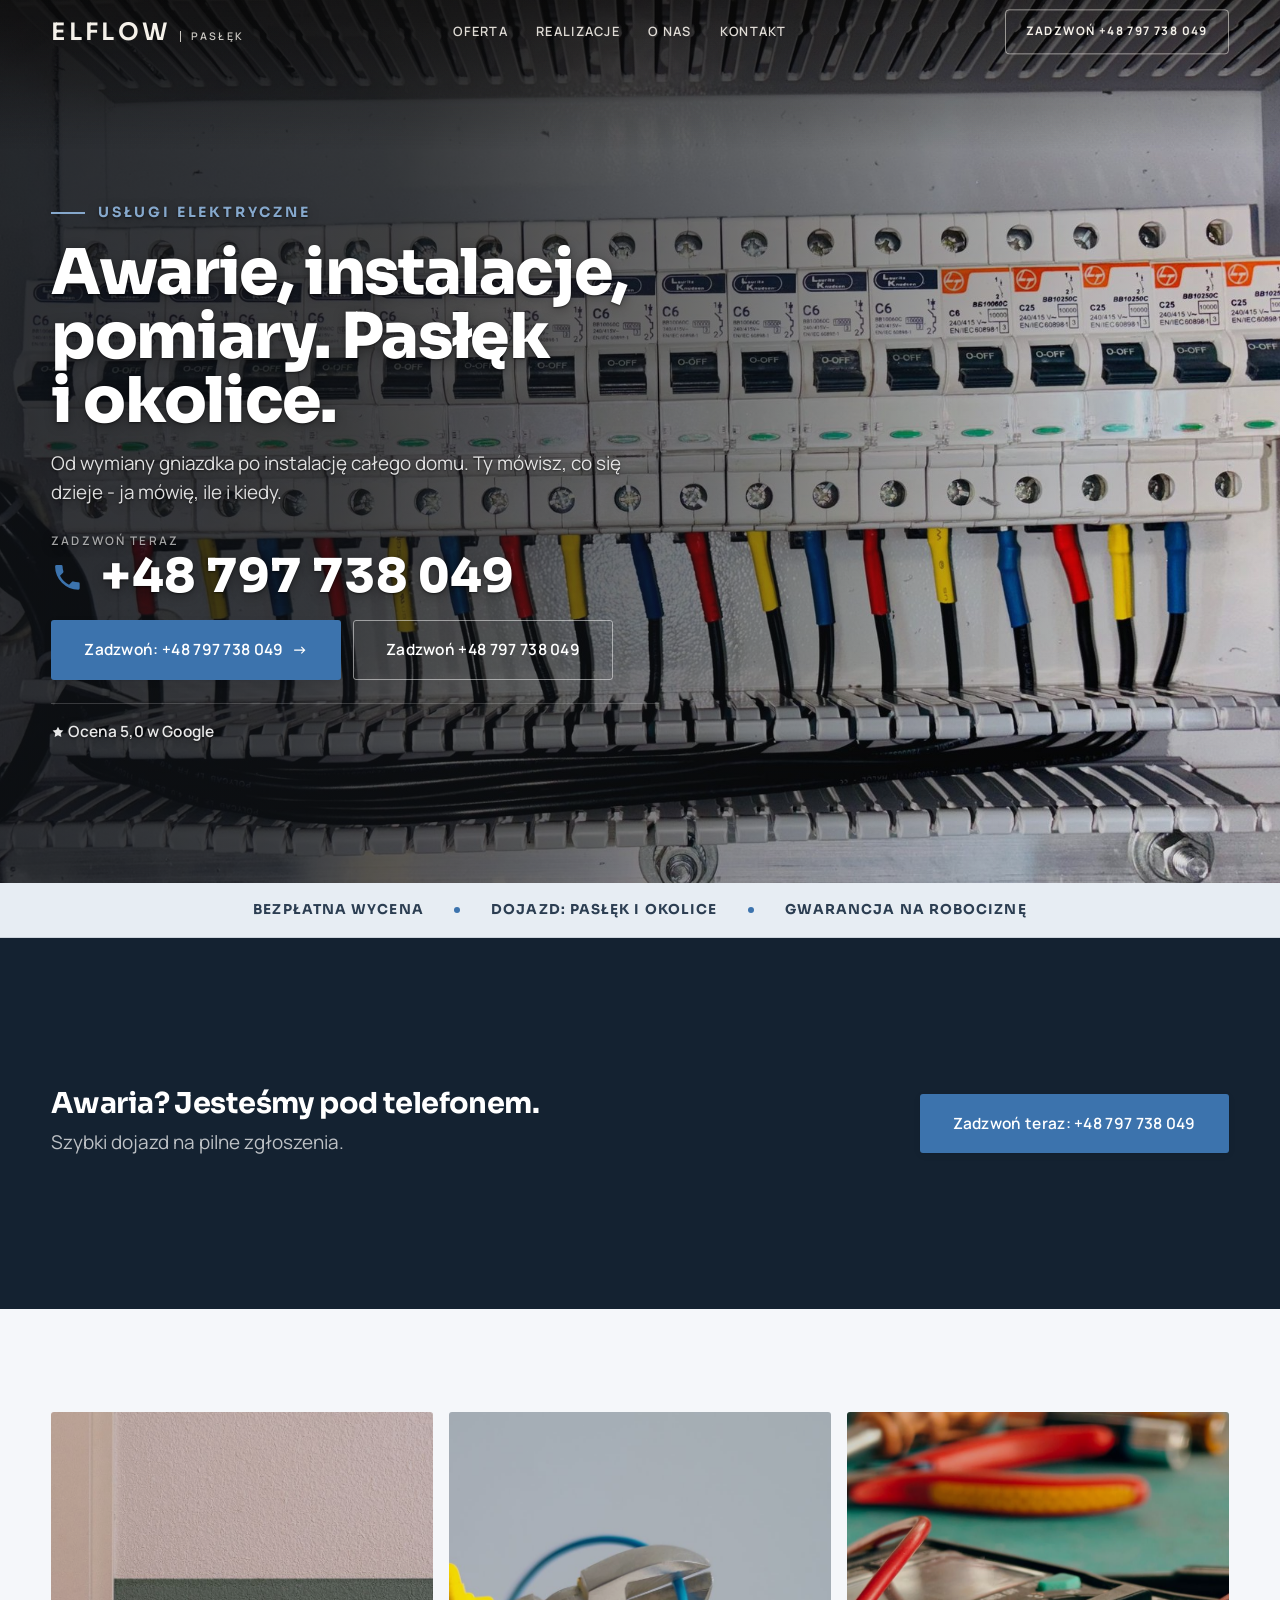
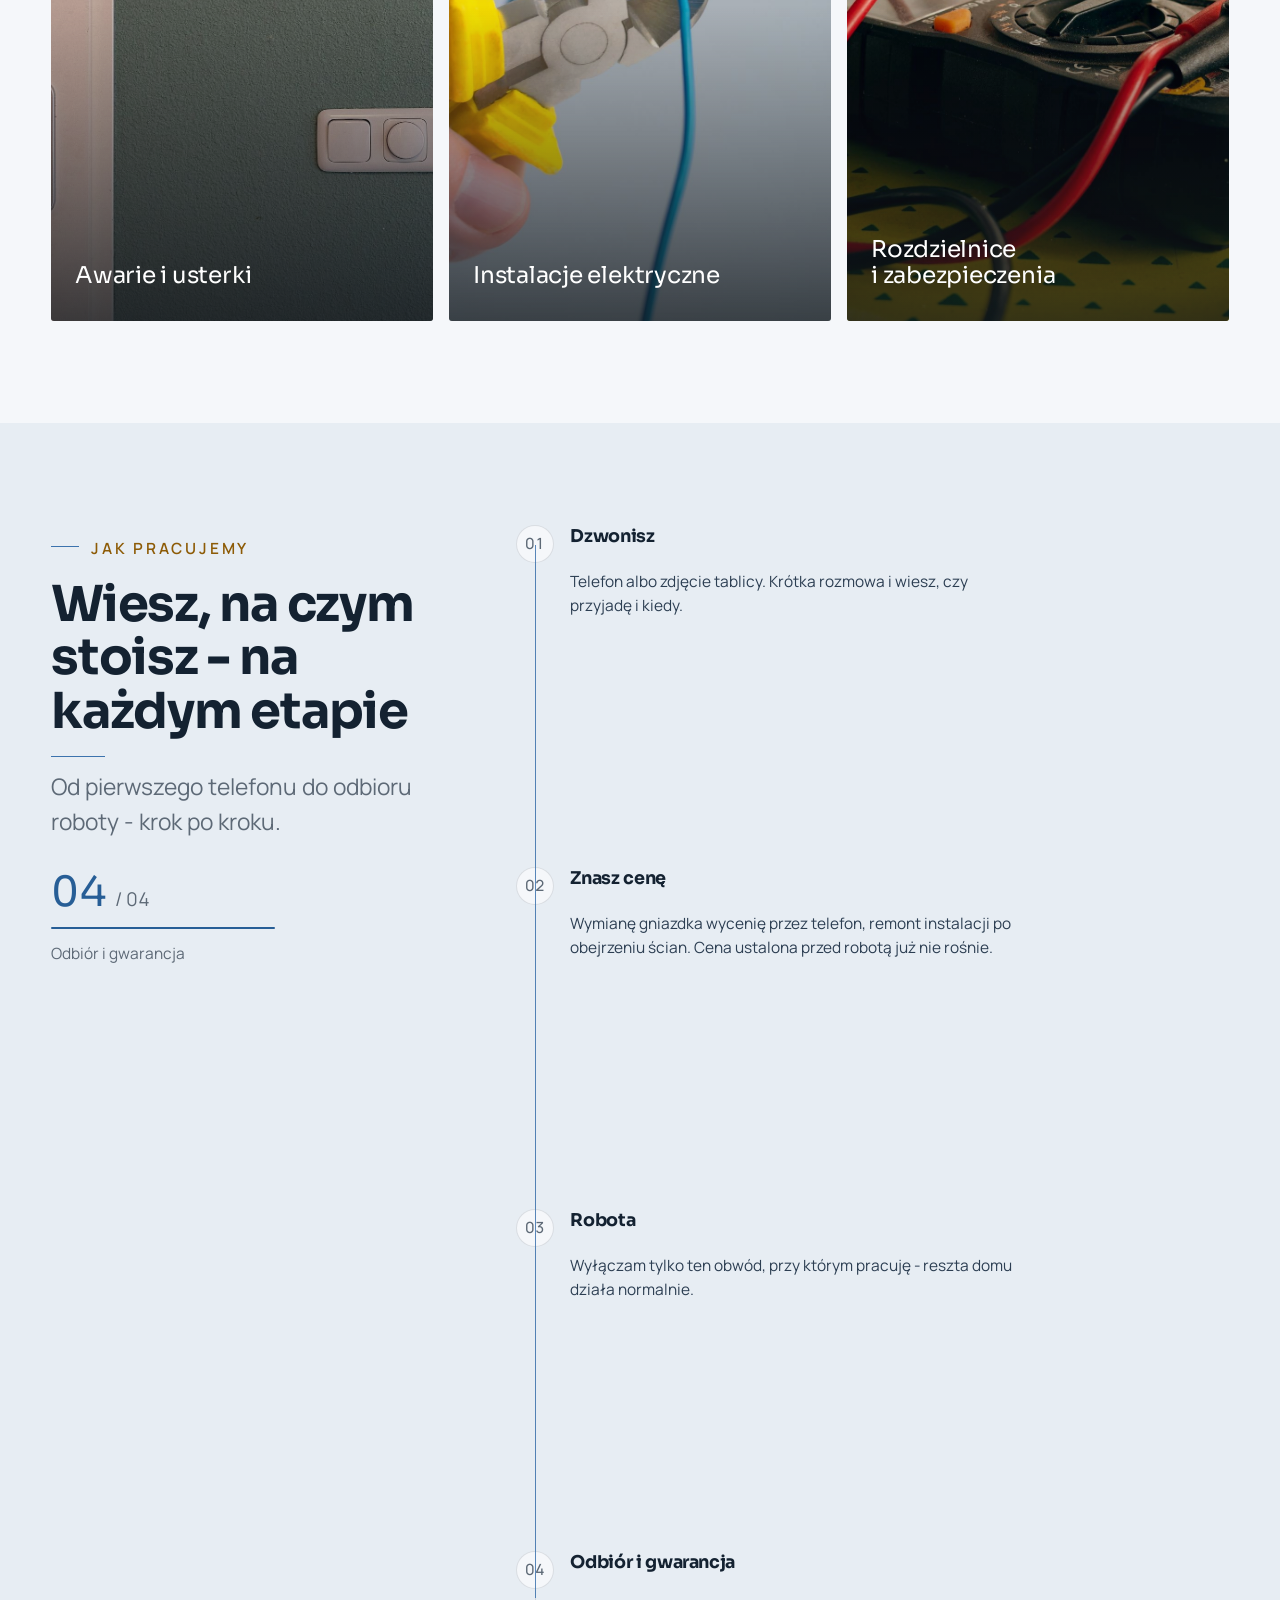
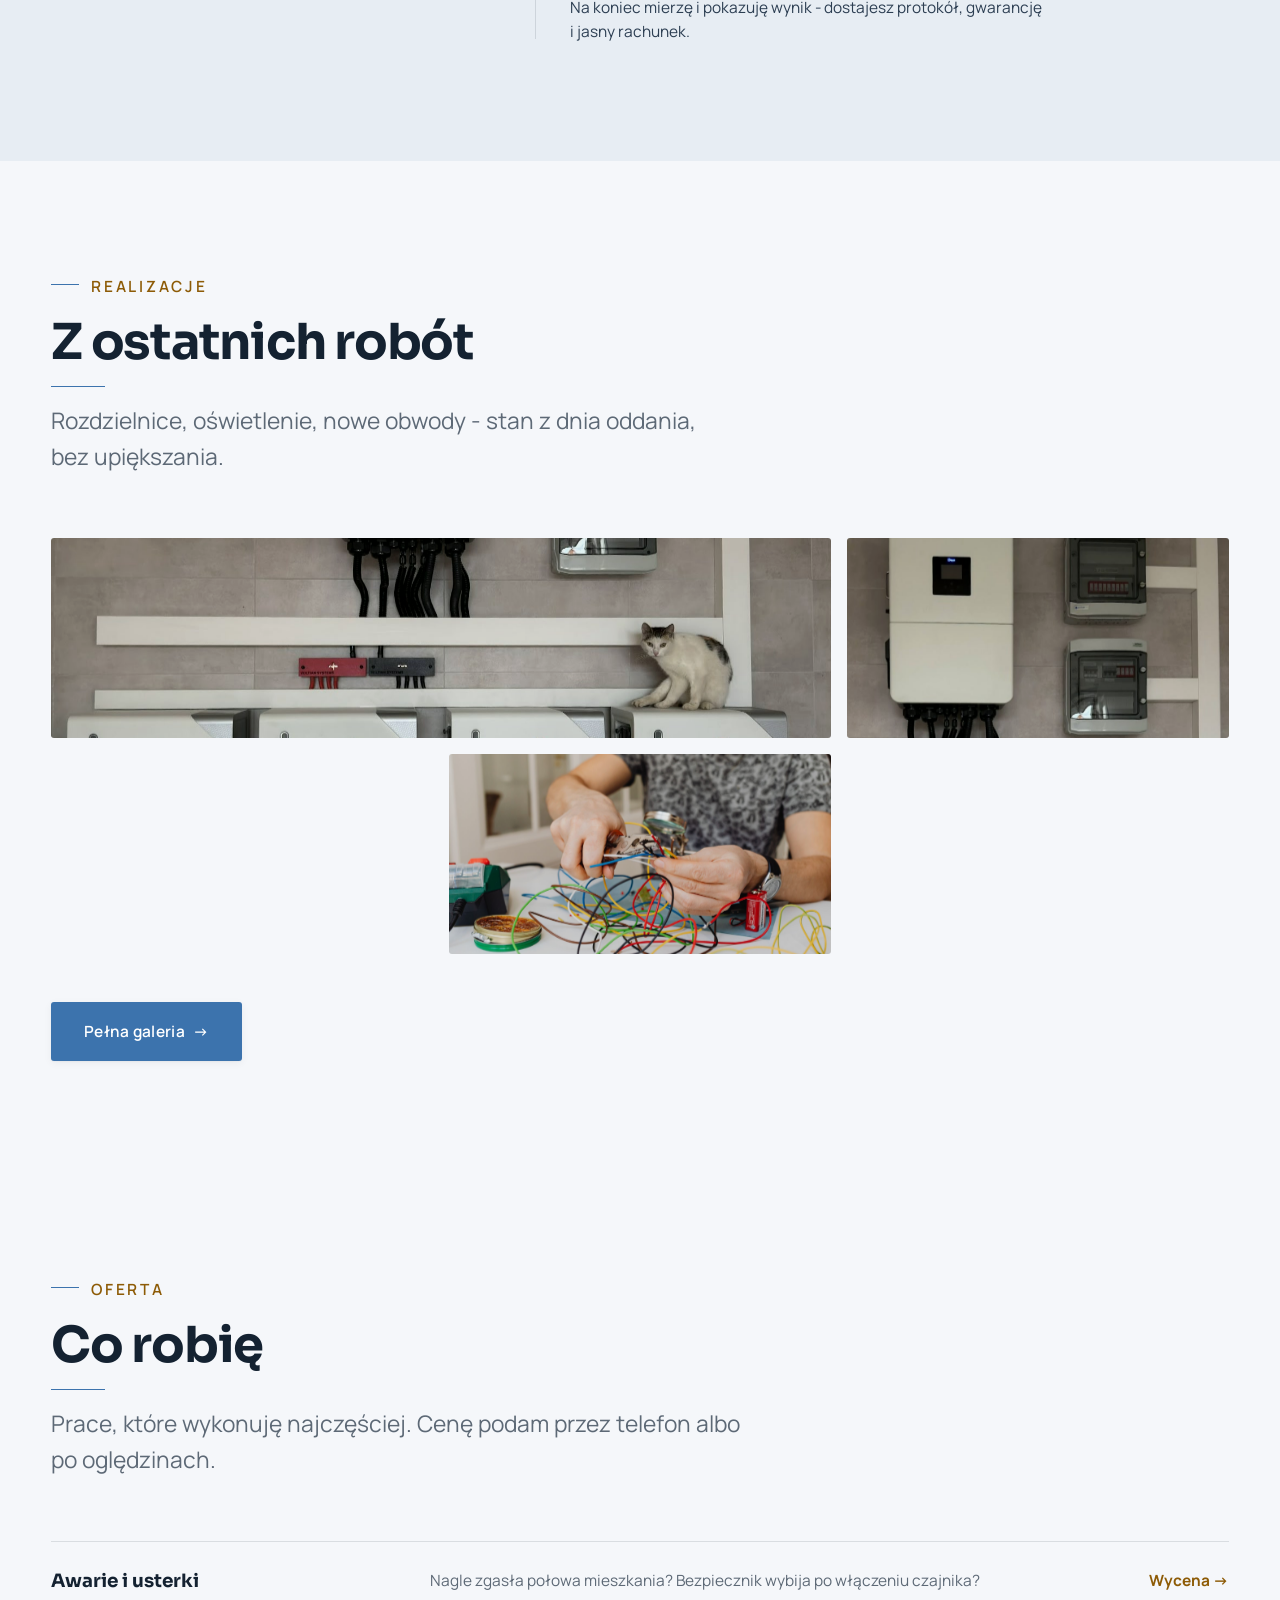
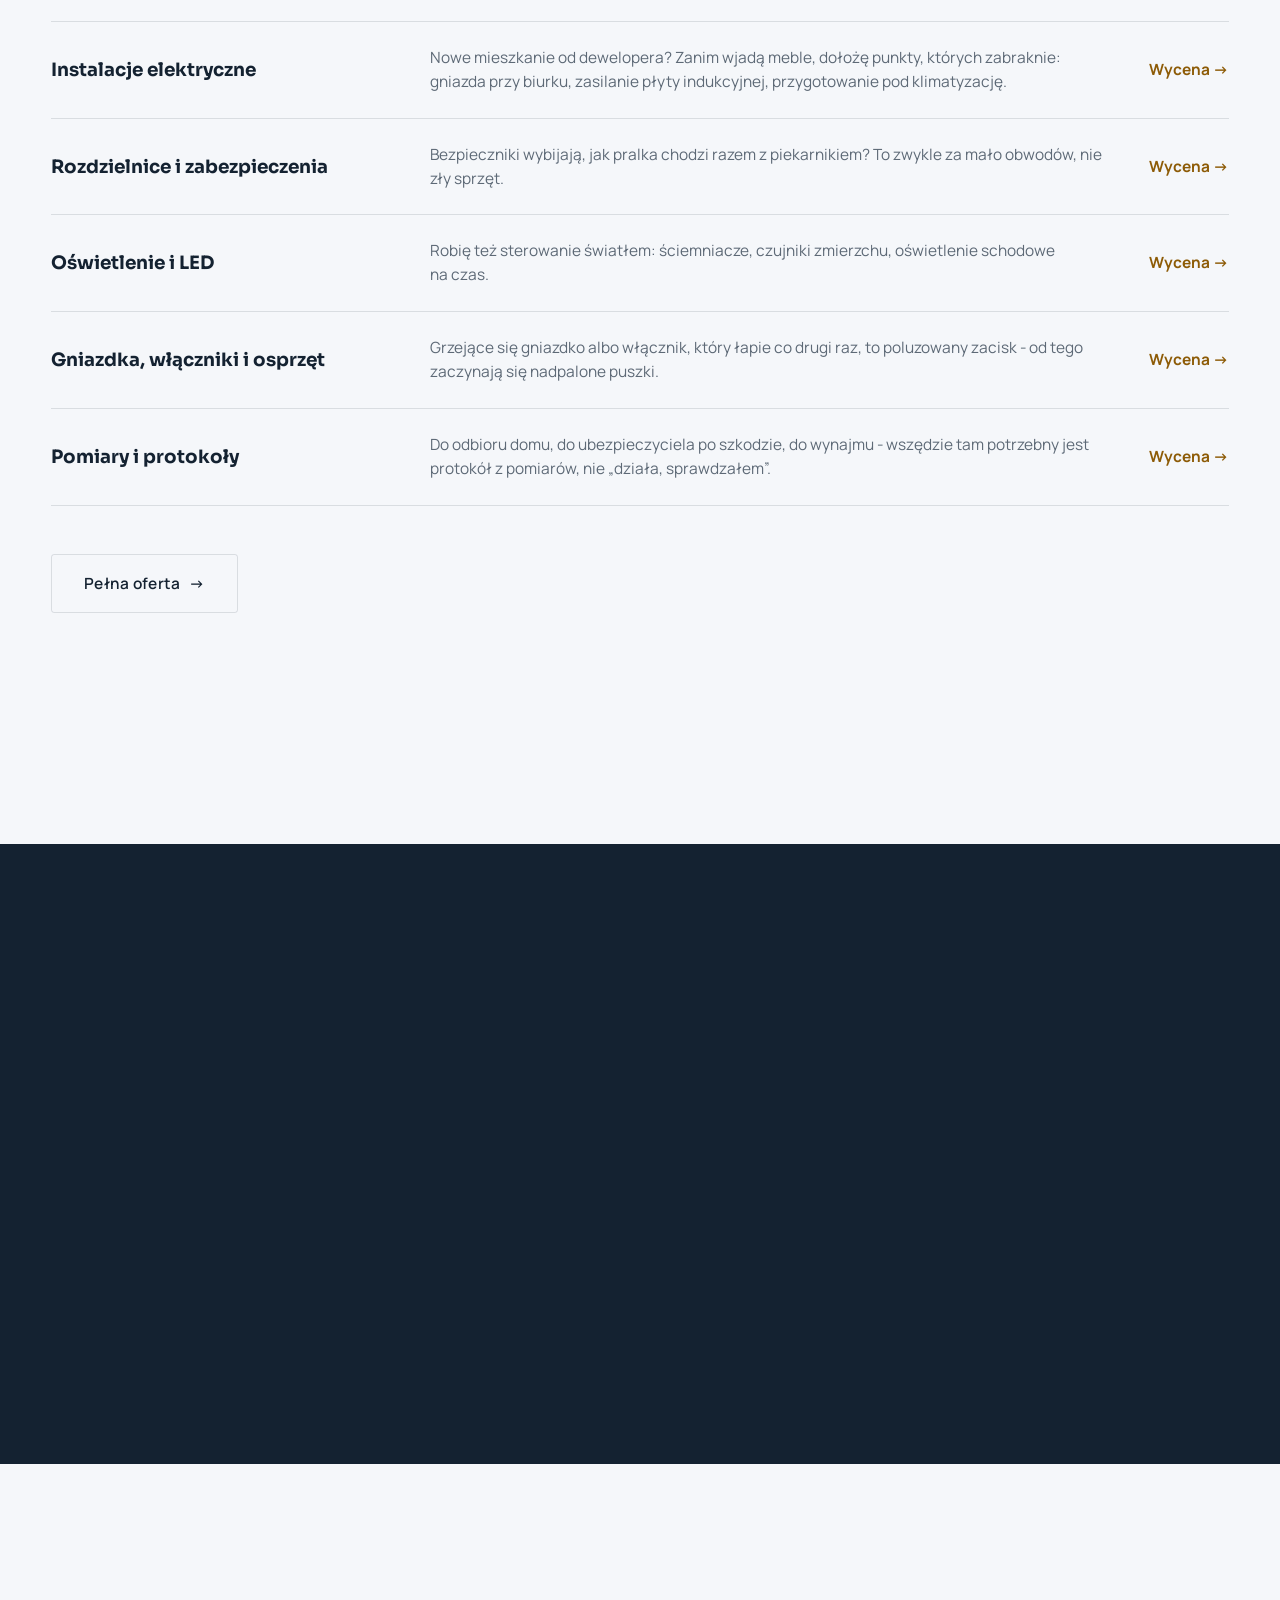
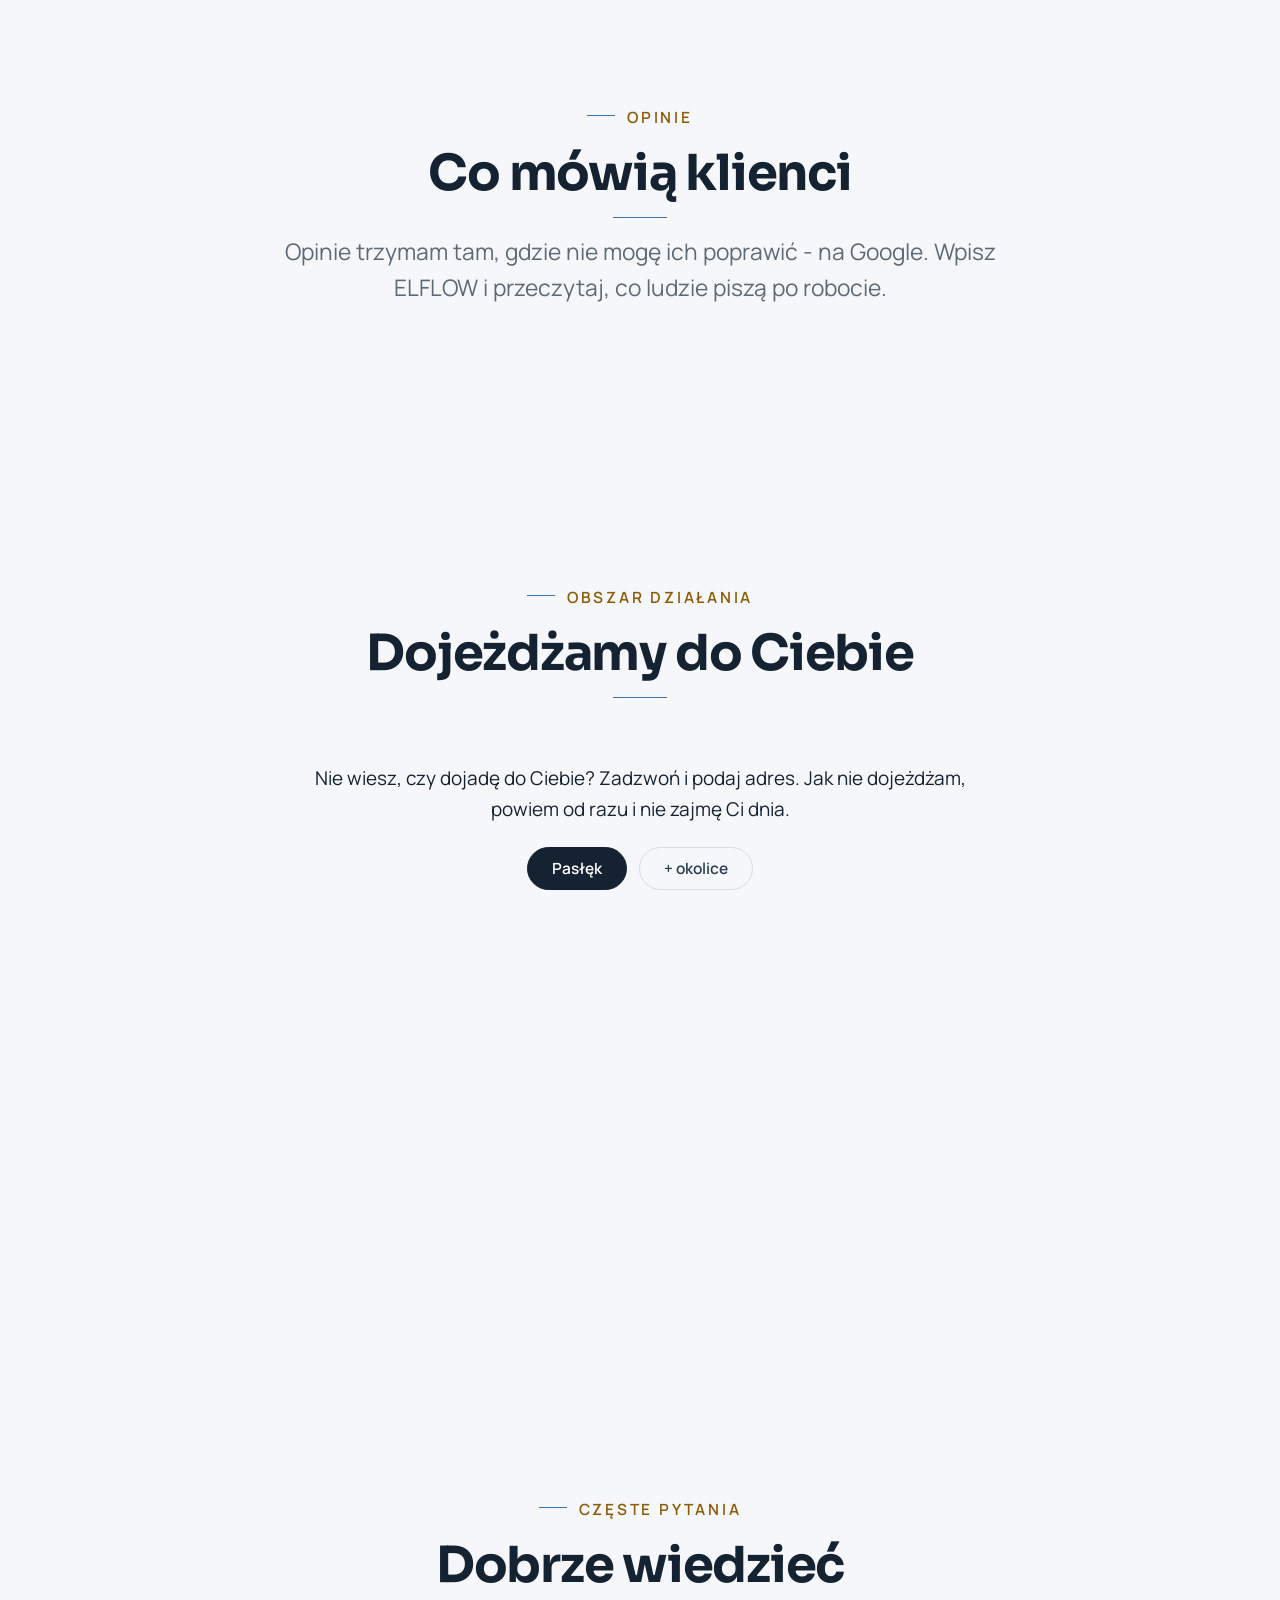
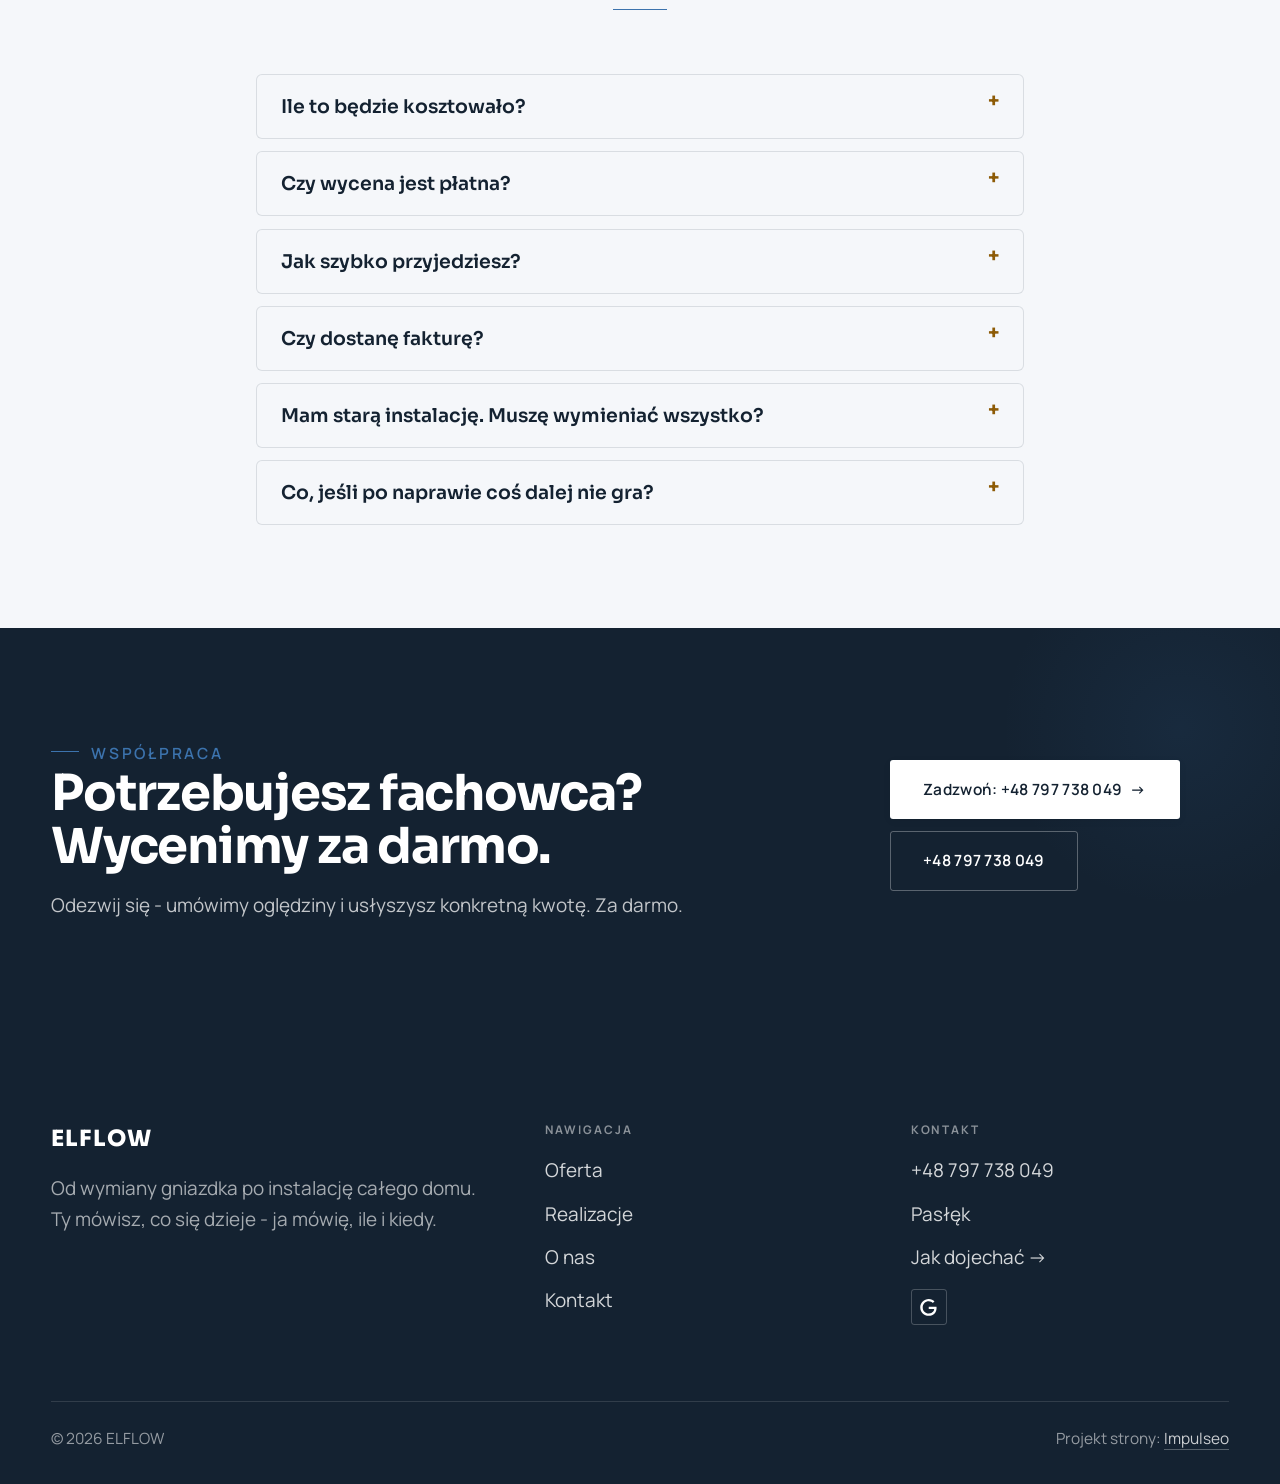
<file: index.html>
<!DOCTYPE html>
<html lang="pl">
<head>
<meta charset="UTF-8">
<meta name="viewport" content="width=device-width, initial-scale=1.0">
<title>ELFLOW - elektryk, awarie i instalacje</title>
<meta name="description" content="Elektryk w Pasłęku z dojazdem. Awarie, instalacje, rozdzielnice, oświetlenie, pomiary z protokołem. Cenę znasz przed robotą. Zadzwoń: +48 797 738 049.">
<link rel="canonical" href="https://kris20032.github.io/elflow/">
<meta name="robots" content="noindex, nofollow">
<meta property="og:type" content="website">
<meta property="og:locale" content="pl_PL">
<meta property="og:site_name" content="ELFLOW">
<meta property="og:title" content="ELFLOW - elektryk, awarie i instalacje">
<meta property="og:description" content="Elektryk w Pasłęku z dojazdem. Awarie, instalacje, rozdzielnice, oświetlenie, pomiary z protokołem. Cenę znasz przed robotą. Zadzwoń: +48 797 738 049.">
<meta property="og:url" content="https://kris20032.github.io/elflow/">
<meta property="og:image" content="https://kris20032.github.io/elflow/img/og.jpg">
<meta property="og:image:width" content="1200">
<meta property="og:image:height" content="630">
<meta name="twitter:card" content="summary_large_image">
<script type="application/ld+json">{"@context": "https://schema.org", "@type": "Electrician", "name": "ELFLOW", "url": "https://kris20032.github.io/elflow/", "telephone": "+48797738049", "image": "https://kris20032.github.io/elflow/img/og.jpg", "areaServed": "Pasłęk", "sameAs": ["https://www.google.com/maps/place/ELFLOW/data=!4m2!3m1!1s0x8f6db545b388a9f5:0xc6d805b376916774"]}</script>
<link rel="preconnect" href="https://fonts.googleapis.com">
<link rel="preconnect" href="https://fonts.gstatic.com" crossorigin>
<link href="https://fonts.googleapis.com/css2?family=Sora:wght@600;700;800&family=Manrope:wght@400;500;600&display=swap" rel="stylesheet">
<link rel="stylesheet" href="assets/styles.css?v=f8f9f947">
</head>
<body>

<header class="nav">
  <div class="wrap nav-inner">
    <a class="brand" href="index.html"><span class="name">ELFLOW</span><span class="sub">Pasłęk</span></a>
    <nav class="nav-links">
      <a href="oferta.html">Oferta</a>
      <a href="realizacje.html">Realizacje</a>
      <a href="o-nas.html">O nas</a>
      <a href="kontakt.html">Kontakt</a>
      <a href="tel:+48797738049" class="btn btn-accent">Zadzwoń +48 797 738 049</a>
    </nav>
    <button class="nav-toggle" aria-label="Menu"><span></span><span></span><span></span></button>
  </div>
</header>

<main>
<section class="hero-fach">
  <img class="hf-photo" src="img/hero.jpg" fetchpriority="high" data-rotate="img/g15.jpg|img/g14.jpg" alt="ELFLOW" width="1880" height="1251">
  <div class="hf-panel">
    <div class="hf-inner">
      <span class="hf-kicker">Usługi elektryczne</span>
      <h1 class="hf-title">Awarie, instalacje, pomiary. Pasłęk i okolice. <em></em></h1>
      <p class="hf-lead">Od wymiany gniazdka po instalację całego domu. Ty mówisz, co się dzieje - ja mówię, ile i kiedy.</p>
      <a class="hf-phone" href="tel:+48797738049"><span class="hf-phone-lab">Zadzwoń teraz</span><span class="hf-phone-num"><svg class="ico-tel" width="16" height="16" viewBox="0 0 24 24" fill="none" aria-hidden="true"><path d="M6.6 10.8a15.5 15.5 0 0 0 6.6 6.6l2.2-2.2a1 1 0 0 1 1-.24 11.4 11.4 0 0 0 3.6.58 1 1 0 0 1 1 1V20a1 1 0 0 1-1 1A17 17 0 0 1 3 4a1 1 0 0 1 1-1h3.5a1 1 0 0 1 1 1c0 1.25.2 2.46.58 3.6a1 1 0 0 1-.25 1l-2.23 2.2Z" fill="currentColor"/></svg> +48 797 738 049</span></a>
      <div class="hf-actions">
        <a href="kontakt.html" class="btn btn-accent">Zadzwoń: +48 797 738 049 <span class="arr">→</span></a>
        <a href="tel:+48797738049" class="btn btn-ghost hf-ghost">Zadzwoń +48 797 738 049</a>
      </div>
      <div class="hf-trust"><svg class="ico-star" width="14" height="14" viewBox="0 0 24 24" style="vertical-align:-2px" aria-hidden="true"><path d="M12 2.8l2.85 5.8 6.4.93-4.63 4.5 1.1 6.37L12 17.4l-5.72 3 1.1-6.37-4.63-4.5 6.4-.93L12 2.8Z" fill="currentColor"/></svg> Ocena 5,0 w Google</div>
    </div>
  </div>
</section>
<section class="fach-promise">
  <div class="wrap">
    <ul class="fp-row reveal"><li>Bezpłatna wycena</li><li>Dojazd: Pasłęk i okolice</li><li>Gwarancja na robociznę</li></ul>
  </div>
</section>
<section class="awaria">
  <div class="wrap">
      <div class="reveal">
        <h3>Awaria? Jesteśmy pod telefonem.</h3>
        <p>Szybki dojazd na pilne zgłoszenia.</p>
      </div>
      <a class="btn btn-accent" href="tel:+48797738049">Zadzwoń teraz: +48 797 738 049</a>
  </div>
</section>
<section class="gateways-band">
  <div class="wrap">
    <div class="gateways">
      <a href="oferta.html" class="gateway reveal"><img src="img/g4.jpg" alt="Awarie i usterki" loading="lazy" width="1880" height="1255" decoding="async"><span class="g-ttl">Awarie i usterki</span></a>
      <a href="oferta.html" class="gateway reveal"><img src="img/g5.jpg" alt="Instalacje elektryczne" loading="lazy" width="1880" height="1253" decoding="async"><span class="g-ttl">Instalacje elektryczne</span></a>
      <a href="oferta.html" class="gateway reveal"><img src="img/g6.jpg" alt="Rozdzielnice i zabezpieczenia" loading="lazy" width="1731" height="1300" decoding="async"><span class="g-ttl">Rozdzielnice i zabezpieczenia</span></a>
    </div>
  </div>
</section>
<section class="proces proces-os fachowcy">
  <div class="wrap proc-grid">
    <div class="proc-side">
      <div class="head reveal">
        <span class="eyebrow">Jak pracujemy</span>
        <h2>Wiesz, na czym stoisz - na każdym etapie</h2>
        <p>Od pierwszego telefonu do odbioru roboty - krok po kroku.</p>
      </div>
      <div class="proc-count" aria-hidden="true"><span class="pc-cur">01</span><span class="pc-all">/ 04</span></div>
      <div class="proc-bar" aria-hidden="true"><i></i></div>
      <p class="proc-now" aria-hidden="true">Dzwonisz</p>
    </div>
    <ol class="proces-line">
      <li class="reveal"><span class="pno">01</span><h3>Dzwonisz</h3><p>Telefon albo zdjęcie tablicy. Krótka rozmowa i wiesz, czy przyjadę i kiedy.</p></li>
      <li class="reveal"><span class="pno">02</span><h3>Znasz cenę</h3><p>Wymianę gniazdka wycenię przez telefon, remont instalacji po obejrzeniu ścian. Cena ustalona przed robotą już nie rośnie.</p></li>
      <li class="reveal"><span class="pno">03</span><h3>Robota</h3><p>Wyłączam tylko ten obwód, przy którym pracuję - reszta domu działa normalnie.</p></li>
      <li class="reveal"><span class="pno">04</span><h3>Odbiór i gwarancja</h3><p>Na koniec mierzę i pokazuję wynik - dostajesz protokół, gwarancję i jasny rachunek.</p></li>
    </ol>
  </div>
</section>
<section>
  <div class="wrap">
    <div class="head reveal">
      <span class="eyebrow">Realizacje</span>
      <h2>Z ostatnich robót</h2>
      <p>Rozdzielnice, oświetlenie, nowe obwody - stan z dnia oddania, bez upiększania.</p>
    </div>
    <div class="gallery">
      <div class="tile t-two3 reveal"><img src="img/g1.jpg" alt="Falownik hybrydowy i cztery magazyny energii - realizacja ELFLOW" loading="lazy" width="1434" height="1936" decoding="async"></div>
      <div class="tile t-third reveal"><img src="img/g2.jpg" alt="Falownik hybrydowy i rozdzielnice - realizacja ELFLOW" loading="lazy" width="890" height="678" decoding="async"></div>
      <div class="tile t-third reveal"><img src="img/g3.jpg" alt="Magazyny energii - realizacja ELFLOW" loading="lazy" width="1390" height="632" decoding="async"></div>
      <div class="tile t-third reveal"><img src="img/g7.jpg" alt="ELFLOW" loading="lazy" width="1880" height="1253" decoding="async"></div>
      <div class="tile t-third reveal"><img src="img/g8.jpg" alt="ELFLOW" loading="lazy" width="1880" height="1357" decoding="async"></div>
    </div>
    <div style="margin-top:var(--space-7)" class="reveal"><a href="realizacje.html" class="btn btn-accent">Pełna galeria <span class="arr">→</span></a></div>
  </div>
</section>
<section class="fach-uslugi">
  <div class="wrap">
    <div class="head reveal">
      <span class="eyebrow">Oferta</span>
      <h2>Co robię</h2>
      <p>Prace, które wykonuję najczęściej. Cenę podam przez telefon albo po oględzinach.</p>
    </div>
    <ul class="fu-list">
      <li class="fu-row reveal"><div class="fu-name">Awarie i usterki</div><div class="fu-desc">Nagle zgasła połowa mieszkania? Bezpiecznik wybija po włączeniu czajnika?</div><a class="fu-cta" href="kontakt.html">Wycena <span class="arr">→</span></a></li>
      <li class="fu-row reveal"><div class="fu-name">Instalacje elektryczne</div><div class="fu-desc">Nowe mieszkanie od dewelopera? Zanim wjadą meble, dołożę punkty, których zabraknie: gniazda przy biurku, zasilanie płyty indukcyjnej, przygotowanie pod klimatyzację.</div><a class="fu-cta" href="kontakt.html">Wycena <span class="arr">→</span></a></li>
      <li class="fu-row reveal"><div class="fu-name">Rozdzielnice i zabezpieczenia</div><div class="fu-desc">Bezpieczniki wybijają, jak pralka chodzi razem z piekarnikiem? To zwykle za mało obwodów, nie zły sprzęt.</div><a class="fu-cta" href="kontakt.html">Wycena <span class="arr">→</span></a></li>
      <li class="fu-row reveal"><div class="fu-name">Oświetlenie i LED</div><div class="fu-desc">Robię też sterowanie światłem: ściemniacze, czujniki zmierzchu, oświetlenie schodowe na czas.</div><a class="fu-cta" href="kontakt.html">Wycena <span class="arr">→</span></a></li>
      <li class="fu-row reveal"><div class="fu-name">Gniazdka, włączniki i osprzęt</div><div class="fu-desc">Grzejące się gniazdko albo włącznik, który łapie co drugi raz, to poluzowany zacisk - od tego zaczynają się nadpalone puszki.</div><a class="fu-cta" href="kontakt.html">Wycena <span class="arr">→</span></a></li>
      <li class="fu-row reveal"><div class="fu-name">Pomiary i protokoły</div><div class="fu-desc">Do odbioru domu, do ubezpieczyciela po szkodzie, do wynajmu - wszędzie tam potrzebny jest protokół z pomiarów, nie „działa, sprawdzałem”.</div><a class="fu-cta" href="kontakt.html">Wycena <span class="arr">→</span></a></li>
    </ul>
    <div style="margin-top:var(--space-7)" class="reveal"><a href="oferta.html" class="btn btn-ghost">Pełna oferta <span class="arr">→</span></a></div>
  </div>
</section>
<section class="stopklatka" aria-hidden="true">
  <div class="stk-bg" style="background-image:url(img/g9.jpg)"></div>
</section>
<section class="opinie op-fallback">
  <div class="wrap">
    <div class="head center reveal">
      <span class="eyebrow">Opinie</span>
      <h2>Co mówią klienci</h2>
      <p>Opinie trzymam tam, gdzie nie mogę ich poprawić - na Google. Wpisz ELFLOW i przeczytaj, co ludzie piszą po robocie.</p>
    </div>
  </div>
</section>
<section class="obszar">
  <div class="wrap">
    <div class="head center reveal">
      <span class="eyebrow">Obszar działania</span>
      <h2>Dojeżdżamy do Ciebie</h2>
    </div>
    <p class="obszar-txt reveal" style="text-align:center;max-width:60ch;margin:0 auto 1.4rem">Nie wiesz, czy dojadę do Ciebie? Zadzwoń i podaj adres. Jak nie dojeżdżam, powiem od razu i nie zajmę Ci dnia.</p>
    <ul class="obszar-list reveal"><li class="is-home">Pasłęk</li><li>+ okolice</li></ul>
    <div class="obszar-mapa reveal" style="margin-top:var(--space-7)">
      <iframe title="Obszar działania - Pasłęk i okolice" src="https://maps.google.com/maps?q=ELFLOW%20Pas%C5%82%C4%99k&amp;z=11&amp;output=embed" loading="lazy" referrerpolicy="no-referrer-when-downgrade" style="width:100%;height:clamp(280px,38vh,420px);border:0;display:block;border-radius:var(--r-md)"></iframe>
    </div>
  </div>
</section>
<section class="faq-klinika">
  <div class="wrap">
    <div class="head center reveal">
      <span class="eyebrow">Częste pytania</span>
      <h2>Dobrze wiedzieć</h2>
    </div>
    <div class="faq-list">
      <details class="faq-item reveal"><summary>Ile to będzie kosztowało?</summary><p>Zależy, co się dzieje - dlatego wypytuję przez telefon i od razu podaję widełki. Ostateczną cenę ustalamy przy oględzinach, zanim zacznę.</p></details>
      <details class="faq-item reveal"><summary>Czy wycena jest płatna?</summary><p>Za obejrzenie i wycenę nie biorę pieniędzy. Płacisz za robotę, nie za rozmowę o niej.</p></details>
      <details class="faq-item reveal"><summary>Jak szybko przyjedziesz?</summary><p>Brak prądu w całym domu to pilny wyjazd - przestawiam grafik. Dołożenie gniazdka spokojnie poczeka na umówiony termin.</p></details>
      <details class="faq-item reveal"><summary>Czy dostanę fakturę?</summary><p>Tak, na firmę albo na osobę prywatną. Dokument dostajesz od razu - razem z protokołem, jeśli robiłem pomiary.</p></details>
      <details class="faq-item reveal"><summary>Mam starą instalację. Muszę wymieniać wszystko?</summary><p>Niekoniecznie. Najpierw pomiary - one pokazują, co naprawdę jest groźne, a co jeszcze posłuży. Czasem wystarczy nowa tablica i osobny obwód do kuchni, a reszta może poczekać do remontu.</p></details>
      <details class="faq-item reveal"><summary>Co, jeśli po naprawie coś dalej nie gra?</summary><p>Wracam i mierzę jeszcze raz. Moja wina - poprawiam za darmo; wyszło coś nowego - mówię wprost, co i za ile.</p></details>
    </div>
  </div>
</section>
<section class="cta">
  <div class="wrap">
    <div class="reveal">
      <span class="eyebrow">Współpraca</span>
      <h2>Potrzebujesz fachowca? Wycenimy za darmo.</h2>
      <p>Odezwij się - umówimy oględziny i usłyszysz konkretną kwotę. Za darmo.</p>
    </div>
    <div class="cta-actions reveal">
      <a href="kontakt.html" class="btn btn-light">Zadzwoń: +48 797 738 049 <span class="arr">→</span></a>
      <a href="tel:+48797738049" class="btn btn-ghost btn-ghost-cta">+48 797 738 049</a>
    </div>
  </div>
</section>
</main>

<footer>
  <div class="wrap">
    <div class="foot-grid">
      <div class="foot-brand">
        <div class="name">ELFLOW</div>
        <p>Od wymiany gniazdka po instalację całego domu. Ty mówisz, co się dzieje - ja mówię, ile i kiedy.</p>
      </div>
      <div class="foot-col">
        <h4>Nawigacja</h4>
        <a href="oferta.html">Oferta</a>
        <a href="realizacje.html">Realizacje</a>
        <a href="o-nas.html">O nas</a>
        <a href="kontakt.html">Kontakt</a>
      </div>
      <div class="foot-col">
        <h4>Kontakt</h4>
        <a href="tel:+48797738049">+48 797 738 049</a>
        <p>Pasłęk</p>
        <a href="https://www.google.com/maps/place/ELFLOW/data=!4m2!3m1!1s0x8f6db545b388a9f5:0xc6d805b376916774" target="_blank" rel="noopener">Jak dojechać →</a>
      <div class="foot-soc">
        <a class="soc" href="https://www.google.com/maps/place/ELFLOW/data=!4m2!3m1!1s0x8f6db545b388a9f5:0xc6d805b376916774" target="_blank" rel="noopener" aria-label="Google - ELFLOW"><svg viewBox="0 0 24 24" aria-hidden="true" focusable="false"><path d="M12.48 10.92v3.28h7.84c-.24 1.84-.853 3.187-1.787 4.133-1.147 1.147-2.933 2.4-6.053 2.4-4.827 0-8.6-3.893-8.6-8.72s3.773-8.72 8.6-8.72c2.6 0 4.507 1.027 5.907 2.347l2.307-2.307C18.747 1.44 16.133 0 12.48 0 5.867 0 .307 5.387.307 12s5.56 12 12.173 12c3.573 0 6.267-1.173 8.373-3.36 2.16-2.16 2.84-5.213 2.84-7.667 0-.76-.053-1.467-.173-2.053H12.48z" fill="currentColor"/></svg></a>
      </div>
      </div>
    </div>
    <div class="foot-bot">
      <span>© 2026 ELFLOW</span>
      <span>Projekt strony: <a class="foot-credit" href="https://impulseo.pl" target="_blank" rel="noopener">Impulseo</a></span>
    </div>
  </div>
</footer>
<div class="sticky-call"><a class="sc-call" href="tel:+48797738049"><svg class="ico-tel" width="16" height="16" viewBox="0 0 24 24" fill="none" aria-hidden="true"><path d="M6.6 10.8a15.5 15.5 0 0 0 6.6 6.6l2.2-2.2a1 1 0 0 1 1-.24 11.4 11.4 0 0 0 3.6.58 1 1 0 0 1 1 1V20a1 1 0 0 1-1 1A17 17 0 0 1 3 4a1 1 0 0 1 1-1h3.5a1 1 0 0 1 1 1c0 1.25.2 2.46.58 3.6a1 1 0 0 1-.25 1l-2.23 2.2Z" fill="currentColor"/></svg> Zadzwoń</a><a class="sc-quote" href="kontakt.html">Zadzwoń: +48 797 738 049</a></div>
<div class="demo-wazne" data-do="2026-10-20" data-cykl="3" hidden><svg class="dw-ico" width="13" height="13" viewBox="0 0 24 24" fill="none" aria-hidden="true"><circle cx="12" cy="12" r="8.6" stroke="currentColor" stroke-width="1.8"/><path d="M12 7.2V12l3.3 2" stroke="currentColor" stroke-width="1.8" stroke-linecap="round"/></svg><span class="dw-txt"></span></div>

<script src="assets/main.js"></script>
</body>
</html>
</file>
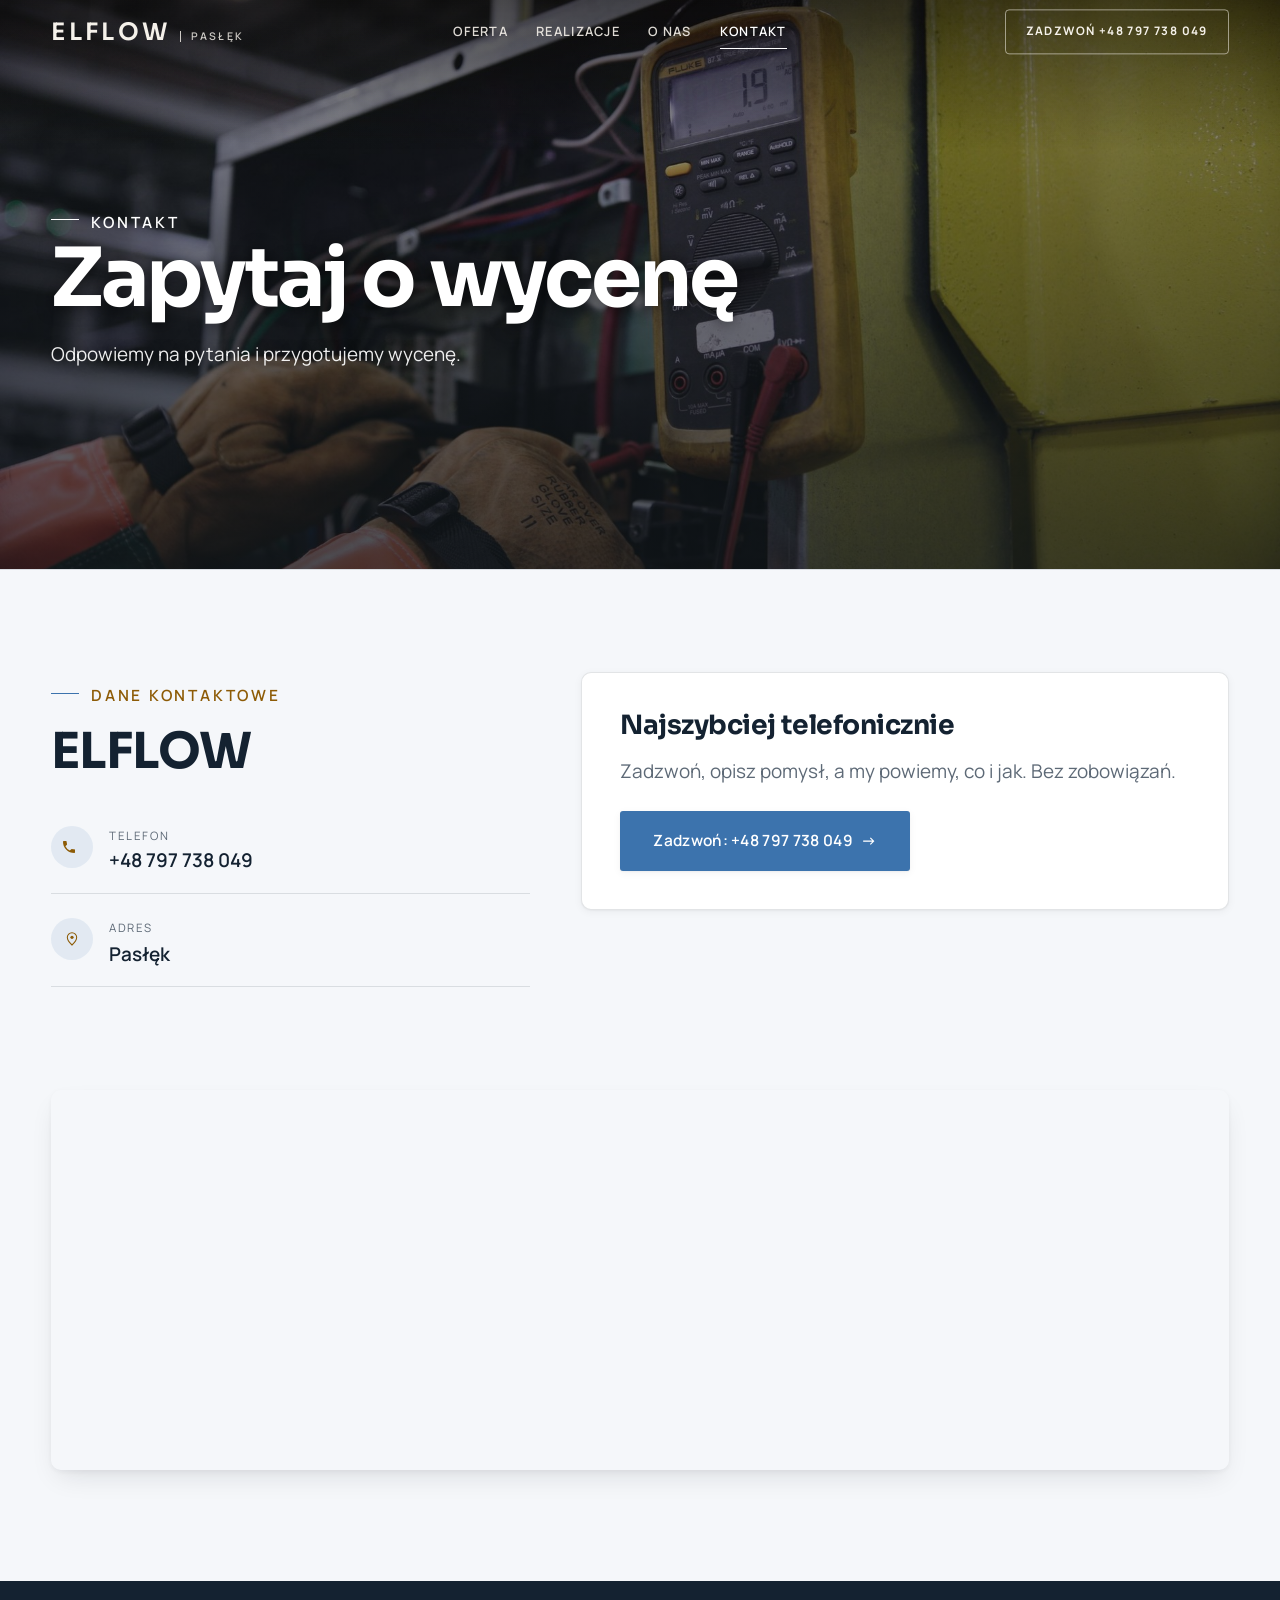
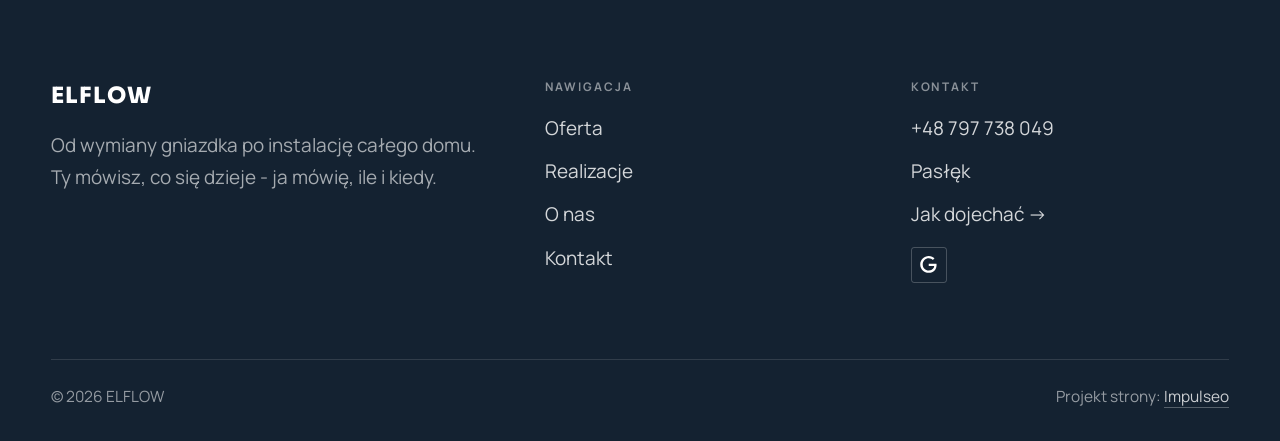
<file: kontakt.html>
<!DOCTYPE html>
<html lang="pl">
<head>
<meta charset="UTF-8">
<meta name="viewport" content="width=device-width, initial-scale=1.0">
<title>Kontakt - ELFLOW</title>
<meta name="description" content="Kontakt ELFLOW - Pasłęk">
<link rel="canonical" href="https://kris20032.github.io/elflow/kontakt.html">
<meta name="robots" content="noindex, nofollow">
<meta property="og:type" content="website">
<meta property="og:locale" content="pl_PL">
<meta property="og:site_name" content="ELFLOW">
<meta property="og:title" content="Kontakt - ELFLOW">
<meta property="og:description" content="Kontakt ELFLOW - Pasłęk">
<meta property="og:url" content="https://kris20032.github.io/elflow/kontakt.html">
<meta property="og:image" content="https://kris20032.github.io/elflow/img/og.jpg">
<meta property="og:image:width" content="1200">
<meta property="og:image:height" content="630">
<meta name="twitter:card" content="summary_large_image">
<link rel="preconnect" href="https://fonts.googleapis.com">
<link rel="preconnect" href="https://fonts.gstatic.com" crossorigin>
<link href="https://fonts.googleapis.com/css2?family=Sora:wght@600;700;800&family=Manrope:wght@400;500;600&display=swap" rel="stylesheet">
<link rel="stylesheet" href="assets/styles.css?v=f8f9f947">
</head>
<body>

<header class="nav">
  <div class="wrap nav-inner">
    <a class="brand" href="index.html"><span class="name">ELFLOW</span><span class="sub">Pasłęk</span></a>
    <nav class="nav-links">
      <a href="oferta.html">Oferta</a>
      <a href="realizacje.html">Realizacje</a>
      <a href="o-nas.html">O nas</a>
      <a href="kontakt.html" class="active" aria-current="page">Kontakt</a>
      <a href="tel:+48797738049" class="btn btn-accent">Zadzwoń +48 797 738 049</a>
    </nav>
    <button class="nav-toggle" aria-label="Menu"><span></span><span></span><span></span></button>
  </div>
</header>

<main>
<section class="pagehead">
  <img src="img/g9.jpg" alt="ELFLOW - Zapytaj o wycenę" width="1880" height="992" decoding="async">
  <div class="wrap">
    <span class="eyebrow">Kontakt</span>
    <h1>Zapytaj o wycenę</h1>
    <p>Odpowiemy na pytania i przygotujemy wycenę.</p>
  </div>
</section>
<section>
  <div class="wrap contact-grid">
    <div class="reveal">
      <span class="eyebrow">Dane kontaktowe</span>
      <h2 style="margin:var(--space-4) 0 var(--space-6)">ELFLOW</h2>
      <div class="info-list">
        <div class="info-row"><div class="ic"><svg class="ico-tel" width="16" height="16" viewBox="0 0 24 24" fill="none" aria-hidden="true"><path d="M6.6 10.8a15.5 15.5 0 0 0 6.6 6.6l2.2-2.2a1 1 0 0 1 1-.24 11.4 11.4 0 0 0 3.6.58 1 1 0 0 1 1 1V20a1 1 0 0 1-1 1A17 17 0 0 1 3 4a1 1 0 0 1 1-1h3.5a1 1 0 0 1 1 1c0 1.25.2 2.46.58 3.6a1 1 0 0 1-.25 1l-2.23 2.2Z" fill="currentColor"/></svg></div><div><div class="lbl">Telefon</div><a class="val" href="tel:+48797738049">+48 797 738 049</a></div></div>
        <div class="info-row"><div class="ic"><svg class="ico-pin" width="16" height="16" viewBox="0 0 24 24" fill="none" aria-hidden="true"><path d="M12 21s7-6.1 7-11.5A7 7 0 0 0 5 9.5C5 14.9 12 21 12 21Z" stroke="currentColor" stroke-width="1.6" fill="none"/><circle cx="12" cy="9.5" r="2.4" fill="currentColor"/></svg></div><div><div class="lbl">Adres</div><div class="val">Pasłęk</div></div></div>
      </div>
    </div>
    <div class="reveal">
      <div class="form">
        <h3 style="margin-bottom:var(--space-4)">Najszybciej telefonicznie</h3>
        <p class="muted" style="margin-bottom:var(--space-5)">Zadzwoń, opisz pomysł, a my powiemy, co i jak. Bez zobowiązań.</p>
        <a href="tel:+48797738049" class="btn btn-accent" style="justify-content:center">Zadzwoń: +48 797 738 049 <span class="arr">→</span></a>
      </div>
    </div>
  </div>
</section>
<section style="padding-top:0">
  <div class="wrap reveal">
    <iframe class="map" title="ELFLOW - Pasłęk" src="https://maps.google.com/maps?q=ELFLOW%20Pas%C5%82%C4%99k&z=15&output=embed" loading="lazy" referrerpolicy="no-referrer-when-downgrade"></iframe>
  </div>
</section>
</main>

<footer>
  <div class="wrap">
    <div class="foot-grid">
      <div class="foot-brand">
        <div class="name">ELFLOW</div>
        <p>Od wymiany gniazdka po instalację całego domu. Ty mówisz, co się dzieje - ja mówię, ile i kiedy.</p>
      </div>
      <div class="foot-col">
        <h4>Nawigacja</h4>
        <a href="oferta.html">Oferta</a>
        <a href="realizacje.html">Realizacje</a>
        <a href="o-nas.html">O nas</a>
        <a href="kontakt.html">Kontakt</a>
      </div>
      <div class="foot-col">
        <h4>Kontakt</h4>
        <a href="tel:+48797738049">+48 797 738 049</a>
        <p>Pasłęk</p>
        <a href="https://www.google.com/maps/place/ELFLOW/data=!4m2!3m1!1s0x8f6db545b388a9f5:0xc6d805b376916774" target="_blank" rel="noopener">Jak dojechać →</a>
      <div class="foot-soc">
        <a class="soc" href="https://www.google.com/maps/place/ELFLOW/data=!4m2!3m1!1s0x8f6db545b388a9f5:0xc6d805b376916774" target="_blank" rel="noopener" aria-label="Google - ELFLOW"><svg viewBox="0 0 24 24" aria-hidden="true" focusable="false"><path d="M12.48 10.92v3.28h7.84c-.24 1.84-.853 3.187-1.787 4.133-1.147 1.147-2.933 2.4-6.053 2.4-4.827 0-8.6-3.893-8.6-8.72s3.773-8.72 8.6-8.72c2.6 0 4.507 1.027 5.907 2.347l2.307-2.307C18.747 1.44 16.133 0 12.48 0 5.867 0 .307 5.387.307 12s5.56 12 12.173 12c3.573 0 6.267-1.173 8.373-3.36 2.16-2.16 2.84-5.213 2.84-7.667 0-.76-.053-1.467-.173-2.053H12.48z" fill="currentColor"/></svg></a>
      </div>
      </div>
    </div>
    <div class="foot-bot">
      <span>© 2026 ELFLOW</span>
      <span>Projekt strony: <a class="foot-credit" href="https://impulseo.pl" target="_blank" rel="noopener">Impulseo</a></span>
    </div>
  </div>
</footer>
<div class="sticky-call"><a class="sc-call" href="tel:+48797738049"><svg class="ico-tel" width="16" height="16" viewBox="0 0 24 24" fill="none" aria-hidden="true"><path d="M6.6 10.8a15.5 15.5 0 0 0 6.6 6.6l2.2-2.2a1 1 0 0 1 1-.24 11.4 11.4 0 0 0 3.6.58 1 1 0 0 1 1 1V20a1 1 0 0 1-1 1A17 17 0 0 1 3 4a1 1 0 0 1 1-1h3.5a1 1 0 0 1 1 1c0 1.25.2 2.46.58 3.6a1 1 0 0 1-.25 1l-2.23 2.2Z" fill="currentColor"/></svg> Zadzwoń</a><a class="sc-quote" href="kontakt.html">Zadzwoń: +48 797 738 049</a></div>
<div class="demo-wazne" data-do="2026-10-20" data-cykl="3" hidden><svg class="dw-ico" width="13" height="13" viewBox="0 0 24 24" fill="none" aria-hidden="true"><circle cx="12" cy="12" r="8.6" stroke="currentColor" stroke-width="1.8"/><path d="M12 7.2V12l3.3 2" stroke="currentColor" stroke-width="1.8" stroke-linecap="round"/></svg><span class="dw-txt"></span></div>

<script src="assets/main.js"></script>
</body>
</html>
</file>
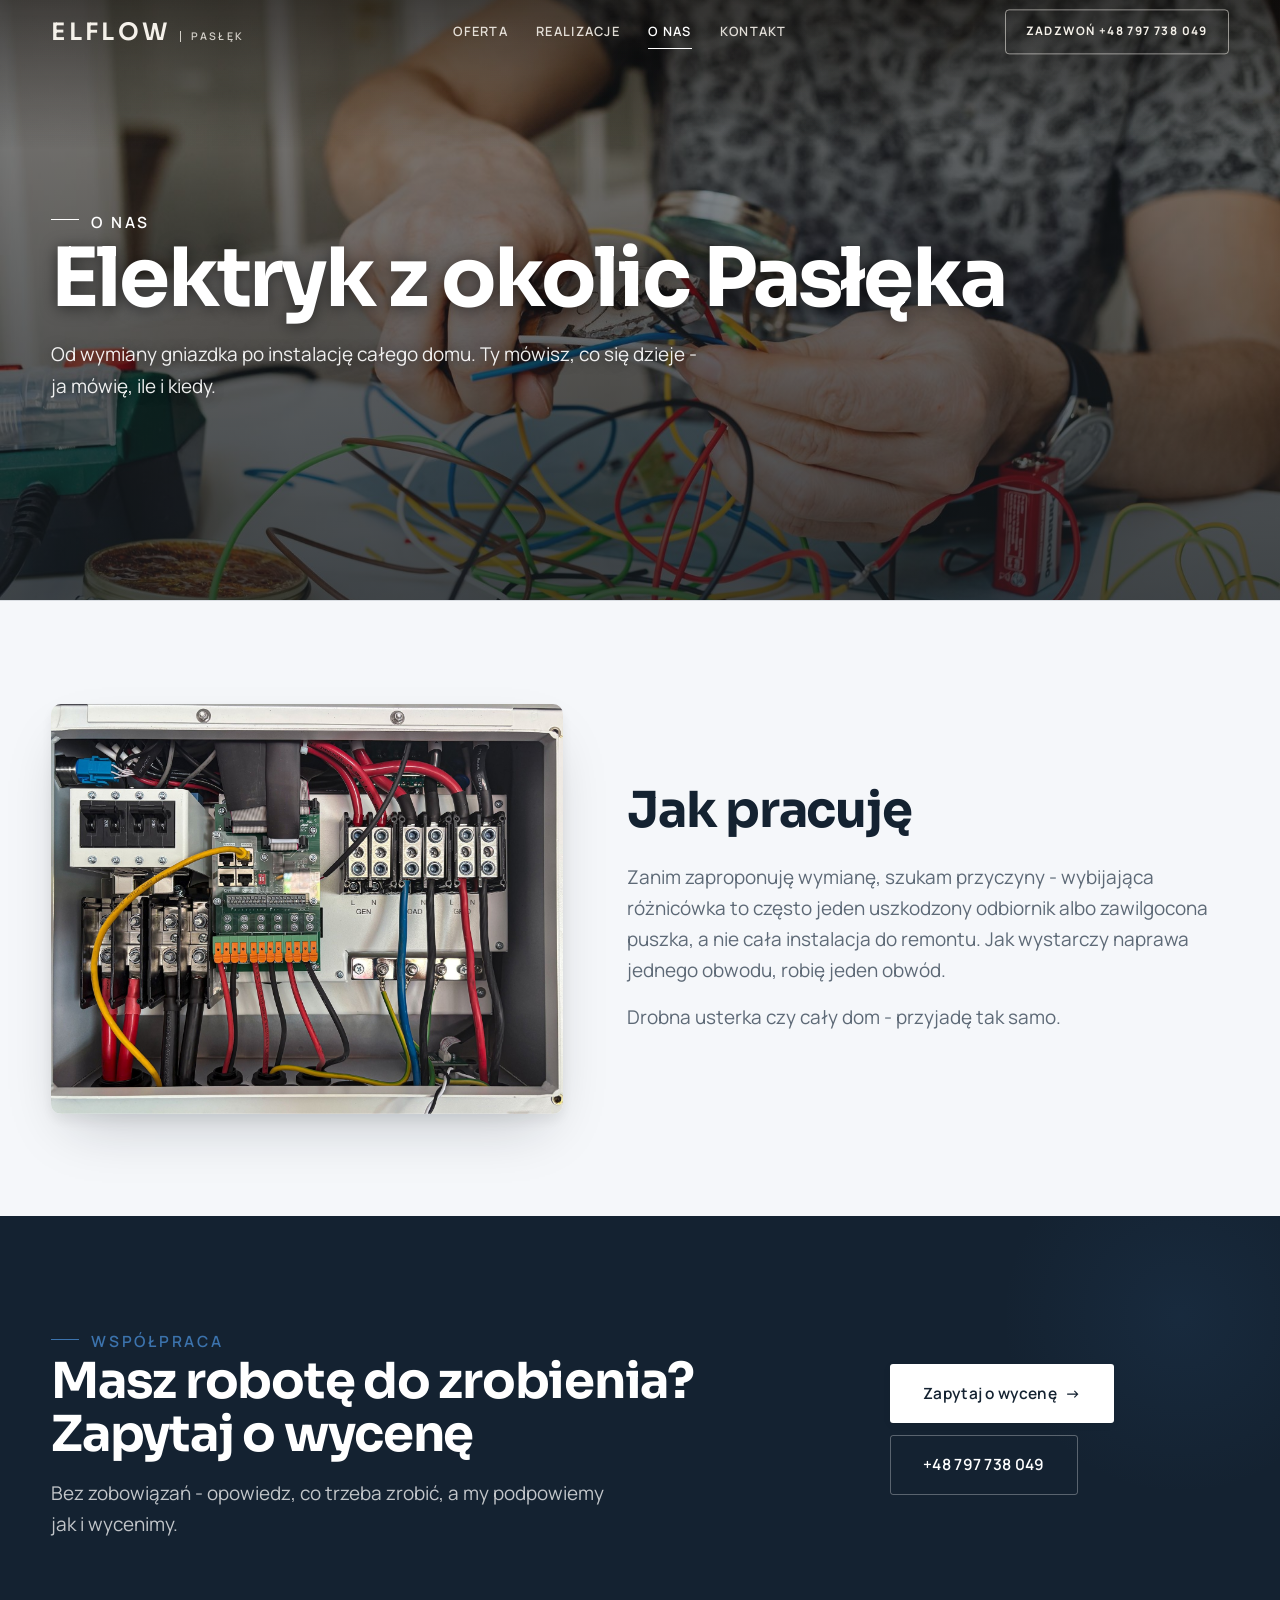
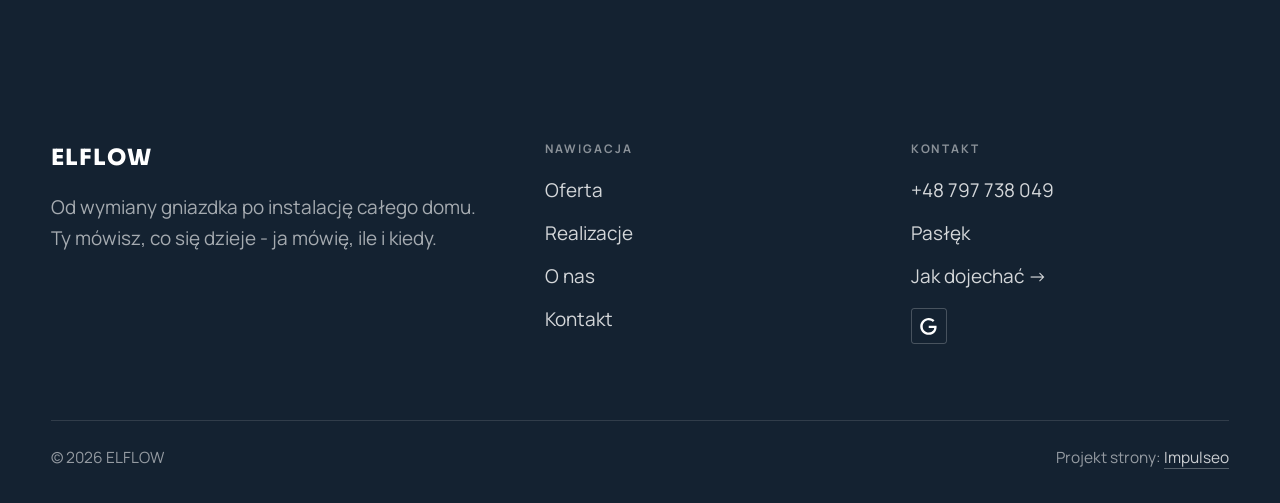
<file: o-nas.html>
<!DOCTYPE html>
<html lang="pl">
<head>
<meta charset="UTF-8">
<meta name="viewport" content="width=device-width, initial-scale=1.0">
<title>O nas - ELFLOW</title>
<meta name="description" content="Elektryk w Pasłęku z dojazdem. Awarie, instalacje, rozdzielnice, oświetlenie, pomiary z protokołem. Cenę znasz przed robotą. Zadzwoń: +48 797 738 049.">
<link rel="canonical" href="https://kris20032.github.io/elflow/o-nas.html">
<meta name="robots" content="noindex, nofollow">
<meta property="og:type" content="website">
<meta property="og:locale" content="pl_PL">
<meta property="og:site_name" content="ELFLOW">
<meta property="og:title" content="O nas - ELFLOW">
<meta property="og:description" content="Elektryk w Pasłęku z dojazdem. Awarie, instalacje, rozdzielnice, oświetlenie, pomiary z protokołem. Cenę znasz przed robotą. Zadzwoń: +48 797 738 049.">
<meta property="og:url" content="https://kris20032.github.io/elflow/o-nas.html">
<meta property="og:image" content="https://kris20032.github.io/elflow/img/og.jpg">
<meta property="og:image:width" content="1200">
<meta property="og:image:height" content="630">
<meta name="twitter:card" content="summary_large_image">
<link rel="preconnect" href="https://fonts.googleapis.com">
<link rel="preconnect" href="https://fonts.gstatic.com" crossorigin>
<link href="https://fonts.googleapis.com/css2?family=Sora:wght@600;700;800&family=Manrope:wght@400;500;600&display=swap" rel="stylesheet">
<link rel="stylesheet" href="assets/styles.css?v=f8f9f947">
</head>
<body>

<header class="nav">
  <div class="wrap nav-inner">
    <a class="brand" href="index.html"><span class="name">ELFLOW</span><span class="sub">Pasłęk</span></a>
    <nav class="nav-links">
      <a href="oferta.html">Oferta</a>
      <a href="realizacje.html">Realizacje</a>
      <a href="o-nas.html" class="active" aria-current="page">O nas</a>
      <a href="kontakt.html">Kontakt</a>
      <a href="tel:+48797738049" class="btn btn-accent">Zadzwoń +48 797 738 049</a>
    </nav>
    <button class="nav-toggle" aria-label="Menu"><span></span><span></span><span></span></button>
  </div>
</header>

<main>
<section class="pagehead">
  <img src="img/g7.jpg" alt="ELFLOW - Elektryk z okolic Pasłęka" width="1880" height="1253" decoding="async">
  <div class="wrap">
    <span class="eyebrow">O nas</span>
    <h1>Elektryk z okolic Pasłęka</h1>
    <p>Od wymiany gniazdka po instalację całego domu. Ty mówisz, co się dzieje - ja mówię, ile i kiedy.</p>
  </div>
</section>
<section>
  <div class="wrap split">
    <div class="split-art reveal"><img src="img/g8.jpg" alt="ELFLOW" width="1880" height="1357" decoding="async"></div>
    <div class="split-copy reveal">
      <h2>Jak pracuję</h2>
      <p class="muted">Zanim zaproponuję wymianę, szukam przyczyny - wybijająca różnicówka to często jeden uszkodzony odbiornik albo zawilgocona puszka, a nie cała instalacja do remontu. Jak wystarczy naprawa jednego obwodu, robię jeden obwód.</p>
      <p class="muted">Drobna usterka czy cały dom - przyjadę tak samo.</p>
    </div>
  </div>
</section>


<section class="cta">
  <div class="wrap">
    <div class="reveal">
      <span class="eyebrow">Współpraca</span>
      <h2>Masz robotę do zrobienia? Zapytaj o wycenę</h2>
      <p>Bez zobowiązań - opowiedz, co trzeba zrobić, a my podpowiemy jak i wycenimy.</p>
    </div>
    <div class="cta-actions reveal">
      <a href="kontakt.html" class="btn btn-light">Zapytaj o wycenę <span class="arr">→</span></a>
      <a href="tel:+48797738049" class="btn btn-ghost btn-ghost-cta">+48 797 738 049</a>
    </div>
  </div>
</section>
</main>

<footer>
  <div class="wrap">
    <div class="foot-grid">
      <div class="foot-brand">
        <div class="name">ELFLOW</div>
        <p>Od wymiany gniazdka po instalację całego domu. Ty mówisz, co się dzieje - ja mówię, ile i kiedy.</p>
      </div>
      <div class="foot-col">
        <h4>Nawigacja</h4>
        <a href="oferta.html">Oferta</a>
        <a href="realizacje.html">Realizacje</a>
        <a href="o-nas.html">O nas</a>
        <a href="kontakt.html">Kontakt</a>
      </div>
      <div class="foot-col">
        <h4>Kontakt</h4>
        <a href="tel:+48797738049">+48 797 738 049</a>
        <p>Pasłęk</p>
        <a href="https://www.google.com/maps/place/ELFLOW/data=!4m2!3m1!1s0x8f6db545b388a9f5:0xc6d805b376916774" target="_blank" rel="noopener">Jak dojechać →</a>
      <div class="foot-soc">
        <a class="soc" href="https://www.google.com/maps/place/ELFLOW/data=!4m2!3m1!1s0x8f6db545b388a9f5:0xc6d805b376916774" target="_blank" rel="noopener" aria-label="Google - ELFLOW"><svg viewBox="0 0 24 24" aria-hidden="true" focusable="false"><path d="M12.48 10.92v3.28h7.84c-.24 1.84-.853 3.187-1.787 4.133-1.147 1.147-2.933 2.4-6.053 2.4-4.827 0-8.6-3.893-8.6-8.72s3.773-8.72 8.6-8.72c2.6 0 4.507 1.027 5.907 2.347l2.307-2.307C18.747 1.44 16.133 0 12.48 0 5.867 0 .307 5.387.307 12s5.56 12 12.173 12c3.573 0 6.267-1.173 8.373-3.36 2.16-2.16 2.84-5.213 2.84-7.667 0-.76-.053-1.467-.173-2.053H12.48z" fill="currentColor"/></svg></a>
      </div>
      </div>
    </div>
    <div class="foot-bot">
      <span>© 2026 ELFLOW</span>
      <span>Projekt strony: <a class="foot-credit" href="https://impulseo.pl" target="_blank" rel="noopener">Impulseo</a></span>
    </div>
  </div>
</footer>
<div class="sticky-call"><a class="sc-call" href="tel:+48797738049"><svg class="ico-tel" width="16" height="16" viewBox="0 0 24 24" fill="none" aria-hidden="true"><path d="M6.6 10.8a15.5 15.5 0 0 0 6.6 6.6l2.2-2.2a1 1 0 0 1 1-.24 11.4 11.4 0 0 0 3.6.58 1 1 0 0 1 1 1V20a1 1 0 0 1-1 1A17 17 0 0 1 3 4a1 1 0 0 1 1-1h3.5a1 1 0 0 1 1 1c0 1.25.2 2.46.58 3.6a1 1 0 0 1-.25 1l-2.23 2.2Z" fill="currentColor"/></svg> Zadzwoń</a><a class="sc-quote" href="kontakt.html">Zadzwoń: +48 797 738 049</a></div>
<div class="demo-wazne" data-do="2026-10-20" data-cykl="3" hidden><svg class="dw-ico" width="13" height="13" viewBox="0 0 24 24" fill="none" aria-hidden="true"><circle cx="12" cy="12" r="8.6" stroke="currentColor" stroke-width="1.8"/><path d="M12 7.2V12l3.3 2" stroke="currentColor" stroke-width="1.8" stroke-linecap="round"/></svg><span class="dw-txt"></span></div>

<script src="assets/main.js"></script>
</body>
</html>
</file>
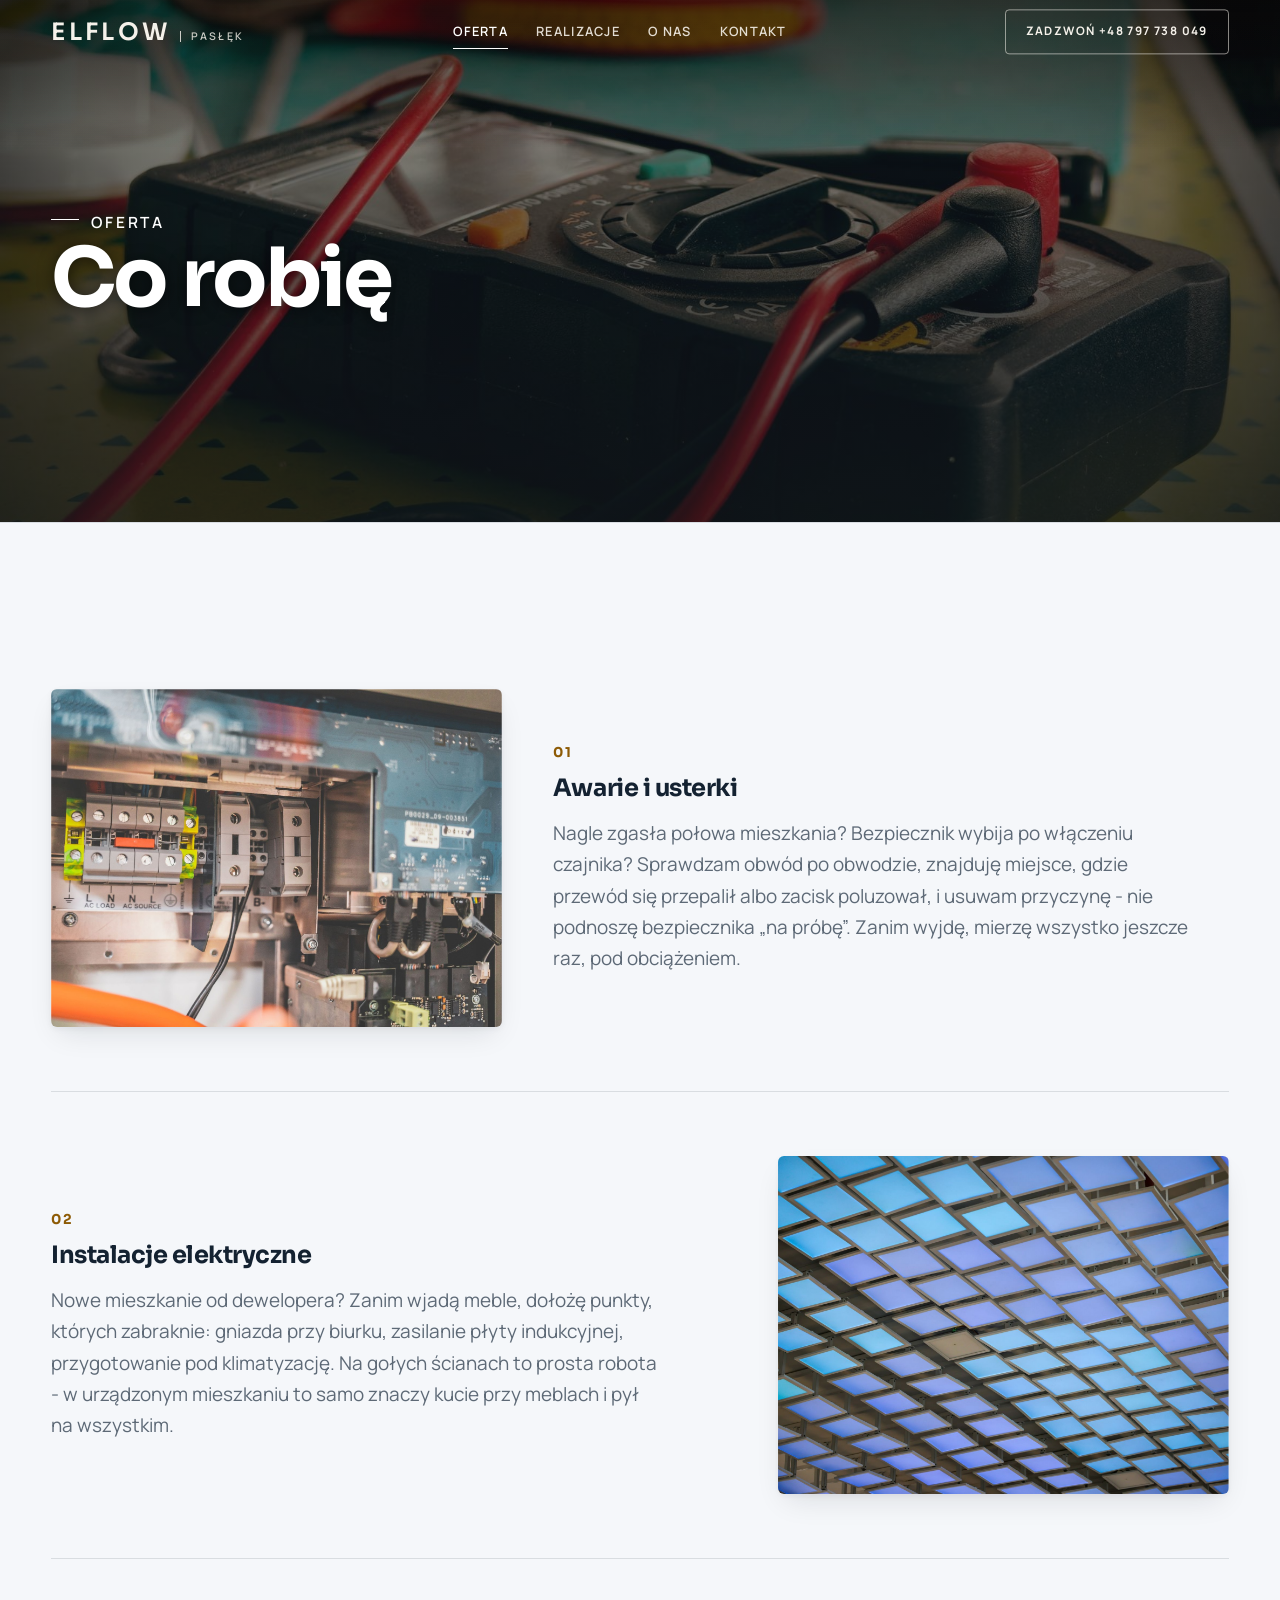
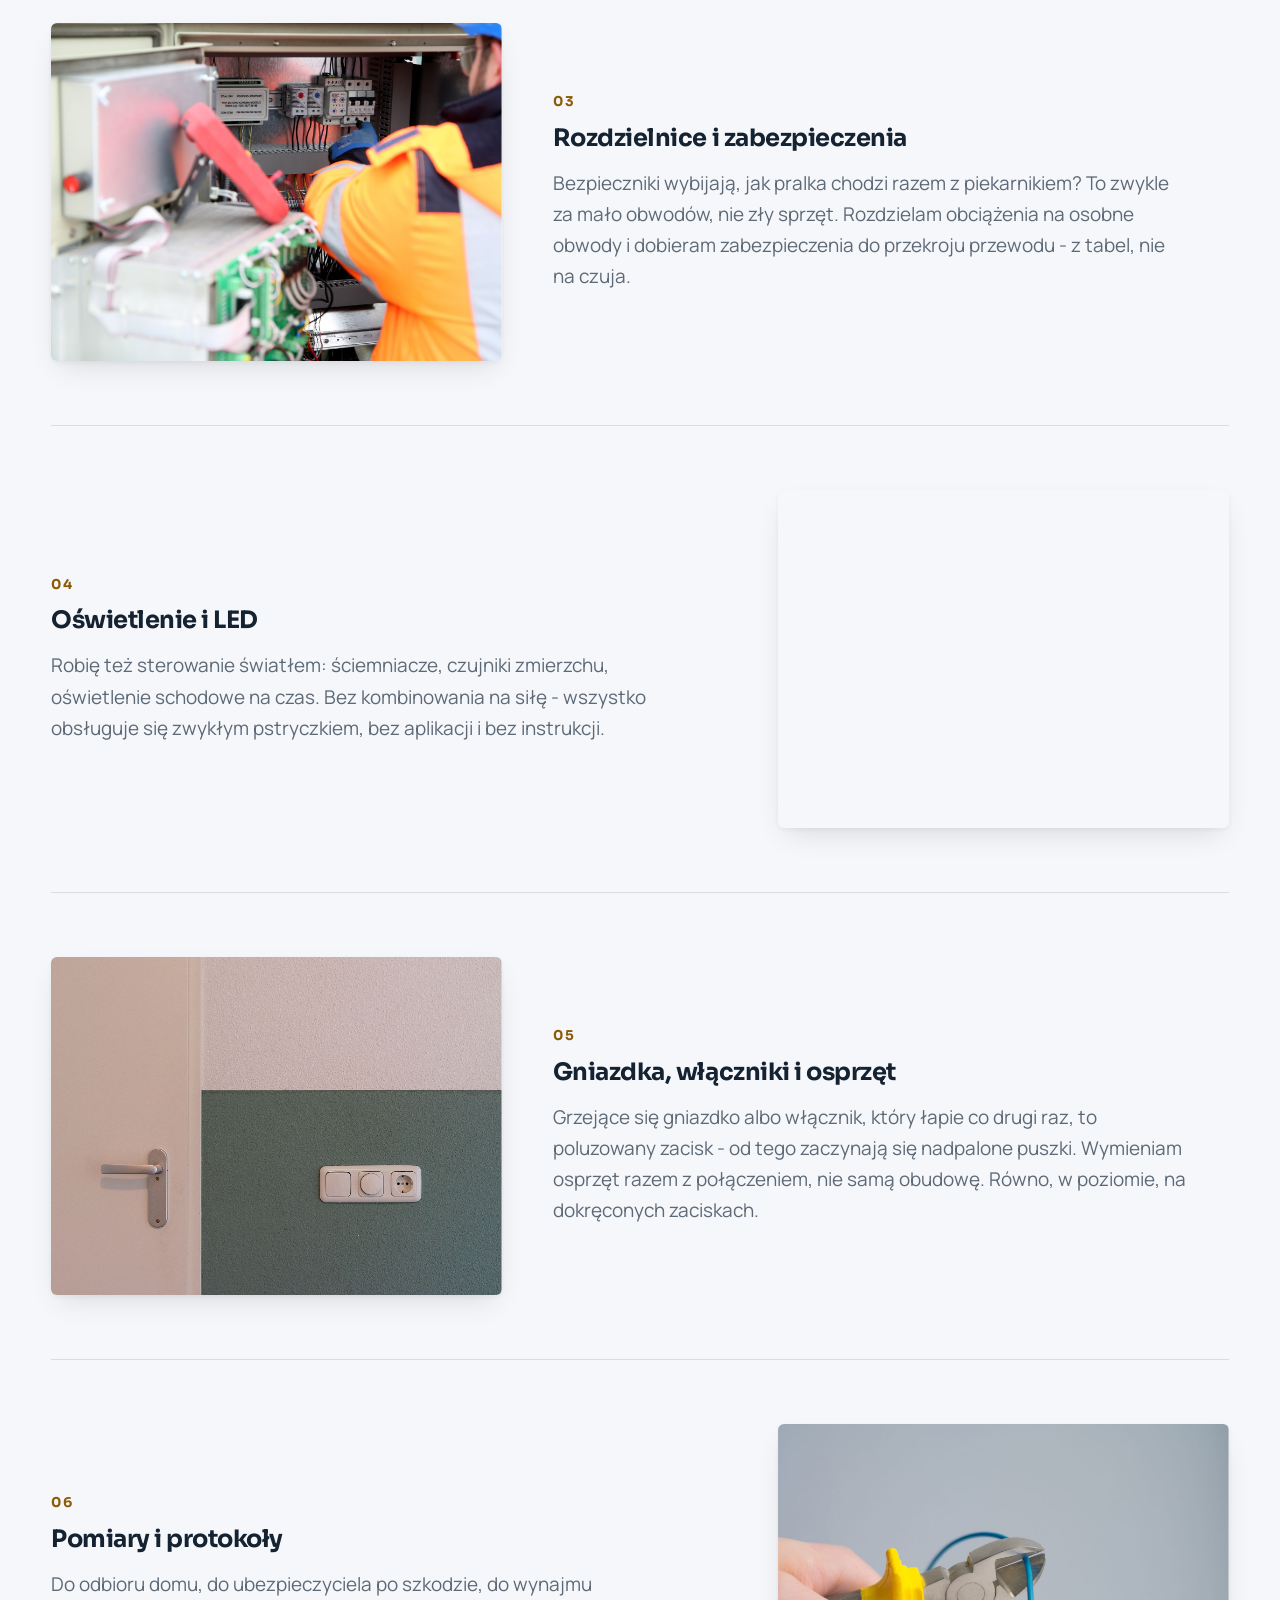
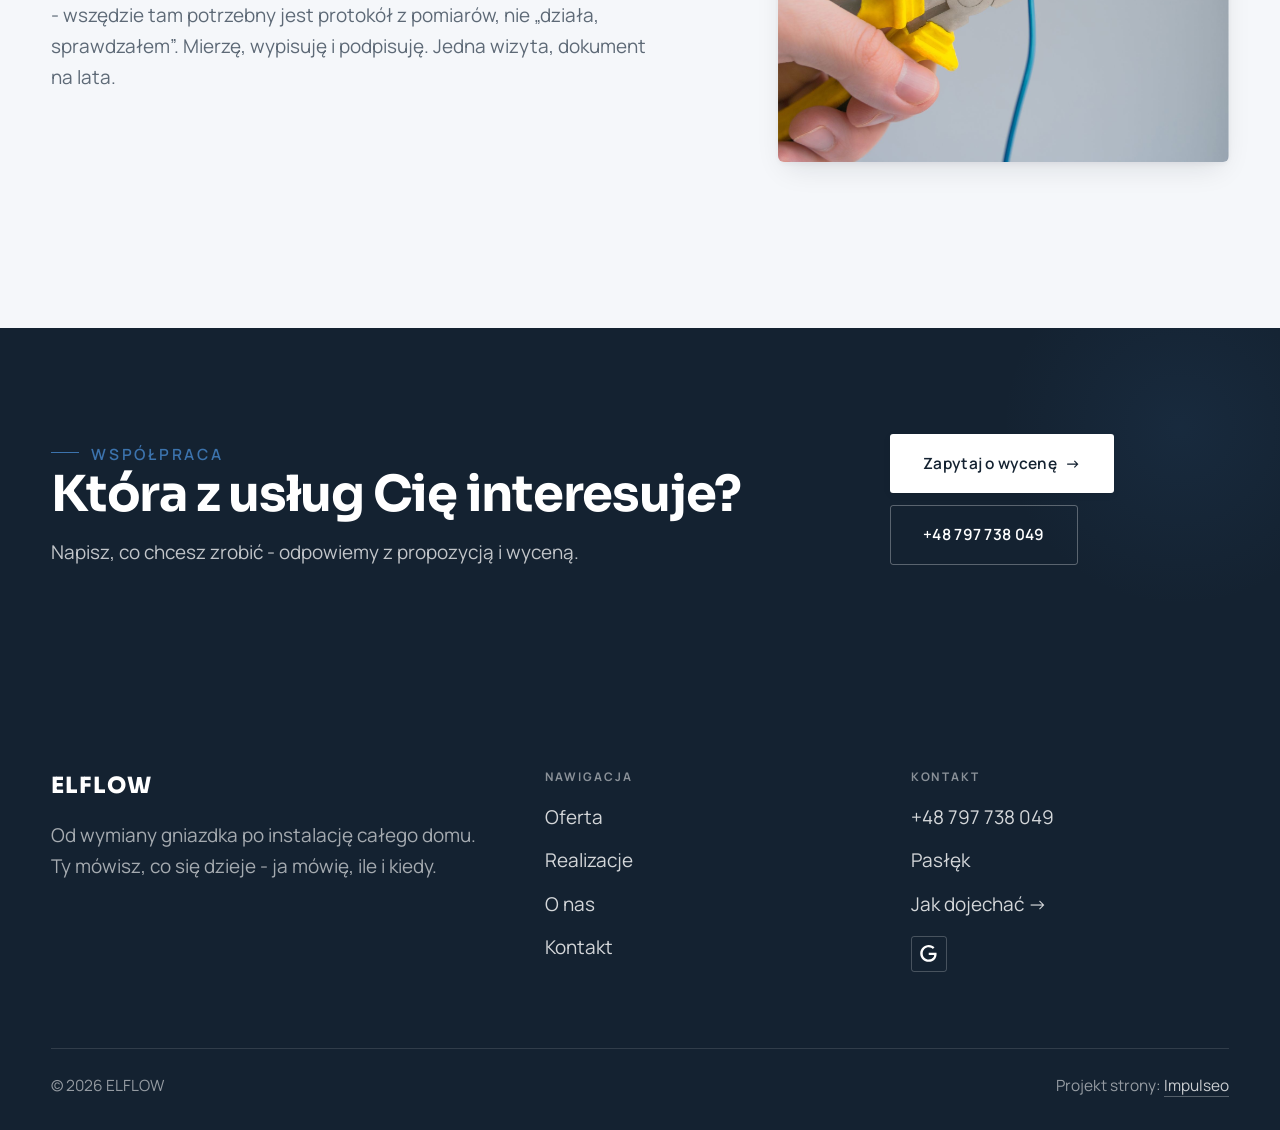
<file: oferta.html>
<!DOCTYPE html>
<html lang="pl">
<head>
<meta charset="UTF-8">
<meta name="viewport" content="width=device-width, initial-scale=1.0">
<title>Oferta - ELFLOW</title>
<meta name="description" content="Elektryk w Pasłęku z dojazdem. Awarie, instalacje, rozdzielnice, oświetlenie, pomiary z protokołem. Cenę znasz przed robotą. Zadzwoń: +48 797 738 049.">
<link rel="canonical" href="https://kris20032.github.io/elflow/oferta.html">
<meta name="robots" content="noindex, nofollow">
<meta property="og:type" content="website">
<meta property="og:locale" content="pl_PL">
<meta property="og:site_name" content="ELFLOW">
<meta property="og:title" content="Oferta - ELFLOW">
<meta property="og:description" content="Elektryk w Pasłęku z dojazdem. Awarie, instalacje, rozdzielnice, oświetlenie, pomiary z protokołem. Cenę znasz przed robotą. Zadzwoń: +48 797 738 049.">
<meta property="og:url" content="https://kris20032.github.io/elflow/oferta.html">
<meta property="og:image" content="https://kris20032.github.io/elflow/img/og.jpg">
<meta property="og:image:width" content="1200">
<meta property="og:image:height" content="630">
<meta name="twitter:card" content="summary_large_image">
<link rel="preconnect" href="https://fonts.googleapis.com">
<link rel="preconnect" href="https://fonts.gstatic.com" crossorigin>
<link href="https://fonts.googleapis.com/css2?family=Sora:wght@600;700;800&family=Manrope:wght@400;500;600&display=swap" rel="stylesheet">
<link rel="stylesheet" href="assets/styles.css?v=f8f9f947">
</head>
<body>

<header class="nav">
  <div class="wrap nav-inner">
    <a class="brand" href="index.html"><span class="name">ELFLOW</span><span class="sub">Pasłęk</span></a>
    <nav class="nav-links">
      <a href="oferta.html" class="active" aria-current="page">Oferta</a>
      <a href="realizacje.html">Realizacje</a>
      <a href="o-nas.html">O nas</a>
      <a href="kontakt.html">Kontakt</a>
      <a href="tel:+48797738049" class="btn btn-accent">Zadzwoń +48 797 738 049</a>
    </nav>
    <button class="nav-toggle" aria-label="Menu"><span></span><span></span><span></span></button>
  </div>
</header>

<main>
<section class="pagehead">
  <img src="img/g6.jpg" alt="ELFLOW - Co robię" width="1731" height="1300" decoding="async">
  <div class="wrap">
    <span class="eyebrow">Oferta</span>
    <h1>Co robię</h1>
  </div>
</section>
<section>
  <div class="wrap">
    <div class="svc-row reveal">
      <div class="svc-row-art"><img src="img/g11.jpg" alt="Awarie i usterki" width="1880" height="1253" decoding="async"></div>
      <div>
        <span class="num">01</span>
        <h3>Awarie i usterki</h3>
        <p class="muted">Nagle zgasła połowa mieszkania? Bezpiecznik wybija po włączeniu czajnika? Sprawdzam obwód po obwodzie, znajduję miejsce, gdzie przewód się przepalił albo zacisk poluzował, i usuwam przyczynę - nie podnoszę bezpiecznika „na próbę”. Zanim wyjdę, mierzę wszystko jeszcze raz, pod obciążeniem.</p>
      </div>
    </div>
    <div class="svc-row rev reveal">
      <div class="svc-row-art"><img src="img/g12.jpg" alt="Instalacje elektryczne" width="1880" height="1254" decoding="async"></div>
      <div>
        <span class="num">02</span>
        <h3>Instalacje elektryczne</h3>
        <p class="muted">Nowe mieszkanie od dewelopera? Zanim wjadą meble, dołożę punkty, których zabraknie: gniazda przy biurku, zasilanie płyty indukcyjnej, przygotowanie pod klimatyzację. Na gołych ścianach to prosta robota - w urządzonym mieszkaniu to samo znaczy kucie przy meblach i pył na wszystkim.</p>
      </div>
    </div>
    <div class="svc-row reveal">
      <div class="svc-row-art"><img src="img/g13.jpg" alt="Rozdzielnice i zabezpieczenia" loading="lazy" width="1880" height="1253" decoding="async"></div>
      <div>
        <span class="num">03</span>
        <h3>Rozdzielnice i zabezpieczenia</h3>
        <p class="muted">Bezpieczniki wybijają, jak pralka chodzi razem z piekarnikiem? To zwykle za mało obwodów, nie zły sprzęt. Rozdzielam obciążenia na osobne obwody i dobieram zabezpieczenia do przekroju przewodu - z tabel, nie na czuja.</p>
      </div>
    </div>
    <div class="svc-row rev reveal">
      <div class="svc-row-art"><img src="img/about.jpg" alt="Oświetlenie i LED" loading="lazy" width="1880" height="1255" decoding="async"></div>
      <div>
        <span class="num">04</span>
        <h3>Oświetlenie i LED</h3>
        <p class="muted">Robię też sterowanie światłem: ściemniacze, czujniki zmierzchu, oświetlenie schodowe na czas. Bez kombinowania na siłę - wszystko obsługuje się zwykłym pstryczkiem, bez aplikacji i bez instrukcji.</p>
      </div>
    </div>
    <div class="svc-row reveal">
      <div class="svc-row-art"><img src="img/g4.jpg" alt="Gniazdka, włączniki i osprzęt" loading="lazy" width="1880" height="1255" decoding="async"></div>
      <div>
        <span class="num">05</span>
        <h3>Gniazdka, włączniki i osprzęt</h3>
        <p class="muted">Grzejące się gniazdko albo włącznik, który łapie co drugi raz, to poluzowany zacisk - od tego zaczynają się nadpalone puszki. Wymieniam osprzęt razem z połączeniem, nie samą obudowę. Równo, w poziomie, na dokręconych zaciskach.</p>
      </div>
    </div>
    <div class="svc-row rev reveal">
      <div class="svc-row-art"><img src="img/g5.jpg" alt="Pomiary i protokoły" loading="lazy" width="1880" height="1253" decoding="async"></div>
      <div>
        <span class="num">06</span>
        <h3>Pomiary i protokoły</h3>
        <p class="muted">Do odbioru domu, do ubezpieczyciela po szkodzie, do wynajmu - wszędzie tam potrzebny jest protokół z pomiarów, nie „działa, sprawdzałem”. Mierzę, wypisuję i podpisuję. Jedna wizyta, dokument na lata.</p>
      </div>
    </div>
  </div>
</section>

<section class="cta">
  <div class="wrap">
    <div class="reveal">
      <span class="eyebrow">Współpraca</span>
      <h2>Która z usług Cię interesuje?</h2>
      <p>Napisz, co chcesz zrobić - odpowiemy z propozycją i wyceną.</p>
    </div>
    <div class="cta-actions reveal">
      <a href="kontakt.html" class="btn btn-light">Zapytaj o wycenę <span class="arr">→</span></a>
      <a href="tel:+48797738049" class="btn btn-ghost btn-ghost-cta">+48 797 738 049</a>
    </div>
  </div>
</section>
</main>

<footer>
  <div class="wrap">
    <div class="foot-grid">
      <div class="foot-brand">
        <div class="name">ELFLOW</div>
        <p>Od wymiany gniazdka po instalację całego domu. Ty mówisz, co się dzieje - ja mówię, ile i kiedy.</p>
      </div>
      <div class="foot-col">
        <h4>Nawigacja</h4>
        <a href="oferta.html">Oferta</a>
        <a href="realizacje.html">Realizacje</a>
        <a href="o-nas.html">O nas</a>
        <a href="kontakt.html">Kontakt</a>
      </div>
      <div class="foot-col">
        <h4>Kontakt</h4>
        <a href="tel:+48797738049">+48 797 738 049</a>
        <p>Pasłęk</p>
        <a href="https://www.google.com/maps/place/ELFLOW/data=!4m2!3m1!1s0x8f6db545b388a9f5:0xc6d805b376916774" target="_blank" rel="noopener">Jak dojechać →</a>
      <div class="foot-soc">
        <a class="soc" href="https://www.google.com/maps/place/ELFLOW/data=!4m2!3m1!1s0x8f6db545b388a9f5:0xc6d805b376916774" target="_blank" rel="noopener" aria-label="Google - ELFLOW"><svg viewBox="0 0 24 24" aria-hidden="true" focusable="false"><path d="M12.48 10.92v3.28h7.84c-.24 1.84-.853 3.187-1.787 4.133-1.147 1.147-2.933 2.4-6.053 2.4-4.827 0-8.6-3.893-8.6-8.72s3.773-8.72 8.6-8.72c2.6 0 4.507 1.027 5.907 2.347l2.307-2.307C18.747 1.44 16.133 0 12.48 0 5.867 0 .307 5.387.307 12s5.56 12 12.173 12c3.573 0 6.267-1.173 8.373-3.36 2.16-2.16 2.84-5.213 2.84-7.667 0-.76-.053-1.467-.173-2.053H12.48z" fill="currentColor"/></svg></a>
      </div>
      </div>
    </div>
    <div class="foot-bot">
      <span>© 2026 ELFLOW</span>
      <span>Projekt strony: <a class="foot-credit" href="https://impulseo.pl" target="_blank" rel="noopener">Impulseo</a></span>
    </div>
  </div>
</footer>
<div class="sticky-call"><a class="sc-call" href="tel:+48797738049"><svg class="ico-tel" width="16" height="16" viewBox="0 0 24 24" fill="none" aria-hidden="true"><path d="M6.6 10.8a15.5 15.5 0 0 0 6.6 6.6l2.2-2.2a1 1 0 0 1 1-.24 11.4 11.4 0 0 0 3.6.58 1 1 0 0 1 1 1V20a1 1 0 0 1-1 1A17 17 0 0 1 3 4a1 1 0 0 1 1-1h3.5a1 1 0 0 1 1 1c0 1.25.2 2.46.58 3.6a1 1 0 0 1-.25 1l-2.23 2.2Z" fill="currentColor"/></svg> Zadzwoń</a><a class="sc-quote" href="kontakt.html">Zadzwoń: +48 797 738 049</a></div>
<div class="demo-wazne" data-do="2026-10-20" data-cykl="3" hidden><svg class="dw-ico" width="13" height="13" viewBox="0 0 24 24" fill="none" aria-hidden="true"><circle cx="12" cy="12" r="8.6" stroke="currentColor" stroke-width="1.8"/><path d="M12 7.2V12l3.3 2" stroke="currentColor" stroke-width="1.8" stroke-linecap="round"/></svg><span class="dw-txt"></span></div>

<script src="assets/main.js"></script>
</body>
</html>
</file>
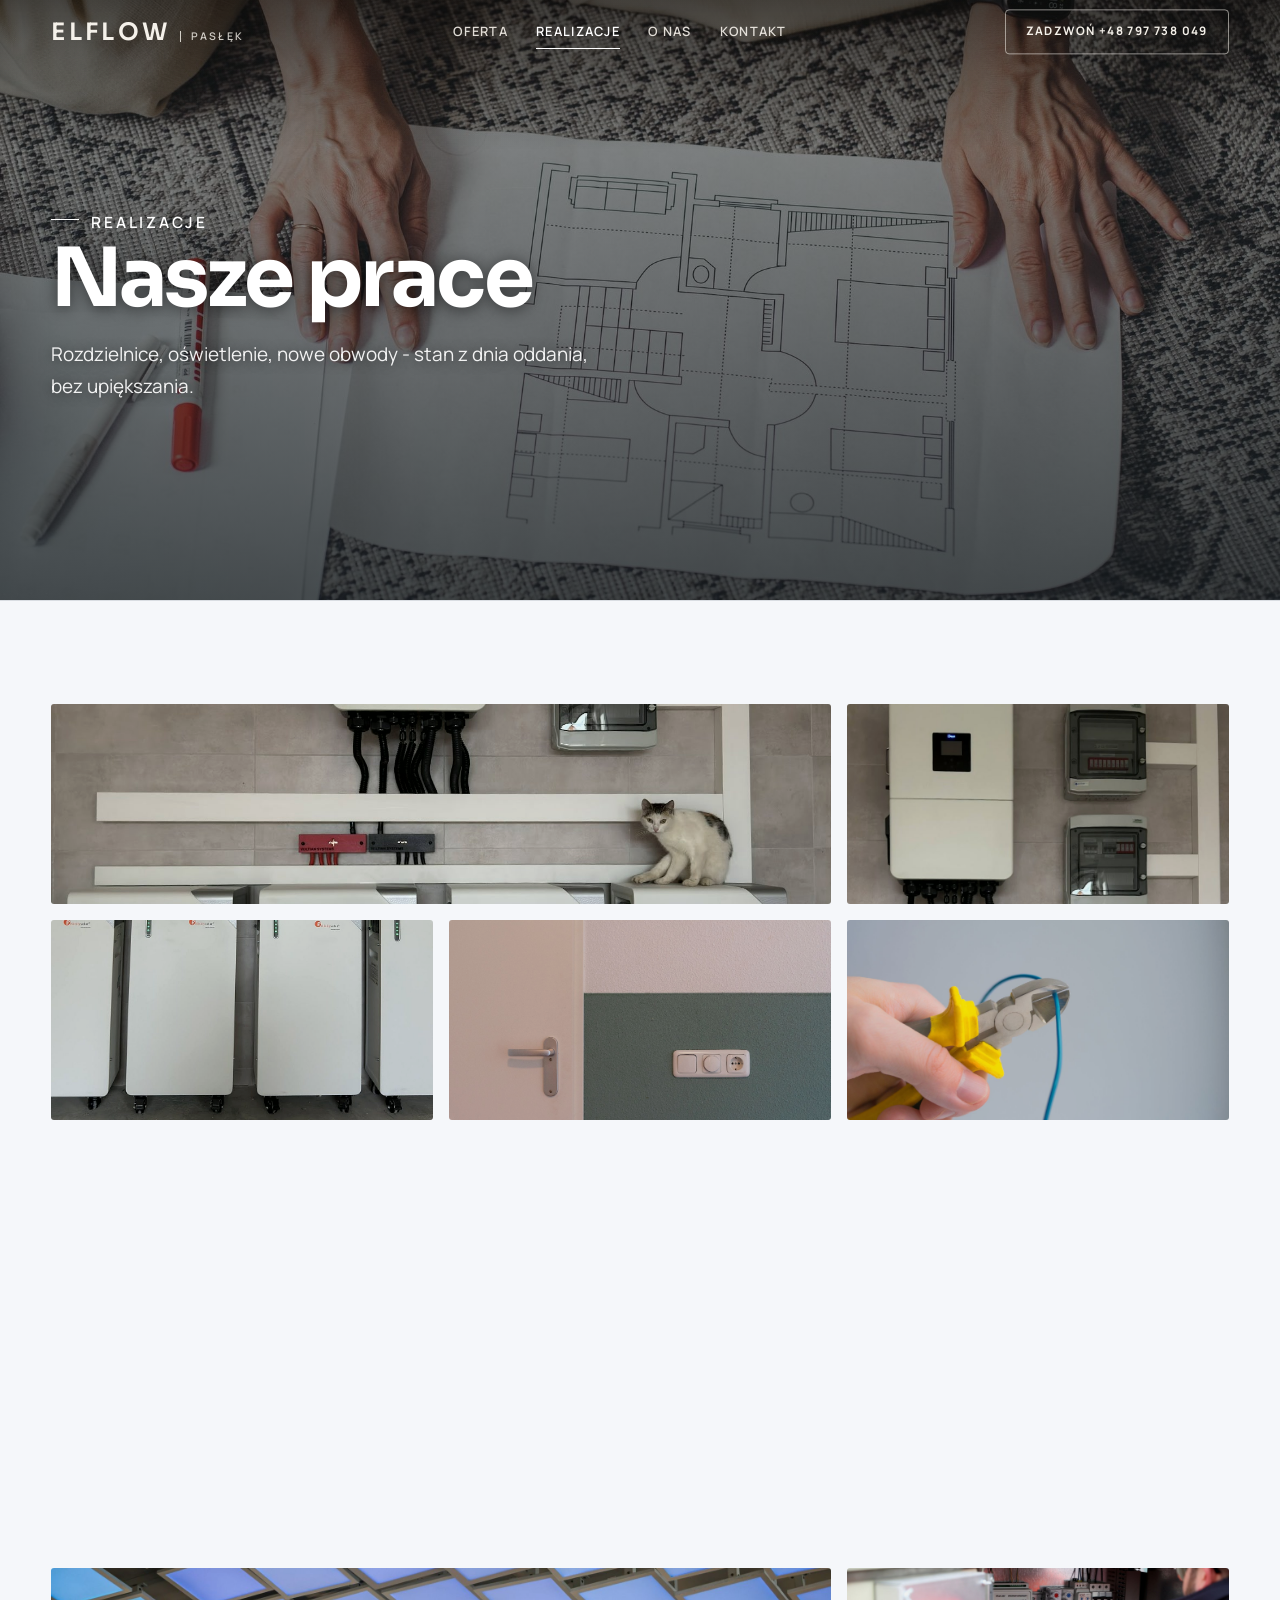
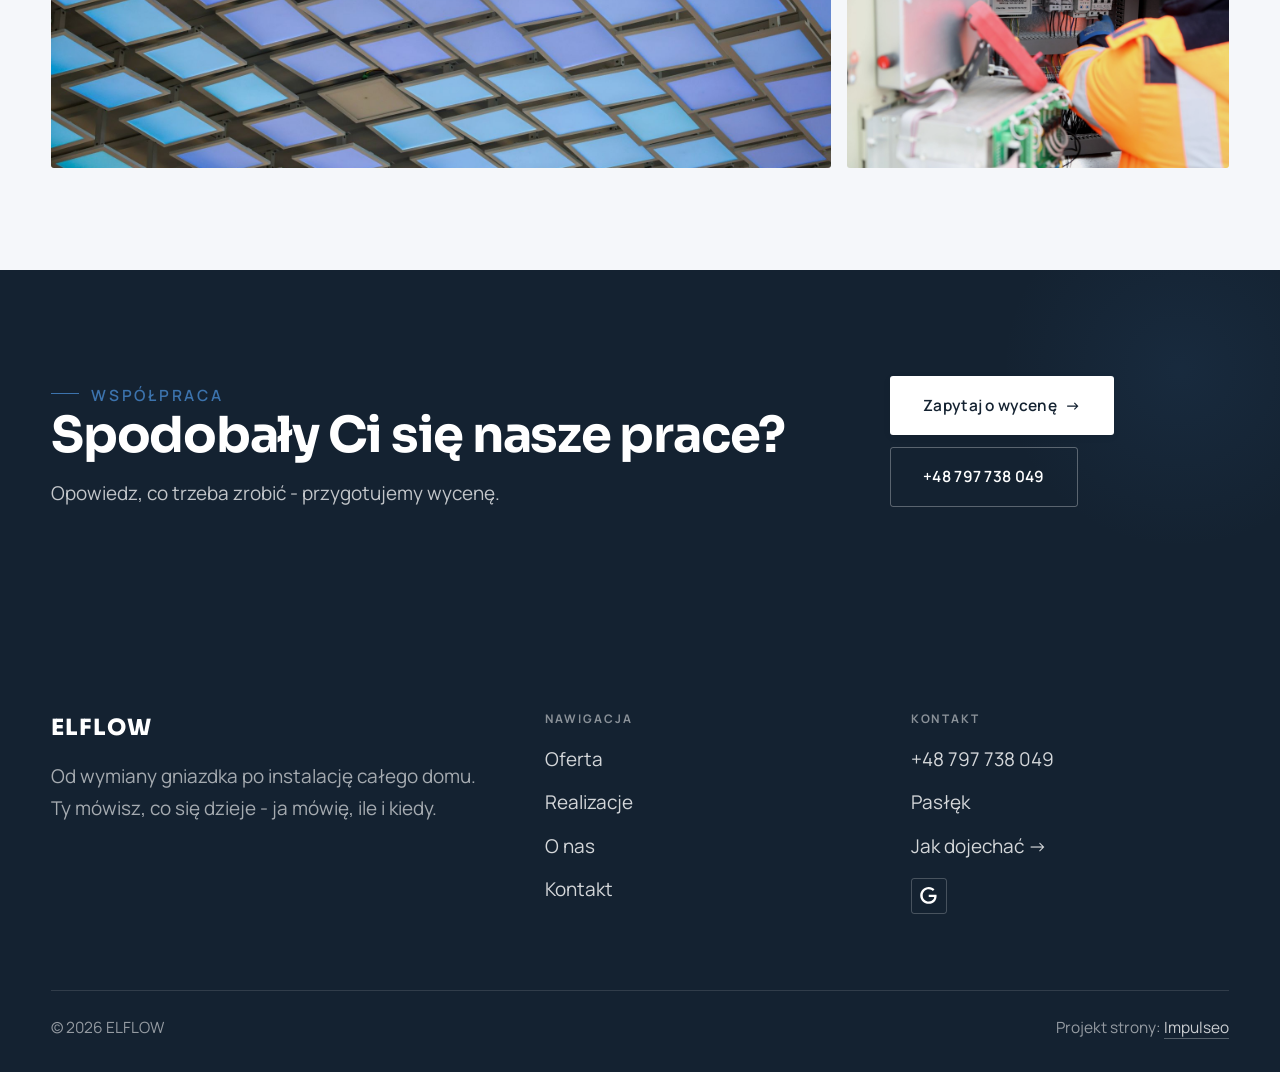
<file: realizacje.html>
<!DOCTYPE html>
<html lang="pl">
<head>
<meta charset="UTF-8">
<meta name="viewport" content="width=device-width, initial-scale=1.0">
<title>Realizacje - ELFLOW</title>
<meta name="description" content="Realizacje ELFLOW: Rozdzielnica po modernizacji, Nowa instalacja przed tynkiem, Oświetlenie LED, Osprzęt po wymianie, Pomiary przy odbiorze">
<link rel="canonical" href="https://kris20032.github.io/elflow/realizacje.html">
<meta name="robots" content="noindex, nofollow">
<meta property="og:type" content="website">
<meta property="og:locale" content="pl_PL">
<meta property="og:site_name" content="ELFLOW">
<meta property="og:title" content="Realizacje - ELFLOW">
<meta property="og:description" content="Realizacje ELFLOW: Rozdzielnica po modernizacji, Nowa instalacja przed tynkiem, Oświetlenie LED, Osprzęt po wymianie, Pomiary przy odbiorze">
<meta property="og:url" content="https://kris20032.github.io/elflow/realizacje.html">
<meta property="og:image" content="https://kris20032.github.io/elflow/img/og.jpg">
<meta property="og:image:width" content="1200">
<meta property="og:image:height" content="630">
<meta name="twitter:card" content="summary_large_image">
<link rel="preconnect" href="https://fonts.googleapis.com">
<link rel="preconnect" href="https://fonts.gstatic.com" crossorigin>
<link href="https://fonts.googleapis.com/css2?family=Sora:wght@600;700;800&family=Manrope:wght@400;500;600&display=swap" rel="stylesheet">
<link rel="stylesheet" href="assets/styles.css?v=f8f9f947">
</head>
<body>

<header class="nav">
  <div class="wrap nav-inner">
    <a class="brand" href="index.html"><span class="name">ELFLOW</span><span class="sub">Pasłęk</span></a>
    <nav class="nav-links">
      <a href="oferta.html">Oferta</a>
      <a href="realizacje.html" class="active" aria-current="page">Realizacje</a>
      <a href="o-nas.html">O nas</a>
      <a href="kontakt.html">Kontakt</a>
      <a href="tel:+48797738049" class="btn btn-accent">Zadzwoń +48 797 738 049</a>
    </nav>
    <button class="nav-toggle" aria-label="Menu"><span></span><span></span><span></span></button>
  </div>
</header>

<main>
<section class="pagehead">
  <img src="img/g10.jpg" alt="ELFLOW - Nasze prace" width="1880" height="1253" decoding="async">
  <div class="wrap">
    <span class="eyebrow">Realizacje</span>
    <h1>Nasze prace</h1>
    <p>Rozdzielnice, oświetlenie, nowe obwody - stan z dnia oddania, bez upiększania.</p>
  </div>
</section>
<section>
  <div class="wrap">
    <div class="gallery">
      <div class="tile t-two3 reveal"><img src="img/g1.jpg" alt="Falownik hybrydowy i cztery magazyny energii - realizacja ELFLOW" loading="lazy" width="1434" height="1936" decoding="async"></div>
      <div class="tile t-third reveal"><img src="img/g2.jpg" alt="Falownik hybrydowy i rozdzielnice - realizacja ELFLOW" loading="lazy" width="890" height="678" decoding="async"></div>
      <div class="tile t-third reveal"><img src="img/g3.jpg" alt="Magazyny energii - realizacja ELFLOW" loading="lazy" width="1390" height="632" decoding="async"></div>
      <div class="tile t-third reveal"><img src="img/g4.jpg" alt="ELFLOW" loading="lazy" width="1880" height="1255" decoding="async"></div>
      <div class="tile t-third reveal"><img src="img/g5.jpg" alt="ELFLOW" loading="lazy" width="1880" height="1253" decoding="async"></div>
      <div class="tile t-third reveal"><img src="img/g6.jpg" alt="ELFLOW" loading="lazy" width="1731" height="1300" decoding="async"></div>
      <div class="tile t-two3 reveal"><img src="img/g7.jpg" alt="ELFLOW" loading="lazy" width="1880" height="1253" decoding="async"></div>
      <div class="tile t-third reveal"><img src="img/g8.jpg" alt="ELFLOW" loading="lazy" width="1880" height="1357" decoding="async"></div>
      <div class="tile t-third reveal"><img src="img/g9.jpg" alt="ELFLOW" loading="lazy" width="1880" height="992" decoding="async"></div>
      <div class="tile t-third reveal"><img src="img/g11.jpg" alt="ELFLOW" loading="lazy" width="1880" height="1253" decoding="async"></div>
      <div class="tile t-two3 reveal"><img src="img/g12.jpg" alt="ELFLOW" loading="lazy" width="1880" height="1254" decoding="async"></div>
      <div class="tile t-third reveal"><img src="img/g13.jpg" alt="ELFLOW" loading="lazy" width="1880" height="1253" decoding="async"></div>
    </div>
  </div>
</section>
<section class="cta">
  <div class="wrap">
    <div class="reveal">
      <span class="eyebrow">Współpraca</span>
      <h2>Spodobały Ci się nasze prace?</h2>
      <p>Opowiedz, co trzeba zrobić - przygotujemy wycenę.</p>
    </div>
    <div class="cta-actions reveal">
      <a href="kontakt.html" class="btn btn-light">Zapytaj o wycenę <span class="arr">→</span></a>
      <a href="tel:+48797738049" class="btn btn-ghost btn-ghost-cta">+48 797 738 049</a>
    </div>
  </div>
</section>
</main>

<footer>
  <div class="wrap">
    <div class="foot-grid">
      <div class="foot-brand">
        <div class="name">ELFLOW</div>
        <p>Od wymiany gniazdka po instalację całego domu. Ty mówisz, co się dzieje - ja mówię, ile i kiedy.</p>
      </div>
      <div class="foot-col">
        <h4>Nawigacja</h4>
        <a href="oferta.html">Oferta</a>
        <a href="realizacje.html">Realizacje</a>
        <a href="o-nas.html">O nas</a>
        <a href="kontakt.html">Kontakt</a>
      </div>
      <div class="foot-col">
        <h4>Kontakt</h4>
        <a href="tel:+48797738049">+48 797 738 049</a>
        <p>Pasłęk</p>
        <a href="https://www.google.com/maps/place/ELFLOW/data=!4m2!3m1!1s0x8f6db545b388a9f5:0xc6d805b376916774" target="_blank" rel="noopener">Jak dojechać →</a>
      <div class="foot-soc">
        <a class="soc" href="https://www.google.com/maps/place/ELFLOW/data=!4m2!3m1!1s0x8f6db545b388a9f5:0xc6d805b376916774" target="_blank" rel="noopener" aria-label="Google - ELFLOW"><svg viewBox="0 0 24 24" aria-hidden="true" focusable="false"><path d="M12.48 10.92v3.28h7.84c-.24 1.84-.853 3.187-1.787 4.133-1.147 1.147-2.933 2.4-6.053 2.4-4.827 0-8.6-3.893-8.6-8.72s3.773-8.72 8.6-8.72c2.6 0 4.507 1.027 5.907 2.347l2.307-2.307C18.747 1.44 16.133 0 12.48 0 5.867 0 .307 5.387.307 12s5.56 12 12.173 12c3.573 0 6.267-1.173 8.373-3.36 2.16-2.16 2.84-5.213 2.84-7.667 0-.76-.053-1.467-.173-2.053H12.48z" fill="currentColor"/></svg></a>
      </div>
      </div>
    </div>
    <div class="foot-bot">
      <span>© 2026 ELFLOW</span>
      <span>Projekt strony: <a class="foot-credit" href="https://impulseo.pl" target="_blank" rel="noopener">Impulseo</a></span>
    </div>
  </div>
</footer>
<div class="sticky-call"><a class="sc-call" href="tel:+48797738049"><svg class="ico-tel" width="16" height="16" viewBox="0 0 24 24" fill="none" aria-hidden="true"><path d="M6.6 10.8a15.5 15.5 0 0 0 6.6 6.6l2.2-2.2a1 1 0 0 1 1-.24 11.4 11.4 0 0 0 3.6.58 1 1 0 0 1 1 1V20a1 1 0 0 1-1 1A17 17 0 0 1 3 4a1 1 0 0 1 1-1h3.5a1 1 0 0 1 1 1c0 1.25.2 2.46.58 3.6a1 1 0 0 1-.25 1l-2.23 2.2Z" fill="currentColor"/></svg> Zadzwoń</a><a class="sc-quote" href="kontakt.html">Zadzwoń: +48 797 738 049</a></div>
<div class="demo-wazne" data-do="2026-10-20" data-cykl="3" hidden><svg class="dw-ico" width="13" height="13" viewBox="0 0 24 24" fill="none" aria-hidden="true"><circle cx="12" cy="12" r="8.6" stroke="currentColor" stroke-width="1.8"/><path d="M12 7.2V12l3.3 2" stroke="currentColor" stroke-width="1.8" stroke-linecap="round"/></svg><span class="dw-txt"></span></div>

<script src="assets/main.js"></script>
</body>
</html>
</file>
<file: assets/styles.css>
/* ============================================================
   STOLBASZ — premium, architektoniczny B2B fit-out
   Jasna paleta, zero brązu. System wg premium-web-craft.
   Projekt strony: Impulseo (impulseo.pl)
   ============================================================ */

:root{
  /* PALETA — jasna, architektoniczna, chłodna */
  --paper:#f5f7fa;          /* główne tło */
  --paper-2:#e7edf3;        /* sekcje alternatywne (chłodny jasny szary) */
  --paper-3:#e7edf3;        /* delikatne wypełnienia */
  --ink:#142231;            /* tekst główny — chłodny grafit */
  --ink-soft:#2c3e52;       /* nagłówki drugorzędne */
  --muted:#697785;          /* tekst poboczny */
  --line:rgba(20,34,49,.12);/* hairline */
  --accent:#e8a00c;         /* stonowany petrol-slate — jedyny akcent */
  --accent-d:#c47f06;
  --accent-soft:rgba(232,160,12,.10);
  --dark:#142231;           /* sekcje ciemne (stopka/CTA) */

  /* HOVER ZDJĘĆ — JEDEN standard dla całego silnika (decyzja K. 04.08.2026, artefakt z wariantami).
     AKTUALNE (K.+Szymon 09.08.2026, wybór z artefaktu 6 wariantów): zoom 1.05 przy 1.4s -
     przy tak długim czasie mocniejszy kadr NIE skacze, tylko „oddycha". Poprzedni standard
     (1.02 / .55s z 04.08) odbierany jako dynamiczny i szybki.
     Spoczynek lekko przygaszony, ale TYLKO tam, gdzie jest mysz (@media hover:hover) —
     na telefonie zdjęcia zostają w pełnej jasności. */
  --img-zoom:1.05;                   /* K.+Szymon 09.08: wariant F z artefaktu porównawczego */
  --img-rest:brightness(.95) saturate(.99);
  --img-hot:brightness(1.06) saturate(1.05);
  --img-dur:1.4s;                    /* K.+Szymon 09.08 (wariant F): powoli = elegancko */
  --img-ease:cubic-bezier(.16,.84,.44,1);  /* miękki ogon, efekt „oddychania" */

  /* ODSTĘPY — skala 4/8 */
  --space-1:4px; --space-2:8px; --space-3:12px; --space-4:16px; --space-5:24px;
  --space-6:32px; --space-7:48px; --space-8:64px; --space-9:96px; --space-10:128px;

  /* TYPOGRAFIA — fluid clamp() (skala podbita 16.07.2026: większe, czytelniejsze litery — uwaga Adama) */
  --text-sm:clamp(.9rem,.87rem + .12vw,1rem);
  --text-base:clamp(1.08rem,1.04rem + .18vw,1.2rem);
  --text-lg:clamp(1.24rem,1.15rem + .34vw,1.44rem);
  --text-h3:clamp(1.34rem,1.22rem + .55vw,1.66rem);
  --text-h2:clamp(2.1rem,1.66rem + 2.1vw,3.1rem);
  --text-h1:clamp(2.9rem,2.1rem + 4vw,5.1rem);

  /* PROMIENIE — architektoniczne, raczej ostre */
  --r-sm:3px; --r-md:6px; --r-lg:10px;

  /* RUCH */
  --ease:cubic-bezier(.25,.46,.45,.94); --dur:.24s;

  /* CIENIE — miękkie, warstwowe */
  --sh-sm:0 1px 2px rgba(16,24,32,.04), 0 2px 8px rgba(16,24,32,.05);
  --sh-md:0 2px 6px rgba(16,24,32,.05), 0 12px 28px -8px rgba(16,24,32,.12);
  --sh-lg:0 6px 14px rgba(16,24,32,.07), 0 26px 56px -18px rgba(16,24,32,.22);

  --hairline:1px solid var(--line);

  --font-display:'Sora','Manrope',sans-serif;
  --font-body:'Manrope',sans-serif;
}

*{box-sizing:border-box;margin:0;padding:0}
html{scroll-behavior:smooth}
body{
  font-family:var(--font-body);
  font-size:var(--text-base);
  line-height:1.65;
  color:var(--ink);
  background:var(--paper);
  -webkit-font-smoothing:antialiased;
  text-rendering:optimizeLegibility;
}
img{max-width:100%;height:auto;display:block}  /* height:auto = width/height z atrybutów trzyma proporcje (TOP#12) */
a{color:inherit;text-decoration:none}

.wrap{width:min(92%,1180px);margin-inline:auto}
section{padding-block:clamp(52px,6.5vw,96px)}

h1,h2,h3{font-family:var(--font-display);font-weight:700;line-height:1.08;letter-spacing:-.02em;color:var(--ink)}
h1{font-size:var(--text-h1);letter-spacing:-.035em}
h2{font-size:var(--text-h2);letter-spacing:-.025em}
h3{font-size:var(--text-h3)}
/* MIARA — długość wiersza. WCAG 2.2 SC 1.4.8: max 80 znaków; Butterick: 45–90.
   68ch daje realnie 72–78 znaków polskiego tekstu, czyli z zapasem pod granicą.
   Wcześniej limit miał TYLKO <p> — <li>, <blockquote> i <dd> nie miały żadnego,
   i to jedyny powód, dla którego 23 bloki na dwóch oddanych stronach jadą po
   83–106 znaków w wierszu (pomiar 07.08.2026, bramka `miara`).
   ⚠️ Listy i definicje ograniczamy TYLKO bez klasy: `ul`/`ol` z klasą to u nas
   układ (siatki kafli, menu), a nie tekst ciągły — tam miarę wyznacza układ. */
/* 60ch, nie 68ch (K. 10.08): po zmianie fontów na węższe kroje (DM Sans i spółka)
   w 68ch mieściło się ~90 znaków - bramka pikselowa słusznie zgłaszała przekroczenie
   granicy 80. Pomiar na żywej przeglądarce: 60ch = 90 znaków, 53ch = ~78 znaków, czyli normę WCAG 1.4.8. */
:root{ --miara:53ch }
p{max-width:min(100%,var(--miara))}
blockquote,
ul:not([class])>li, ol:not([class])>li,
dl:not([class])>dd{max-width:min(100%,var(--miara))}

/* ⚠️ Świadomie BEZ wyjątku `.tile p,.card p,.svc p{max-width:none}`, choć nasuwa się sam:
   te akapity BYŁY już ograniczone (stare `p{max-width:65ch}`), więc „wyjątek" nie odblokowałby
   niczego nowego — tylko ROZLUŹNIŁ stan sprzed zmiany na wszystkich demach naraz.
   `figcaption` żadna z reguł wyżej nie dotyczy, więc też nie potrzebuje zwolnienia. */

/* ŁAMANIE. `balance` wyrównuje długości wierszy w nagłówku, `pretty` pilnuje ostatniego
   wiersza akapitu, żeby nie został w nim jeden wyraz. Obsługiwane od Chrome 117 /
   Safari 17.5; starsze przeglądarki po prostu ignorują tę własność.
   `text-wrap:pretty` nie występowało dotąd ANI RAZ w silniku ani w repo klientów. */
h1,h2,h3,.lead,.lede{text-wrap:balance}
p,li,blockquote,dd{text-wrap:pretty}

.eyebrow{
  font-family:var(--font-body);
  font-size:var(--text-sm);
  font-weight:600;
  letter-spacing:.18em;
  text-transform:uppercase;
  color:var(--accent);
  display:inline-flex;align-items:center;gap:var(--space-3);
}
/* flex:none + margin-top = kreska trzyma się PIERWSZEJ linii. Wcześniej align-items:center
   centrowało ją względem całego bloku i przy zawinięciu (długi kicker typu
   „…WNĘTRZ · LESZNO · OD 2019") druga linia lądowała z brzydkim wcięciem. */
.eyebrow{align-items:flex-start}
.eyebrow>*,.eyebrow{text-wrap:balance}   /* dlugi kicker lamal sie na sierote typu samo „2019" w drugiej linii */
.eyebrow::before{content:"";width:28px;height:1px;background:var(--accent);display:inline-block;flex:none;margin-top:.62em}

.muted{color:var(--muted)}
.lead{font-size:var(--text-lg);line-height:1.55;color:var(--ink-soft);max-width:50ch}

/* ---------- BUTTONS ---------- */
.btn{
  display:inline-flex;align-items:center;gap:var(--space-2);
  font-weight:600;font-size:var(--text-sm);letter-spacing:.02em;
  padding:var(--space-4) var(--space-6);
  border-radius:var(--r-sm);
  transition:transform var(--dur) var(--ease),box-shadow var(--dur) var(--ease),background var(--dur) var(--ease);
  cursor:pointer;border:1px solid transparent;
}
.btn-accent{background:var(--accent);color:#fff;box-shadow:var(--sh-sm)}
.btn-accent:hover{background:var(--accent-d);transform:translateY(-2px);box-shadow:var(--sh-md)}
.btn-accent:active{transform:translateY(0);box-shadow:var(--sh-sm)}
.btn-ghost{background:transparent;color:var(--ink);border-color:var(--line)}
.btn-ghost:hover{border-color:var(--accent);color:var(--accent);transform:translateY(-2px)}
.btn-light{background:#fff;color:var(--ink);box-shadow:var(--sh-sm)}
.btn-light:hover{transform:translateY(-2px);box-shadow:var(--sh-md)}
.btn .arr{transition:transform var(--dur) var(--ease)}
.btn:hover .arr{transform:translateX(4px)}

/* ---------- NAV ---------- */
.nav{
  position:sticky;top:0;z-index:50;
  background:color-mix(in srgb,var(--paper) 88%,transparent);
  backdrop-filter:saturate(140%) blur(10px);
  border-bottom:var(--hairline);
}
.nav-inner{display:flex;align-items:center;justify-content:space-between;gap:var(--space-5);height:72px}
/* ANTY-NACHODZENIE (K. 05.08.2026): długa nazwa firmy + przycisk z pełnym numerem nie mieściły się w pasku
   i flex ściskał linki PONIŻEJ ich treści - "Kontakt" wchodził na ramkę "Zadzwoń +48 ...". Teraz ustępuje
   nazwa marki (skrót wielokropkiem), a menu i przycisk nigdy się nie kurczą ani nie zachodzą na siebie. */
.brand{display:flex;flex-direction:column;line-height:1;min-width:0;flex:0 1 auto}
.brand .name{font-family:var(--font-display);font-weight:800;font-size:1.35rem;letter-spacing:.04em;white-space:nowrap;overflow:hidden;text-overflow:ellipsis}
.brand .sub{font-size:.62rem;letter-spacing:.34em;text-transform:uppercase;color:var(--muted);margin-top:5px;white-space:nowrap;overflow:hidden;text-overflow:ellipsis}
.nav-links{display:flex;align-items:center;gap:var(--space-6);flex:0 0 auto}
.nav-links a{font-size:var(--text-sm);font-weight:500;color:var(--ink-soft);position:relative;padding-block:4px;white-space:nowrap;transition:color var(--dur) var(--ease)}
.nav-links a::after{content:"";position:absolute;left:0;bottom:0;width:0;height:1.5px;background:var(--accent);transition:width var(--dur) var(--ease)}
.nav-links a:hover,.nav-links a.active{color:var(--ink)}
.nav-links a:hover::after,.nav-links a.active::after{width:100%}
.nav-links .btn{padding:var(--space-2) var(--space-5)}
/* przyciski w nav: właściwy kolor (przebij .nav-links a) + bez podkreślenia */
.nav-links a.btn-accent{color:#fff}
.nav-links a.btn-ghost,.nav-links a.btn-light{color:var(--ink)}
/* CTA w pasku: NIE podkreślenie spod linków menu, ale ten sam przelatujący błysk,
   co na wszystkich innych przyciskach (zgłoszenie K. 13.08.2026 - „na hero jest efekt
   światła przechodzącego przez przycisk, na navbarze go nie ma, a mają być identyczne").
   Reguła `.nav-links a::after` jest silniejsza od `.btn::after`, więc trzeba jej
   geometrię wyzerować i wpisać połysk z nazwy - samo `display:none` gasiło efekt. */
.nav-links a.btn::after{
  display:block;content:"";position:absolute;inset:0;z-index:-1;pointer-events:none;
  width:auto;height:auto;border-radius:inherit;   /* kasuje geometrię podkreślenia (width:0;height:1.5px) */
  background:linear-gradient(100deg,transparent 32%,rgba(255,255,255,.20) 50%,transparent 68%);
  translate:-120% 0}
@media (prefers-reduced-motion:no-preference){
  .nav-links a.btn:hover::after{translate:120% 0;transition:translate .75s var(--mt-ease,cubic-bezier(.16,.84,.44,1))}
}
.nav-toggle{display:none;background:none;border:none;cursor:pointer;flex-direction:column;gap:5px;padding:8px}
.nav-toggle span{width:24px;height:2px;background:var(--ink);transition:var(--dur)}
/* Ciasny zakres MIĘDZY menu mobilnym a pełnym pulpitem: zbijamy odstępy i nazwę marki,
   żeby wszystko zmieściło się naturalnie, zanim w ogóle dojdzie do skracania wielokropkiem. */
@media(max-width:1280px) and (min-width:921px){
  .nav-links{gap:var(--space-4)}
  .nav-links .btn{padding:var(--space-2) var(--space-4)}
  .brand .name{font-size:1.15rem}
}

/* ---------- HERO (split) ---------- */
.hero{position:relative;overflow:hidden;border-bottom:var(--hairline)}
.hero-grid{display:grid;grid-template-columns:1.05fr .95fr;gap:clamp(24px,4vw,60px);align-items:center;
  padding-block:clamp(36px,4.5vw,64px)}
.hero-copy .eyebrow{margin-bottom:var(--space-5)}
.hero-copy h1{margin-bottom:var(--space-5)}
.hero-copy .lead{margin-bottom:var(--space-7)}
.hero-actions{display:flex;flex-wrap:wrap;gap:var(--space-4)}
.hero-art{position:relative;aspect-ratio:4/3;border-radius:var(--r-lg);overflow:hidden;box-shadow:var(--sh-lg)}
.hero-art img{width:100%;height:100%;object-fit:cover}
.hero-art::after{content:"";position:absolute;inset:0;background:linear-gradient(180deg,transparent 55%,rgba(18,24,28,.28))}
.hero-badge{position:absolute;left:var(--space-5);bottom:var(--space-5);z-index:2;
  background:rgba(252,252,251,.94);backdrop-filter:blur(4px);
  border-radius:var(--r-md);padding:var(--space-4) var(--space-5);box-shadow:var(--sh-md);max-width:78%}
.hero-badge strong{display:block;font-family:var(--font-display);font-size:1rem;letter-spacing:-.01em}
.hero-badge span{font-size:var(--text-sm);color:var(--muted)}

/* ---------- HERO duży / kinowy (strona główna) ---------- */
.hero-cine{position:relative;min-height:clamp(560px,82vh,840px);min-height:clamp(560px,82svh,840px);display:flex;align-items:center;overflow:hidden;border-bottom:var(--hairline)}
.hero-cine>img{position:absolute;inset:0;width:100%;height:100%;object-fit:cover;z-index:0}
.hero-cine::after{content:"";position:absolute;inset:0;z-index:1;
  background:linear-gradient(95deg,rgba(13,18,23,.86) 0%,rgba(13,18,23,.64) 32%,rgba(13,18,23,.24) 62%,rgba(13,18,23,.04) 100%)}
.hero-cine .wrap{position:relative;z-index:2;padding-block:var(--space-8)}
.hero-cine .hero-copy{max-width:660px}
.hero-cine .eyebrow{color:#fff;margin-bottom:var(--space-5)}
.hero-cine .eyebrow::before{background:#fff}
.hero-cine h1{color:#fff;margin-bottom:var(--space-5);font-size:clamp(2.9rem,2rem + 4.4vw,5.2rem);text-wrap:balance}
.hero-cine .lead{color:rgba(255,255,255,.92);max-width:48ch;margin-bottom:var(--space-7)}
.hero-cine .hero-actions{display:flex;flex-wrap:wrap;gap:var(--space-4)}
/* NISKIE OKNO (laptop z dokiem i paskami przeglądarki ma ~700-780 px wysokości widoku):
   H1 do 5.2rem + długi lead nie mieściły się i przyciski wypadały POD krawędź ekranu -
   klient widział stronę bez ani jednego CTA. Skalujemy w dół, zamiast przycinać treść. */
@media(min-width:821px) and (max-height:820px){
  .hero-cine{min-height:clamp(520px,94svh,780px)}
  .hero-cine .wrap{padding-block:var(--space-6)}
  .hero-cine h1{font-size:clamp(2.2rem,1.5rem + 2.6vw,3.6rem);margin-bottom:var(--space-4)}
  .hero-cine .eyebrow{margin-bottom:var(--space-4)}
  .hero-cine .lead{margin-bottom:var(--space-5);max-width:44ch}
}
@media(max-width:680px){
  .hero-cine{min-height:clamp(520px,76vh,640px);min-height:clamp(520px,76svh,640px);align-items:flex-end}
  .hero-cine::after{background:linear-gradient(0deg,rgba(13,18,23,.9) 6%,rgba(13,18,23,.45) 55%,rgba(13,18,23,.25) 100%)}
  .hero-cine .wrap{padding-bottom:var(--space-9)}
  /* TELEFON (~90% oglądających): lead potrafił zająć 8 linii i zepchnąć CTA poza pierwszy ekran.
     Zwężamy interlinię i skalę - treści nie ucinamy, bo to ona sprzedaje. */
  .hero-cine .lead{font-size:.98rem;line-height:1.5;margin-bottom:var(--space-5)}
  .hero-cine .eyebrow{font-size:.72rem;letter-spacing:.13em;margin-bottom:var(--space-4)}
  .hero-cine .eyebrow::before{width:20px}
  .hero-cine h1{margin-bottom:var(--space-4)}
}

/* full-bleed hero variant (podstrony) */
.pagehead{position:relative;min-height:46vh;min-height:46svh;display:flex;align-items:flex-end;overflow:hidden;border-bottom:var(--hairline)}
.pagehead img{position:absolute;inset:0;width:100%;height:100%;object-fit:cover}
/* 10.08.2026 (decyzja K.): mocniejsze przyciemnienie + cień pod tekstem. Bramka mierzyła na
   nagłówkach podstron 3,38-3,43:1 przy wymaganych 4,5 — jasne zdjęcie (hala, śnieg, niebo)
   podchodziło pod biały tekst. Zdjęcia klientów są różne, więc kontrast musi dawać WARSTWA,
   a nie szczęśliwy dobór kadru. */
.pagehead::after{content:"";position:absolute;inset:0;background:linear-gradient(180deg,rgba(18,24,28,.40),rgba(18,24,28,.76))}
.pagehead .wrap{position:relative;z-index:2;padding-block:var(--space-9);color:#fff}
.pagehead h1{color:#fff;max-width:18ch;text-shadow:0 2px 16px rgba(0,0,0,.55)}
.pagehead .eyebrow{color:#fff}
.pagehead .eyebrow::before{background:#fff}
.pagehead p{color:rgba(255,255,255,.92);margin-top:var(--space-4);max-width:54ch;text-shadow:0 1px 12px rgba(0,0,0,.5)}

/* ---------- STRIP (pasek skrótów / liczby) ---------- */
.strip{background:var(--dark);color:#fff}
/* PASEK HASEŁ — standard 04.08.2026 (decyzja K.): 5 haseł w JEDNYM rzędzie, tekst WYŚRODKOWANY,
   węższe marginesy boczne niż reszta strony (pasek ma iść szerzej), równe wysokości kolumn. */
.strip .wrap{width:min(96%,1440px);display:grid;grid-template-columns:repeat(5,1fr);
  gap:var(--space-5);padding-block:var(--space-7);align-items:stretch}
.strip .item .k{font-family:var(--font-display);font-size:clamp(1.05rem,.82rem + .85vw,1.55rem);
  font-weight:800;letter-spacing:-.02em;color:#fff;line-height:1.18;text-wrap:balance}
.strip .item .v{font-size:var(--text-sm);color:rgba(255,255,255,.66);margin-top:var(--space-2);line-height:1.4}
.strip .item{border-left:2px solid var(--accent);padding-inline:var(--space-4);
  text-align:center;display:flex;flex-direction:column;justify-content:center}
/* liczba kolumn = liczba haseł, żeby ostatnie nie zostawało samo w drugim rzędzie.
   Klasę n-N nadaje multipage.py; domyślnie (bez klasy) pasek jest 5-kolumnowy. */
.strip.n-2 .wrap{grid-template-columns:repeat(2,1fr)}
.strip.n-3 .wrap{grid-template-columns:repeat(3,1fr)}
.strip.n-4 .wrap{grid-template-columns:repeat(4,1fr);gap:var(--space-6)}
.strip.n-4 .item .k{font-size:clamp(1.3rem,1rem + 1.1vw,2rem)}
.strip.n-6 .wrap{grid-template-columns:repeat(6,1fr);gap:var(--space-4)}
.strip.n-6 .item .k{font-size:clamp(.98rem,.8rem + .7vw,1.35rem)}
/* równe łamanie: zamiast "długa linia + jedno słowo" obie linie zbliżonej długości */
.strip .item .k{text-wrap:balance}

/* ---------- SECTION HEAD ---------- */
.head{max-width:48rem;margin-bottom:var(--space-8)}
.head.center{margin-inline:auto;text-align:center}
.head .eyebrow{margin-bottom:var(--space-4)}
.head h2{margin-bottom:var(--space-4)}
.head p{color:var(--muted);font-size:var(--text-lg);line-height:1.55}
.head.center p{margin-inline:auto}

/* ---------- INTRO SPLIT ---------- */
.split{display:grid;grid-template-columns:.92fr 1.08fr;gap:clamp(28px,5vw,80px);align-items:center}
.split.rev{grid-template-columns:1.08fr .92fr}
.split.rev .split-art{order:-1}
.split-art{position:relative;aspect-ratio:5/4;border-radius:var(--r-lg);overflow:hidden;box-shadow:var(--sh-lg)}
.split-art img{width:100%;height:100%;object-fit:cover}
.split-copy h2{margin-bottom:var(--space-5)}
.split-copy p+p{margin-top:var(--space-4)}
.split-copy .btn{margin-top:var(--space-6)}

/* ---------- SERVICES (zakres) ---------- */
.svc-grid{display:grid;grid-template-columns:repeat(auto-fit,minmax(280px,1fr));gap:var(--space-5)}
.svc{background:#fff;border:var(--hairline);border-radius:var(--r-md);padding:var(--space-7) var(--space-6);
  transition:transform var(--dur) var(--ease),box-shadow var(--dur) var(--ease),border-color var(--dur) var(--ease);
  position:relative;overflow:hidden}
.svc::before{content:"";position:absolute;left:0;top:0;width:3px;height:0;background:var(--accent);transition:height var(--dur) var(--ease)}
.svc:hover{transform:translateY(-4px);box-shadow:var(--sh-md);border-color:transparent}
.svc:hover::before{height:100%}
.svc .ic{font-family:var(--font-display);font-size:.8rem;font-weight:700;letter-spacing:.12em;color:var(--accent);margin-bottom:var(--space-4)}
.svc h3{margin-bottom:var(--space-3);font-size:1.22rem}
.svc p{color:var(--muted);font-size:var(--text-base);line-height:1.6}

/* big detailed service rows */
.svc-row{display:grid;grid-template-columns:.8fr 1.2fr;gap:clamp(20px,4vw,60px);align-items:center;padding-block:var(--space-8)}
.svc-row+.svc-row{border-top:var(--hairline)}
.svc-row.rev{grid-template-columns:1.2fr .8fr}
/* Naprzemienny układ wierszy oferty: co drugi wiersz ma zdjęcie po PRAWEJ.
   Było `order:-1` — martwy kod, bo zdjęcie i tak jest pierwszym dzieckiem w HTML,
   więc wszystkie wiersze wyglądały identycznie (zdjęcie zawsze z lewej), a `rev`
   zmieniało tylko szerokość kolumn. Znalezione 29.07.2026 przy różnicowaniu kierunków
   animacji (pomiar pozycji: art.mid 390/502 przy row.mid 756 — zawsze lewa strona). */
.svc-row.rev .svc-row-art{order:2}
.svc-row-art{aspect-ratio:4/3;border-radius:var(--r-md);overflow:hidden;box-shadow:var(--sh-md)}
.svc-row-art img{width:100%;height:100%;object-fit:cover}
.svc-row h3{font-size:1.5rem;margin-bottom:var(--space-4)}
.svc-row .num{font-family:var(--font-display);font-size:.85rem;font-weight:700;letter-spacing:.14em;color:var(--accent);display:block;margin-bottom:var(--space-3)}
.svc-row ul{list-style:none;margin-top:var(--space-4);display:flex;flex-direction:column;gap:var(--space-2)}
.svc-row li{position:relative;padding-left:var(--space-5);color:var(--muted);font-size:var(--text-base)}
.svc-row li::before{content:"";position:absolute;left:0;top:.62em;width:8px;height:1px;background:var(--accent)}

/* ---------- GALLERY (realizacje) ---------- */
.gallery{display:grid;grid-template-columns:repeat(12,1fr);gap:var(--space-4);grid-auto-rows:200px}
/* GALERIA MASONRY — pionowe zdjęcia (portrety beauty/wellness) bez przycinania: kolumny, height auto */
.gallery-masonry{column-count:3;column-gap:var(--space-4)}
@media(max-width:900px){.gallery-masonry{column-count:2}}
@media(max-width:560px){.gallery-masonry{column-count:1}}
.gallery-masonry .m-tile{break-inside:avoid;margin:0 0 var(--space-4);padding:0;position:relative;overflow:hidden;border-radius:var(--r-md);border:1px solid var(--line)}
.gallery-masonry .m-tile img{width:100%;height:auto;display:block}
.gallery-masonry .m-tile .cap{position:absolute;left:0;right:0;bottom:0;padding:var(--space-4);color:#fff;background:linear-gradient(0deg,rgba(0,0,0,.55),transparent);font-size:var(--text-sm)}
.gallery-masonry .m-tile .cap small{display:block;font-weight:400;opacity:.78;letter-spacing:.04em;text-transform:uppercase;font-size:.66rem;margin-top:3px}
.tile{position:relative;overflow:hidden;border-radius:var(--r-md);box-shadow:var(--sh-sm);
  transition:transform var(--dur) var(--ease),box-shadow var(--dur) var(--ease)}
.tile img{width:100%;height:100%;object-fit:cover;
  transition:transform var(--img-dur) var(--img-ease),filter var(--img-dur) var(--img-ease)}
.tile:hover{box-shadow:var(--sh-md)}
.tile .cap{position:absolute;left:0;right:0;bottom:0;padding:var(--space-5) var(--space-4) var(--space-4);
  /* mocniejszy spad + cien pod tekstem: na JASNYCH zdjeciach klienta (biale fronty, sciany)
     slaby gradient dawal kontrast ~1.5:1 zamiast wymaganych 3.6:1 (bramka wygladu, 10.08.2026) */
  background:linear-gradient(transparent 10%,rgba(18,24,28,.55) 40%,rgba(18,24,28,.88) 68%,rgba(18,24,28,.99));color:#fff;
  text-shadow:0 1px 2px rgba(0,0,0,.85),0 2px 10px rgba(0,0,0,.55);
  font-size:var(--text-sm);font-weight:600;letter-spacing:.01em;
  opacity:0;transform:translateY(8px);transition:var(--dur) var(--ease)}
.tile:hover .cap{opacity:1;transform:translateY(0)}
.tile .cap small{display:block;font-weight:400;opacity:.78;letter-spacing:.04em;text-transform:uppercase;font-size:.66rem;margin-top:3px}
/* bento spans */
.t-wide{grid-column:span 6}
.t-tall{grid-column:span 6;grid-row:span 2}
.t-std{grid-column:span 6}
.t-third{grid-column:span 4}
.t-two3{grid-column:span 8}

/* ---------- TRUST / WIARYGODNOŚĆ ---------- */
.trust{background:var(--paper-2)}
.trust-grid{display:grid;grid-template-columns:repeat(auto-fit,minmax(240px,1fr));gap:var(--space-5);margin-top:var(--space-7)}
.trust-card{background:#fff;border-radius:var(--r-md);padding:var(--space-7) var(--space-6);box-shadow:var(--sh-sm);border-top:3px solid var(--accent)}
.trust-card .big{font-family:var(--font-display);font-size:clamp(1.8rem,1.3rem + 1.6vw,2.6rem);font-weight:800;letter-spacing:-.02em;color:var(--ink);line-height:1}
.trust-card h3{font-size:1.12rem;margin:var(--space-3) 0 var(--space-2)}
.trust-card p{color:var(--muted);font-size:var(--text-base);line-height:1.55}

/* ---------- CTA band ---------- */
.cta{background:var(--dark);color:#fff;position:relative;overflow:hidden}
/* telefon w CTA: na ciemnym tle biały (domyślnie), rodziny z JASNYM tłem CTA
   nadpisują to u siebie - wcześniej kolor siedział w stylu inline i wygrywał z rodziną. */
.cta .btn-ghost-cta{color:#fff;border-color:rgba(255,255,255,.3)}
.cta .wrap{display:grid;grid-template-columns:1.4fr .6fr;gap:var(--space-7);align-items:center;position:relative;z-index:2}
.cta h2{color:#fff;max-width:20ch}
.cta p{color:rgba(255,255,255,.74);margin-top:var(--space-4)}
.cta-actions{display:flex;flex-direction:column;gap:var(--space-3);align-items:flex-start}
.cta::before{content:"";position:absolute;right:-80px;top:-80px;width:360px;height:360px;border-radius:50%;
  background:radial-gradient(circle,var(--accent-soft),transparent 70%)}

/* ---------- CONTACT ---------- */
.contact-grid{display:grid;grid-template-columns:.85fr 1.15fr;gap:clamp(28px,4vw,56px);align-items:start}
.info-list{display:flex;flex-direction:column;gap:var(--space-2)}
.info-row{display:flex;gap:var(--space-4);align-items:flex-start;padding-block:var(--space-4);border-bottom:var(--hairline)}
.info-row .ic{flex:none;width:42px;height:42px;display:grid;place-items:center;border-radius:50%;
  background:var(--accent-soft);color:var(--accent);font-size:1.05rem}
.info-row .lbl{font-size:.72rem;letter-spacing:.14em;text-transform:uppercase;color:var(--muted)}
.info-row .val{font-weight:600;font-size:var(--text-base);margin-top:2px}
.info-row a.val:hover{color:var(--accent)}
.map{border:none;border-radius:var(--r-lg);box-shadow:var(--sh-md);width:100%;height:100%;min-height:380px;filter:grayscale(.2) contrast(1.02)}
.form{background:#fff;border:var(--hairline);border-radius:var(--r-lg);padding:clamp(24px,3vw,40px);box-shadow:var(--sh-sm)}
.form .fld{margin-bottom:var(--space-5)}
.form label{display:block;font-size:var(--text-sm);font-weight:600;margin-bottom:var(--space-2)}
.form input,.form textarea{width:100%;font-family:inherit;font-size:var(--text-base);color:var(--ink);
  padding:var(--space-4);border:var(--hairline);border-radius:var(--r-sm);background:var(--paper);transition:border-color var(--dur)}
.form input:focus,.form textarea:focus{outline:none;border-color:var(--accent);background:#fff}
.form textarea{resize:vertical;min-height:120px}
.form .note{font-size:var(--text-sm);color:var(--muted);margin-top:var(--space-3)}

/* ---------- FOOTER ---------- */
footer{background:var(--dark);color:#fff;padding-block:var(--space-9) var(--space-6)}
.foot-grid{display:grid;grid-template-columns:1.4fr 1fr 1fr;gap:var(--space-7);margin-bottom:var(--space-8)}
.foot-brand .name{font-family:var(--font-display);font-weight:800;font-size:1.4rem;letter-spacing:.04em}
.foot-brand p{color:rgba(255,255,255,.62);margin-top:var(--space-4);font-size:var(--text-base);max-width:38ch}
.foot-col h4{font-size:.74rem;letter-spacing:.16em;text-transform:uppercase;color:rgba(255,255,255,.5);margin-bottom:var(--space-4)}
.foot-col a,.foot-col p{display:block;color:rgba(255,255,255,.82);font-size:var(--text-base);margin-bottom:var(--space-3)}
.foot-col a:hover{color:#fff}
.foot-bot{border-top:1px solid rgba(255,255,255,.12);padding-top:var(--space-5);display:flex;justify-content:space-between;flex-wrap:wrap;gap:var(--space-3);
  font-size:var(--text-sm);color:rgba(255,255,255,.55)}
.foot-bot a:hover{color:#fff}
/* Podpis w stopce = klikalny link do impulseo.pl (31.07.2026). Ma być WIDOCZNIE klikalny,
   ale nie krzyczeć - stąd sam kolor jaśniejszy + delikatne podkreślenie na najeździe. */
.foot-bot a.foot-credit{color:rgba(255,255,255,.78);text-decoration:none;border-bottom:1px solid rgba(255,255,255,.28)}
.foot-bot a.foot-credit:hover{color:#fff;border-bottom-color:#fff}

/* ---------- REVEAL ---------- */
.reveal{opacity:0;transform:translateY(22px);transition:opacity .6s var(--ease),transform .6s var(--ease)}
.reveal.in{opacity:1;transform:none}

/* ---------- RESPONSIVE ---------- */
@media(max-width:920px){
  .hero-grid,.split,.split.rev,.svc-row,.svc-row.rev,.cta .wrap,.contact-grid,.foot-grid{grid-template-columns:1fr}
  .split.rev .split-art,.svc-row.rev .svc-row-art{order:0}
  .hero-art{aspect-ratio:16/10;max-height:420px}
  .strip .wrap,.strip.n-2 .wrap,.strip.n-3 .wrap,.strip.n-4 .wrap,.strip.n-6 .wrap{grid-template-columns:repeat(2,1fr);gap:var(--space-6)}
  .strip .item .k,.strip.n-6 .item .k{font-size:clamp(1.3rem,1.1rem + 1vw,2rem)}
  .gallery{grid-auto-rows:180px}
  .t-wide,.t-tall,.t-std,.t-third,.t-two3{grid-column:span 6}
  .t-tall{grid-row:span 1}
  .cta-actions{flex-direction:row;flex-wrap:wrap}
  .foot-grid{gap:var(--space-6)}
}
@media(max-width:680px){
  .nav-links{position:fixed;inset:72px 0 auto 0;background:var(--paper);flex-direction:column;align-items:stretch;
    gap:0;padding:var(--space-4) 6%;border-bottom:var(--hairline);box-shadow:var(--sh-md);
    transform:translateY(-120%);transition:transform var(--dur) var(--ease)}
  .nav-links.open{transform:translateY(0)}
  .nav-links a{padding-block:var(--space-4);border-bottom:var(--hairline)}
  .nav-links .btn{margin-top:var(--space-3);justify-content:center}
  .nav-toggle{display:flex}
  .strip .wrap,.strip.n-2 .wrap,.strip.n-3 .wrap,.strip.n-4 .wrap,.strip.n-6 .wrap{grid-template-columns:1fr}
  .gallery{grid-template-columns:repeat(6,1fr)}
  .foot-grid{grid-template-columns:1fr}
}
@media(prefers-reduced-motion:reduce){
  /* audyt 09.08 TOP#14: samo skrócenie duration przy animacji INFINITE = stroboskop
     (pętla .01ms miga ekranem); iteration-count:1 gasi pętlę naprawdę. Pseudoelementy
     też - tła hero (gastro/studio) animują ::before/img, blanket na * ich nie łapał. */
  *,*::before,*::after{animation-duration:.01ms!important;animation-iteration-count:1!important;animation-delay:0s!important;transition:none!important}
  .reveal{opacity:1!important;transform:none!important}
  html{scroll-behavior:auto}
}

/* ============================================================
   PREMIUM LAYER — destylat deep-researchu branż (anty-AI, spokój).
   Zmienne STOLBASZ (--accent/--ink/--paper/--line/--dark). Ruch ledwo
   zauważalny, krzywa cubic-bezier(.16,.84,.44,1); prefers-reduced-motion
   pokryte blanketem wyżej. Karty hairline zamiast cieni = #1 sygnał „nie-AI".
   ============================================================ */

/* więcej oddechu między sekcjami (liderzy: 110-130px) */
section{padding-block:clamp(64px,8vw,128px)}

/* 1) Aksamitny reveal — dłuższa, miękka krzywa zamiast „skoku" */
.reveal{transition:opacity .9s cubic-bezier(.16,.84,.44,1),transform .9s cubic-bezier(.16,.84,.44,1);will-change:opacity,transform}
/* stagger TYLKO w galerii (tam pozycja = porządek dzieci) */
.gallery .reveal:nth-child(2){transition-delay:.07s}
.gallery .reveal:nth-child(3){transition-delay:.14s}
.gallery .reveal:nth-child(4){transition-delay:.21s}
.gallery .reveal:nth-child(5){transition-delay:.28s}
.gallery .reveal:nth-child(6){transition-delay:.35s}

/* 2) Hero STATYCZNY na .hero-cine — Ken Burns CAŁKIEM WYŁĄCZONY 26.06 (3. zgłoszenie Szymona).
   GENEZA: animowanie scale na <img> hero z teksturami (cegły/framugi) re-samplinguje obraz
   klatka po klatce → na części ekranów drobne drganie/shimmer = „heroshot się trzęsie".
   translateY usunięto wcześniej, scale-only + will-change/GPU NIE wystarczyły do GWARANCJI gładkości.
   Krzysztof zażądał pewności („make sure, że błąd się nie pojawi") > efekt. Zero animacji = 0% drgania.
   Delikatny zoom zostaje TYLKO w pełnoekranowych hero gastro/studio (hg-bg/hs-bg — tło, inny
   mechanizm, chwalone, nigdy nie zgłaszane). NIE wracać do KB na .hero-cine bez realnego testu
   na sprzęcie klienta — to ryzyko regresji „trzęsienia”. */
/* BEZPIECZNY "wow" na hero = jednorazowy FADE-IN (opacity), nie zoom.
   opacity nie dotyka bitmapy → gładkie na KAŻDYM zdjęciu/ekranie/GPU, zero ryzyka migotania.
   Geometryczny ruch (scale/translate) na .hero-cine jest ZAKAZANY (bramka pilnuje). */
@keyframes heroFade{from{opacity:0}to{opacity:1}}
.hero-cine>img{transform:none;animation:heroFade 1.1s ease-out both}

/* 3) Akcentowy hairline pod nagłówkiem sekcji, który „rysuje się" przy wejściu */
.head h2{position:relative;padding-bottom:18px}
.head h2::after{content:"";position:absolute;left:0;bottom:0;height:1px;width:0;background:var(--accent);transition:width 1s cubic-bezier(.16,.84,.44,1) .15s}
.head.center h2::after{left:50%;transform:translateX(-50%)}
.head.reveal.in h2::after,.head.center.reveal.in h2::after{width:54px}

/* 4) Karty HAIRLINE zamiast cieni/zaokrągleń (najmocniejszy anty-AI detal) */
.svc{background:transparent;border:1px solid var(--line);border-radius:var(--r-sm);box-shadow:none}
.svc:hover{box-shadow:none;border-color:var(--accent);transform:translateY(-3px)}
.trust-card{background:transparent;box-shadow:none;border:1px solid var(--line);border-top:2px solid var(--accent);border-radius:var(--r-sm)}
.tile{box-shadow:none;border-radius:var(--r-sm)}
.tile:hover{box-shadow:none}

/* 5) Sticky-nav kondensuje się po przewinięciu (sygnał dopracowania) */
.nav{transition:box-shadow .4s ease,background .4s ease}
.nav.is-stuck{box-shadow:0 1px 0 var(--line),0 14px 30px -24px rgba(0,0,0,.45)}
.nav-inner{transition:height .35s var(--ease)}
.nav.is-stuck .nav-inner{height:60px}

/* 6) MANIFESTO — pełnoekranowy cytat-bohater (zastępuje generyczne „Dlaczego my") */
.manifesto{background:var(--paper-2);text-align:center}
.manifesto .wrap{max-width:60rem}
.manifesto p{font-family:var(--font-display);font-style:italic;font-size:clamp(1.6rem,1rem + 2.4vw,2.8rem);line-height:1.32;color:var(--ink-soft);margin-inline:auto;max-width:26ch;position:relative;padding-top:var(--space-8)}
.manifesto p::before{content:"";position:absolute;top:0;left:50%;transform:translateX(-50%);width:54px;height:1px;background:var(--accent)}
.manifesto p span{color:var(--accent);font-style:italic}

/* 7) GATEWAYS — 3 duże bramy-zdjęcia (zamiast paska menu usług) */
.gateways{display:grid;grid-template-columns:repeat(3,1fr);gap:var(--space-4)}
.gateway{position:relative;aspect-ratio:3/4;overflow:hidden;border-radius:var(--r-sm);display:block}
.gateway img{width:100%;height:100%;object-fit:cover;
  transition:transform var(--img-dur) var(--img-ease),filter var(--img-dur) var(--img-ease)}
.gateway::after{content:"";position:absolute;inset:0;background:linear-gradient(180deg,transparent 38%,rgba(18,24,28,.74))}
/* ===== HOVER ZDJĘĆ — jedno miejsce dla WSZYSTKICH kafli ze zdjęciem (K. 04.08.2026) ===== */
@media(hover:hover){
  .tile img,.gateway img,.m-tile img{filter:var(--img-rest)}
  .tile:hover img,
  .gateway:hover img,
  .m-tile:hover img{transform:scale(var(--img-zoom));filter:var(--img-hot)}
}
.m-tile img{transition:transform var(--img-dur) var(--img-ease),filter var(--img-dur) var(--img-ease)}
.gateway .g-ttl{position:absolute;left:0;right:0;bottom:0;z-index:2;padding:var(--space-6) var(--space-5);color:#fff;font-family:var(--font-display);font-size:1.45rem;letter-spacing:-.01em;line-height:1.15}
.gateway .g-ttl small{display:block;font-family:var(--font-body);font-size:var(--text-sm);font-weight:400;opacity:.82;letter-spacing:.03em;margin-top:5px}
@media(max-width:760px){.gateways{grid-template-columns:1fr}.gateway{aspect-ratio:16/10}}

/* 8) LOGO klienta w nagłówku (gdy podane --logo) */
/* 52px domyślnie (feedback Bartka 06.07.2026: 40px ginęło, uwaga padła 3x; ~56px sprawdzone na żywym demie anna-borowiec-makeup) */
.brand-logo{height:64px;width:auto;max-width:300px;object-fit:contain;display:block}
.nav.is-stuck .brand-logo{height:52px}
@media(max-width:680px){.brand-logo{height:46px;max-width:210px}}


/* === RWD: nagłówki na wąskich ekranach (dodane 17.07.2026 razem z fixem clamp) ===
   Po przywróceniu działania clamp() dolna granica --text-h1 (2.9rem) rozpychała
   dokument przy długich polskich słowach na telefonach. Tu ją zjeżdżamy. */
@media (max-width:560px){
  :root{
    --text-h1:clamp(1.9rem, 1.15rem + 4.4vw, 2.7rem);
    --text-h2:clamp(1.5rem, 1rem + 3vw, 2.1rem);
  }
  .hero-cine h1{font-size:clamp(1.9rem, 1.15rem + 4.4vw, 2.7rem)}
  h1,h2{overflow-wrap:break-word}
}

/* GODZINY (godziny_grid z briefu) — dzień po lewej, godziny po prawej. Wcześniej BRAK stylu
   powodował sklejenie "Poniedziałek-Piątek8:00-20:00" (dodane 2026-07-21). Neutralne dla dem bez grafiku. */
.godz{display:flex;flex-direction:column;gap:2px;max-width:440px;margin-top:8px}
.godz-row{display:flex;justify-content:space-between;align-items:baseline;gap:24px;padding:10px 0;border-bottom:1px solid var(--line)}
.godz-row:last-child{border-bottom:0}
.godz-row b{font-weight:600;color:var(--ink)}
.godz-row span{color:var(--muted);white-space:nowrap}

/* === FAQ (lekcja 08.08.2026) ===
   Sekcja faq_klinika() trafia NIE tylko do rodziny „klinika" (multipage.py: także układ FACHOWCY),
   a style leżały wyłącznie w families/klinika.css — u hydraulika/dekarza FAQ renderowało się jako
   goła lista <details> z domyślnym trójkącikiem przeglądarki (wpadka: demo Instalatorstwo Gała).
   Dlatego baza. Rodzina może to nadpisać na wierzchu. */
.faq-list{max-width:48rem;margin:var(--space-8) auto 0;display:flex;flex-direction:column;gap:var(--space-3)}
.faq-item{border:1px solid var(--line);border-radius:var(--r-md);background:var(--paper);padding:var(--space-4) var(--space-5)}
.faq-item summary{font-family:var(--font-display);font-weight:600;color:var(--ink);cursor:pointer;list-style:none;display:flex;justify-content:space-between;gap:1rem}
.faq-item summary::-webkit-details-marker{display:none}
.faq-item summary::after{content:"+";color:var(--accent-d);font-weight:700;font-size:1.2rem;line-height:1}
.faq-item[open] summary::after{content:"-"}
.faq-item p{color:var(--ink-soft);font-size:var(--text-base);line-height:1.6;margin:var(--space-3) 0 0}

/* === LICZBA OPINII PRZY SEKCJI OPINII (08.08.2026, wzorzec irismeble.pl, decyzja K.) ===
   Trzy cytaty bez kontekstu czyta się jak „firma ma trzy opinie". Ta linijka mówi wprost,
   ile ich jest naprawdę - dane i tak przychodzą z reconu i szły dotąd wyłącznie do hero.
   Baza, nie rodzina: sekcja opinii renderuje się we WSZYSTKICH układach, a style opinii
   leżą per rodzina - bez tego u części rodzin linijka byłaby gołym tekstem (ta sama pułapka
   co z FAQ wyżej). Rodzina może nadpisać na wierzchu. */
.op-meta{
  text-align:center;margin:calc(var(--space-3) * -1) 0 var(--space-6);
  color:var(--muted);font-size:var(--text-base);letter-spacing:.01em;
}
.op-meta .ico-star{color:var(--accent-d);margin-right:2px}

/* --- licznik ważności DEMA (pomysł K. 09.08) - tylko wersje pokazowe --- */
.demo-wazne{position:fixed;top:calc(var(--nav-h, 64px) + 14px);right:14px;z-index:95;
  display:inline-flex;align-items:center;gap:.45em;
  background:rgba(21,25,28,.82);color:#fff;font-size:.72rem;font-weight:600;letter-spacing:.01em;
  padding:.42em .8em .42em .62em;border-radius:999px;backdrop-filter:saturate(140%) blur(8px);
  border:1px solid rgba(255,255,255,.14);box-shadow:0 10px 24px -14px rgba(0,0,0,.6);
  pointer-events:none;
  /* NIE pokazuje się przy wejściu (K. 09.08) - wjeżdża dopiero po zejściu z hero */
  opacity:0;transform:translateY(-10px);
  transition:opacity .7s var(--ease),transform .7s var(--ease)}
.demo-wazne.is-on{opacity:1;transform:none}
.demo-wazne .dw-ico{flex:none;opacity:.85}
.demo-wazne b{font-weight:700;font-variant-numeric:tabular-nums;color:#FFD9A3}
.demo-wazne .dw-zeg{font-variant-numeric:tabular-nums;font-feature-settings:"tnum";
  opacity:.72;margin-left:.15em;letter-spacing:.01em}
.demo-wazne.is-pilne{background:rgba(150,32,28,.9);border-color:rgba(255,255,255,.2)}
.demo-wazne .dw-pilne{color:#FFE0DE}
@media(max-width:820px){.demo-wazne{top:auto;bottom:70px;right:10px}}

/* --- pasek mini-opinii pod hero (audyt 09.08 TOP#27) - tylko przy realnych recenzjach --- */
.opinie-mini{padding-block:0;border-bottom:var(--hairline)}
.opinie-mini .om-row{display:grid;grid-template-columns:repeat(3,1fr);gap:var(--space-6);padding-block:var(--space-5)}
.opinie-mini .om-item blockquote{font-size:var(--text-sm);color:var(--ink-soft);line-height:1.5;margin:0}
.opinie-mini .om-autor{display:block;margin-top:var(--space-2);font-size:.78rem;font-weight:600;color:var(--muted);letter-spacing:.04em}
@media(max-width:820px){.opinie-mini .om-row{grid-template-columns:1fr;gap:var(--space-4)}
  .opinie-mini .om-item:nth-child(n+3){display:none}}

/* --- AKCENT-TEKST (audyt 09.08 TOP#11/12, decyzja K.) ---------------------------
   Kolor firmowy jest jasny, dopóki nie musi być literą. --accent zostaje żywy
   (kreski, przyciski, pasek haseł); litera akcentowa na JASNYM tle bierze
   --accent-text (dokleja palette_auto; domyślnie accent-d). Tylko color -
   border/background/pseudo zostają żywe. Ciemna sekcja CTA = wyjątek. */
:root{--accent-text:var(--accent-d)}
.eyebrow, .svc .ic, .svc-row .num, .info-row .ic, .info-row a.val:hover,
.manifesto p span, .faq-item summary::after, .op-meta .ico-star, .op-star,
.fu-cta, .obszar-list li:hover, .btn-ghost:hover, .nav.nav-solid .brand .sub,
.proces-os .pc-cur, .os-on .proces-os .proces-line > li.os-done .pno { color:var(--accent-text) }
.cta .eyebrow { color:var(--accent) }

/* --- dostępność (audyt 09.08 TOP#23, podzbiór bezpieczny) --- */
html{scroll-padding-top:84px}                       /* kotwice nie chowają się pod sticky-nav */
:focus-visible{outline:2px solid var(--accent-text);outline-offset:2px}  /* widoczny fokus tylko z klawiatury */
main{display:block}

/* --- kafelek „Zobacz opinie w Google" (K. 09.08) - znak marki zamiast gołego linku --- */
.op-meta{text-align:center;max-width:none;margin-inline:auto}
.op-google{display:inline-flex;align-items:center;gap:.6em;
  padding:.62em 1.15em;border:1px solid var(--line);border-radius:999px;
  background:var(--paper);color:var(--ink);font-size:var(--text-sm);font-weight:600;
  transition:border-color var(--dur) var(--ease),box-shadow var(--dur) var(--ease),transform var(--dur) var(--ease)}
.op-google .op-g-ico{flex:none}                        /* oficjalny 4-kolorowy znak Google */
.op-google .arr{transition:transform var(--dur) var(--ease)}
.op-google:hover{border-color:var(--accent);box-shadow:var(--sh-sm);transform:translateY(-1px)}
.op-google:hover .arr{transform:translateX(3px)}

/* ============================================================
   HOVER KART I KAFLI - JEDEN STANDARD DLA WSZYSTKICH RODZIN (K. 10.08:
   „każde demo ma wyglądać tak premium"). Wcześniej premium-hover miała tylko
   rodzina fachowców (.fu-row), reszta rodzin renderowała karty bez reakcji.
   Zasada ta sama: reakcja NATYCHMIAST (0s), gaśnięcie łagodne; ledwie widoczne
   tło, kreska akcentu z lewej, strzałka rusza. Zero cieni-poduszek.
   ⛔ Świadomie POMIJAMY kafle ze zdjęciem (.tile/.gateway/.m-tile) - tam działa
   już zoom 1.05/1.4s i dokładanie ramek by go zabiło.
   ============================================================ */
.card, .svc, .gateway-txt, .menu-cat, .prod-card, .pak-card, .faq-item, .obj-tile{
  position:relative;transition:background .22s ease-out,border-color .22s ease-out}
.card::before, .menu-cat::before, .prod-card::before, .pak-card::before{
  content:"";position:absolute;left:0;top:0;bottom:0;width:3px;background:var(--accent);
  transform:scaleY(0);transform-origin:top;transition:transform .09s ease-out;border-radius:2px}
@media(hover:hover){
  .card:hover, .svc:hover, .menu-cat:hover, .prod-card:hover, .pak-card:hover{
    background:color-mix(in srgb,var(--accent) 9%,transparent);
    border-color:color-mix(in srgb,var(--accent) 45%,var(--line));
    transition-duration:0s}
  .card:hover::before, .menu-cat:hover::before,
  .prod-card:hover::before, .pak-card:hover::before{transform:scaleY(1)}
  .card:hover .arr, .svc:hover .arr, .menu-cat:hover .arr{transform:translateX(.3rem)}
}
.card .arr, .svc .arr, .menu-cat .arr{display:inline-block;transition:transform .1s ease-out}

/* ============================================================
   PLAKIETKA OPINII GOOGLE (K. 13.08.2026, wzór od Marcelego)
   Jedna forma we WSZYSTKICH układach hero (hg/hk/hs/ha/hd/tb/kt) zamiast
   gołego tekstu „★ Ocena 4,4 w Google · 7 opinii". Cudza ocena to najmocniejszy
   dowód zaufania na stronie - ma wyglądać jak odznaka, nie jak podpis.
   Tło i obwódka liczone z KOLORU TEKSTU, więc ta sama plakietka działa na
   ciemnym zdjęciu (biały napis → jasna mgiełka) i na jasnej sekcji (ciemny
   napis → delikatny szary). Zero osobnych wariantów do utrzymania.
   ============================================================ */
.g-badge{
  display:inline-flex;align-items:center;gap:.62em;
  padding:.52em 1em;border-radius:999px;
  background:color-mix(in srgb,currentColor 8%,transparent);
  border:1px solid color-mix(in srgb,currentColor 20%,transparent);
  -webkit-backdrop-filter:blur(6px);backdrop-filter:blur(6px);
  font-size:.98rem;line-height:1;font-weight:500;letter-spacing:.01em;
  white-space:nowrap;vertical-align:middle;max-width:100%}
.g-badge .gb-ico,.g-badge .gb-stars{flex:none}
.g-badge .gb-ocena{font-weight:700;font-size:1.08em;letter-spacing:.01em}
.g-badge .gb-txt{opacity:.92}
@media(max-width:560px){
  .g-badge{gap:.45em;padding:.45em .8em;font-size:.86rem}
  .g-badge .gb-stars{width:62px;height:12.4px}
  .g-badge .gb-ico{width:16px;height:16px}
}

/* === rodzina: fachowcy === */
/* ============================================================
   RODZINA: FACHOWCY (hydraulik/elektryk/remont/brukarstwo/ogrodzenia)
   Doklejane NA WIERZCH base.css. Dziedziczy paletę/fonty skórki (trade/elektryk).
   Filozofia: telefon-bohater + zaufanie + „bezpłatna wycena". Spokój, nie krzyk.
   (count-up i podwójny iframe mapy świadomie pominięte - krytyka blueprintu.)
   ============================================================ */

/* --- PROCES - oś „jak pracujemy" (podpis rodziny, czego nie ma w meblach) --- */
.proces{background:var(--paper-2)}
.proces-line{list-style:none;display:grid;grid-template-columns:repeat(4,1fr);gap:var(--space-5);position:relative;margin:0;padding:0}
.proces-line li{position:relative;padding-top:var(--space-7)}
.proces-line li::before{content:"";position:absolute;top:14px;left:0;right:0;height:1px;background:var(--line)}
.proces-line li:last-child::before{right:50%}
.proces-line li:first-child::before{left:50%}
.proces-line li::after{content:"";position:absolute;top:9px;left:calc(50% - 6px);width:11px;height:11px;border-radius:50%;background:var(--accent);box-shadow:0 0 0 4px var(--paper-2)}
.proces-line .pno{font-family:var(--font-display);font-weight:800;font-size:1.5rem;color:var(--accent);letter-spacing:-.02em;display:block;margin-bottom:var(--space-3);text-align:center}
.proces-line h3{font-size:1.1rem;margin-bottom:var(--space-2);text-align:center}
.proces-line p{color:var(--muted);font-size:var(--text-sm);line-height:1.5;text-align:center;max-width:26ch;margin-inline:auto}
@media(max-width:820px){
  .proces-line{grid-template-columns:1fr;gap:0}
  .proces-line li{padding:var(--space-5) 0 var(--space-5) var(--space-7)}
  .proces-line li::before{left:5px;right:auto;top:0;bottom:0;width:1px;height:auto}
  .proces-line li:first-child::before,.proces-line li:last-child::before{left:5px;right:auto}
  .proces-line li::after{top:var(--space-6);left:0}
  .proces-line .pno,.proces-line h3,.proces-line p{text-align:left;margin-inline:0}
}

/* --- OBSZAR DZIAŁANIA - lokalność (chipy z REALNEGO miasta, bez drugiego iframe) --- */
.obszar .head{text-align:center;margin-inline:auto}
.obszar .head .eyebrow{justify-content:center}
.obszar-list{list-style:none;display:flex;flex-wrap:wrap;justify-content:center;gap:var(--space-3);margin:0;padding:0;max-width:60rem;margin-inline:auto}
.obszar-list li{border:1px solid var(--line);border-radius:999px;padding:var(--space-2) var(--space-5);
  font-size:var(--text-sm);font-weight:600;color:var(--ink-soft);transition:border-color .24s var(--ease),color .24s var(--ease)}
.obszar-list li:hover{border-color:var(--accent);color:var(--accent)}
.obszar-list li.is-home{background:var(--accent);border-color:var(--accent);color:#fff}

/* --- STICKY-CALL - dolny pasek mobile (najważniejszy konwerter tej rodziny) --- */
.sticky-call{display:none}
@media(max-width:820px){
  .sticky-call{display:grid;grid-template-columns:1fr 1fr;gap:1px;position:fixed;left:0;right:0;bottom:0;z-index:90;
    background:var(--line);box-shadow:0 -6px 20px -10px rgba(0,0,0,.4);padding-bottom:env(safe-area-inset-bottom,0px);transition:transform .25s ease,opacity .25s ease}
  .sticky-call.schowany{transform:translateY(110%);opacity:0;pointer-events:none}
  .sticky-call a{padding:15px 8px;text-align:center;font-weight:700;font-size:.95rem;letter-spacing:.01em}
  .sc-call{background:var(--accent);color:#fff}
  .sc-quote{background:var(--paper);color:var(--ink)}
  body{padding-bottom:calc(64px + env(safe-area-inset-bottom,0px))}
}

/* --- Blok „Awaria? Dzwoń” (opcjonalny, hydraulik/elektryk) --- */
.awaria{background:var(--dark);color:#fff}
.awaria .wrap{display:flex;flex-wrap:wrap;align-items:center;justify-content:space-between;gap:var(--space-5);padding-block:var(--space-7)}
.awaria h3{color:#fff;font-size:clamp(1.3rem,1rem + 1.2vw,1.8rem)}
.awaria p{color:rgba(255,255,255,.72);margin-top:var(--space-2)}
.awaria .btn-accent{white-space:nowrap}

/* === CERTYFIKATY / CZYM PRACUJEMY (gated: renderuje sie tylko gdy brief poda certy/marki/gwarancja) - mocny lever dla dekarzy === */
.auto-marki .marki-list{display:flex;flex-wrap:wrap;justify-content:center;gap:clamp(.8rem,2.5vw,1.6rem);list-style:none;margin:var(--space-7) 0 0;padding:0}
.auto-marki .marki-list li{font-family:var(--font-display);text-transform:uppercase;letter-spacing:.12em;font-weight:600;
  font-size:clamp(.82rem,1.5vw,1rem);color:var(--ink-soft);padding:.5rem 1rem;border:1px solid var(--line);border-radius:var(--r-sm)}
.marki-gwar{text-align:center;color:var(--muted);font-size:var(--text-sm);margin-top:var(--space-6)}

/* ============================================================
   FAZA 3 - OSOBNY UKŁAD FACHOWCY (research wf_e4ed63db + krytyka z policzonym WCAG). Doklejane na wierzch.
   Tożsamość: ZAUFANIE + DUŻY TELEFON + DOWÓD. Dwublok hero (zdjęcie | lity panel), bezpośrednio, solidnie.
   ============================================================ */

/* --- P0 KONTRAST: bursztyn jako TEKST na jasnym = 2.0 FAIL (policzone). Naprawy (bursztyn->ciemny tekst / ink). --- */
.btn-accent{color:#14171c}                                  /* bursztyn + ciemny tekst = 8.28 PASS */
.sticky-call .sc-call{color:#14171c}                        /* sticky bursztyn + ciemny tekst */
.obszar-list li.is-home{background:var(--ink);border-color:var(--ink);color:#fff}  /* było bursztyn+biel 2.17 -> ink+biel 16.29 */
.proces-line .pno{color:var(--ink-soft)}                    /* numery procesu: było bursztyn 2.0 -> ink-soft (czytelne); kropka osi zostaje bursztyn (grafika) */

/* --- Ikona telefonu (uzywana w hero hf-phone-num; nav styluje silnik NAV NOBU) --- */
.ico-tel{vertical-align:-2px;margin-right:.3em}

/* === HERO FACHOWCY — WARIANT A „PEŁNY EKRAN" (wybór K. 27.07.2026; zastąpił dwublok 46%/54%).
   Powód zmiany: stary dwublok nie dobijał do końca ekranu (zostawał pusty pas nad promise-bar),
   zdjęcie było ucięte w wąski pasek, a dowód (ocena/gwarancja) siedział dopiero niżej w trust-bar.
   Teraz: zdjęcie na pełny ekran + gradient od lewej (tekst czytelny NIE przez wycięty panel,
   tylko przez policzony overlay), gigant-telefon, dowód w pierwszym ekranie.
   Zdjęcie zostaje PIERWSZYM dzieckiem sekcji (blur-guard + mobilny fallback). STATYCZNE, bez Ken Burns.
   Poprzednia wersja: fachowcy.css.bak-20260727-201952-przed-heroA === */
.hero-fach{position:relative;isolation:isolate;display:flex;align-items:center;
  min-height:clamp(560px,92vh,900px);min-height:clamp(560px,92svh,900px)}
.hf-photo{position:absolute;inset:0;width:100%;height:100%;object-fit:cover;display:block;
  background:var(--dark);z-index:-2}                          /* EAGER, bez animacji (zero janku) */
/* Gradient trzyma ciemno DO ~62% szerokości, bo dotąd sięga najdłuższa linia tekstu (.hf-inner 46rem).
   Wcześniejsza wersja jaśniała już od 34% i końcówki linii lądowały na jasnym tle. */
/* 08.08.2026 (lekcja 2026-08-08-010, K.: „czemu hero jest takie ciemne?"): zasłona rozjaśniona.
   Poprzednio 0.95→0.26 przykrywało CAŁY kadr i zdjęcie było ledwo widoczne — a lekcja 2026-08-06-004
   mówi wprost: „nigdy pełne przyciemnienie zdjęcia, zabija kadr". Teraz ciemno tylko POD TEKSTEM
   (lewa część, gdzie stoi .hf-inner), prawa strona prawie odsłonięta. Czytelność napisów dokłada
   text-shadow niżej — cień zamiast koca na całym zdjęciu. */
.hero-fach::after{content:"";position:absolute;inset:0;z-index:-1;
  background:linear-gradient(102deg,rgba(14,17,21,.86) 0%,rgba(14,17,21,.78) 30%,rgba(14,17,21,.52) 55%,rgba(14,17,21,.2) 78%,rgba(14,17,21,.06) 100%)}
/* Cień pod napisami hero — pozwala trzymać zasłonę lekką, a tekst nadal czytelny na jaśniejszym kadrze. */
.hf-kicker,.hf-title,.hf-lead,.hf-phone,.hf-trust{text-shadow:0 1px 2px rgba(0,0,0,.55),0 2px 12px rgba(0,0,0,.35)}
.hf-panel{width:min(92%,1180px);margin-inline:auto;color:#fff;   /* ta sama miara co .wrap w base.css */
  padding:clamp(6.5rem,13vh,9rem) 0 clamp(2.6rem,6vh,3.6rem)}
.hf-inner{max-width:46rem}
/* Akcent SKÓRKI rozjaśniony do czytelności na ciemnym tle. NIE hardkodować bursztynu:
   każda skórka ma swój akcent (elektryk=niebieski, dach=czerwony...), a stały kolor rozjeżdżał
   się z przyciskami. Pierwsza deklaracja = fallback dla przeglądarek bez color-mix.
   Dwa poziomy, bo WCAG stawia różne progi: --accent-lit dla MAŁEGO tekstu (kicker, próg 4.5:1;
   62% daje 7.5 na tle hero), --accent-strong dla DUŻEGO (akcent w H1, próg 3:1; 74% daje 6.1
   i jest wyraźnie widoczny - przy 62% ginął i wyglądał po prostu na biały). Policzone, nie na oko. */
.hero-fach{--accent-lit:rgba(255,255,255,.92);--accent-strong:rgba(255,255,255,.96)}
@supports (color:color-mix(in srgb,red,#fff)){
  .hero-fach{--accent-lit:color-mix(in srgb,var(--accent) 62%,#fff);
             --accent-strong:color-mix(in srgb,var(--accent) 74%,#fff)}
}
.hf-kicker{font-family:var(--font-display);font-weight:700;text-transform:uppercase;letter-spacing:.2em;
  font-size:clamp(.74rem,1.4vw,.88rem);color:var(--accent-lit);display:flex;align-items:center;gap:.8rem}
.hf-kicker::before{content:"";width:34px;height:2px;background:var(--accent-lit);flex:none}
.hf-title{color:#fff;font-family:var(--font-display);font-weight:800;line-height:1.02;letter-spacing:-.022em;
  font-size:clamp(2.3rem,1.6rem + 3.2vw,4.3rem);margin:var(--space-4) 0 var(--space-4);text-wrap:balance}
.hf-title em{font-style:normal;color:var(--accent-strong)}        /* druga część H1 = akcent skórki, rozjaśniony */
.hf-lead{color:rgba(255,255,255,.86);font-size:clamp(1rem,.96rem + .3vw,1.18rem);line-height:1.6;max-width:38rem}
.hf-phone{display:inline-flex;flex-direction:column;gap:.2rem;margin:var(--space-6) 0 var(--space-5);width:fit-content}
.hf-phone-lab{font-size:.74rem;text-transform:uppercase;letter-spacing:.18em;color:rgba(255,255,255,.62);font-weight:600}
.hf-phone-num{font-family:var(--font-display);font-weight:800;color:#fff;font-variant-numeric:tabular-nums;white-space:nowrap;
  font-size:clamp(2rem,1.5rem + 2.4vw,3.05rem);line-height:1;display:inline-flex;align-items:center}
.hf-phone-num .ico-tel{width:.7em;height:.7em;color:var(--accent);margin-right:.35em}   /* ikona bursztyn, cyfry białe */
.hf-phone:hover .hf-phone-num{color:var(--accent-lit)}
.hf-actions{display:flex;flex-wrap:wrap;gap:var(--space-3)}
.hf-ghost{color:#fff;border-color:rgba(255,255,255,.5)}
.hf-trust{margin-top:var(--space-6);padding-top:var(--space-4);border-top:1px solid rgba(255,255,255,.18);
  color:rgba(255,255,255,.9);font-weight:600;font-size:var(--text-sm);letter-spacing:.01em;max-width:38rem}
@media(max-width:820px){
  .hero-fach{min-height:clamp(520px,88svh,760px)}
  /* 08.08.2026: na telefonie było .72→.95, czyli zdjęcia praktycznie nie było widać. Teraz góra kadru
     zostaje odsłonięta, ciemnieje dopiero pod tekstem (tekst na telefonie stoi na dole). */
  .hero-fach::after{background:linear-gradient(178deg,rgba(14,17,21,.28) 0%,rgba(14,17,21,.6) 55%,rgba(14,17,21,.86) 100%)}
  .hf-panel{padding-top:clamp(5.5rem,16vh,7rem)}
  .hf-lead{font-size:1rem}
}
@media(prefers-reduced-motion:reduce){.hero-fach *{animation:none!important}}

/* === PROMISE BAR: zawsze-obecna sygnatura usługowa (anty recon-collapse) === */
.fach-promise{background:var(--paper-2);border-bottom:var(--hairline);padding-block:0}
.fach-promise .wrap{padding-block:var(--space-4)}
.fp-row{list-style:none;margin:0;padding:0;display:flex;flex-wrap:wrap;justify-content:center;align-items:center;gap:clamp(.6rem,2.4vw,2rem)}
.fp-row li{font-family:var(--font-display);font-weight:700;text-transform:uppercase;letter-spacing:.08em;
  font-size:clamp(.72rem,1.3vw,.85rem);color:var(--ink-soft);display:flex;align-items:center}
.fp-row li:not(:last-child)::after{content:"";width:6px;height:6px;border-radius:50%;background:var(--accent);margin-left:clamp(.6rem,2.4vw,2rem)}

/* === TRUST BAR (gated): jasne pasmo, cyfry INK (NIE bursztyn=2.0 FAIL), bursztyn jako kreska pod liczbą === */
.trust-bar{background:var(--paper);border-bottom:var(--hairline)}
.trust-bar .wrap{display:flex;flex-wrap:wrap;align-items:center;justify-content:center;gap:clamp(1rem,3vw,2.6rem);padding-block:var(--space-7)}
.tb-stats{display:flex;flex-wrap:wrap;gap:clamp(1rem,3vw,2.6rem)}
.tb-stat{display:flex;flex-direction:column;align-items:center;text-align:center;padding-bottom:var(--space-2);border-bottom:3px solid var(--accent)}
.tb-num{font-family:var(--font-display);font-weight:800;font-size:clamp(2rem,3vw,2.8rem);line-height:1;color:var(--ink);font-variant-numeric:tabular-nums}
.tb-lab{font-size:.74rem;text-transform:uppercase;letter-spacing:.08em;color:var(--muted);margin-top:.3rem}
.tb-google{font-weight:700;color:var(--ink);font-size:var(--text-base);background:var(--paper-2);border:var(--hairline);border-radius:999px;padding:.5rem 1.1rem;font-variant-numeric:tabular-nums}
.tb-seal{font-family:var(--font-display);font-weight:700;text-transform:uppercase;letter-spacing:.06em;font-size:.85rem;
  color:var(--ink);border:1px solid var(--accent);border-radius:var(--r-sm);padding:.5rem 1rem}

/* === LISTA USŁUG (zamiast bram-nastrojowych): konkret "co + zakres + wycena" === */
.fach-uslugi .fu-list{list-style:none;margin:var(--space-8) 0 0;padding:0;display:flex;flex-direction:column}
.fu-row{display:grid;grid-template-columns:minmax(11rem,1fr) 2fr auto;gap:clamp(1rem,3vw,2.5rem);align-items:center;
  padding-block:var(--space-5);border-top:1px solid var(--line)}
.fu-row:last-child{border-bottom:1px solid var(--line)}
.fu-name{font-family:var(--font-display);font-weight:700;font-size:1.15rem;color:var(--ink)}
.fu-desc{color:var(--muted);font-size:var(--text-sm);line-height:1.55}
.fu-cta{font-weight:700;font-size:var(--text-sm);color:var(--accent-text);white-space:nowrap}
.fu-cta .arr{display:inline-block;transition:transform .1s ease-out}

/* HOVER WIERSZA USŁUGI (K. 09.08: „żeby więcej się działo, ale nie do przesady").
   Cały wiersz jest linkiem, więc reaguje CAŁY: ledwo widoczne rozjaśnienie tła, nazwa
   przesuwa się o włos w stronę czytania, kreska akcentu wjeżdża z lewej, strzałka rusza.
   Zero cieni i ramek - premium to spokojny ruch, nie podświetlony kafel. */
/* reakcja NATYCHMIASTOWA (K. 09.08: „mniejsze opóźnienie") - kursor jest na wierszu,
   więc podświetlenie ma nadążać za palcem; powolne tempo zostaje dla ZDJĘĆ, nie dla UI */
/* Podświetlenie zapala się NATYCHMIAST (0s) i gaśnie łagodnie (.22s) - klasyczny chwyt
   z dobrych interfejsów: reakcja ma wyprzedzać oko, a znikanie nie może mrugać.
   Szybciej już się nie da - to jest zero. */
.fu-row{position:relative;transition:background .22s ease-out}
.fu-row::before{content:"";position:absolute;left:0;top:-1px;bottom:0;width:3px;
  background:var(--accent);transform:scaleY(0);transform-origin:top;
  transition:transform .09s ease-out}
.fu-row .fu-name{transition:transform .1s ease-out,color .1s ease-out}
@media(hover:hover){
  .fu-row:hover{background:color-mix(in srgb,var(--accent) 11%,transparent);transition-duration:0s}
  .fu-row:hover::before{transform:scaleY(1)}
  .fu-row:hover .fu-name{transform:translateX(.42rem)}
  .fu-row:hover .fu-cta{color:var(--accent-text)}
  .fu-row:hover .fu-cta .arr{transform:translateX(.3rem)}
}
.fu-row:focus-within{background:color-mix(in srgb,var(--accent) 11%,transparent)}
.fu-row:focus-within::before{transform:scaleY(1)}
@media(max-width:760px){.fu-row{grid-template-columns:1fr;gap:var(--space-2)}.fu-cta{justify-self:start}}

/* === OPINIE (gated): realne cytaty z reconu === */
.opinie-grid{display:grid;grid-template-columns:repeat(auto-fit,minmax(16rem,1fr));gap:var(--space-6);margin-top:var(--space-8)}
.op-card{margin:0;background:var(--paper);border:1px solid var(--line);border-radius:var(--r-md);padding:var(--space-6);display:flex;flex-direction:column;gap:var(--space-3)}
.op-star{color:var(--accent-d);letter-spacing:.1em;font-size:.95rem}
.op-card blockquote{margin:0;color:var(--ink-soft);font-size:var(--text-base);line-height:1.6}
.op-autor{font-family:var(--font-display);font-weight:700;color:var(--ink);font-size:.95rem}

/* === SUWAK PRZED/PO (kopia z auto.css - CSS nie dziedziczy się między rodzinami; krytyka 5b) === */
.auto-ba .ba-slider{position:relative;--ba-pos:50%;max-width:62rem;margin:var(--space-8) auto 0;aspect-ratio:16/9;
  overflow:hidden;border-radius:var(--r-sm);border:1px solid var(--line);touch-action:none;user-select:none;cursor:ew-resize}
.ba-slider img{position:absolute;inset:0;width:100%;height:100%;object-fit:cover;display:block}
.ba-before-wrap{position:absolute;inset:0;clip-path:inset(0 calc(100% - var(--ba-pos)) 0 0)}
.ba-lab{position:absolute;top:var(--space-4);z-index:3;font-family:var(--font-display);text-transform:uppercase;
  letter-spacing:.1em;font-size:.7rem;color:#fff;background:rgba(10,12,15,.6);padding:.3rem .6rem;border-radius:2px}
.ba-lab-l{left:var(--space-4)}
.ba-lab-r{right:var(--space-4)}
.ba-handle{position:absolute;top:0;bottom:0;left:var(--ba-pos);width:2px;background:var(--accent);transform:translateX(-1px);z-index:4;pointer-events:none}
.ba-handle span{position:absolute;top:50%;left:50%;transform:translate(-50%,-50%);width:38px;height:38px;border-radius:50%;
  background:var(--accent);box-shadow:0 2px 12px rgba(0,0,0,.4);display:flex;align-items:center;justify-content:center}
.ba-handle span::before,.ba-handle span::after{content:"";position:absolute;width:0;height:0;border-block:5px solid transparent}
.ba-handle span::before{left:9px;border-right:6px solid #14171c}
.ba-handle span::after{right:9px;border-left:6px solid #14171c}
.ba-podpis{text-align:center;color:var(--muted);font-size:var(--text-sm);margin-top:var(--space-5)}

/* ============================================================
   SEKCJA OBJAWÓW "Co się dzieje?" (audyt 09.08 TOP#31, klepnięta przez K.).
   Kafle-objawy pod paskiem obietnic; GATED na pack["objawy"].
   ZERO wypełnień kolorem - akcent tylko jako kreska i strzałka.
   Dół 0: odstęp do pasa zdjęć robi padding kolejnej sekcji.
   ============================================================ */
.objawy{padding-block:clamp(48px,6vw,80px) 0}
.objawy .obj-grid{display:grid;grid-template-columns:repeat(3,1fr);gap:var(--space-4)}
.obj-tile{display:flex;flex-direction:column;gap:var(--space-4);
  min-height:6.6rem;padding:var(--space-5);
  background:#fff;border:1px solid var(--line);border-radius:var(--r-md);
  color:var(--ink);text-decoration:none;
  transition:border-color var(--dur) var(--ease),box-shadow var(--dur) var(--ease),transform var(--dur) var(--ease)}
.obj-tile::before{content:"";width:22px;height:1px;background:var(--accent);flex:none;
  transition:width var(--dur) var(--ease)}
.ot-row{margin-top:auto;display:flex;align-items:flex-end;justify-content:space-between;gap:var(--space-4)}
.ot-name{font-family:var(--font-display);font-weight:700;font-size:1.08rem;line-height:1.25;
  letter-spacing:-.01em;text-wrap:balance}
.ot-arr{flex:none;color:var(--accent-text);font-size:1.05rem;line-height:1.25;
  transition:transform var(--dur) var(--ease)}
.obj-tile:hover{border-color:var(--accent);box-shadow:var(--sh-sm);transform:translateY(-2px)}
.obj-tile:hover::before{width:100%}   /* K. 09.08: kreska ma przejechać cały kafel, nie drgnąć */
.obj-tile:hover .ot-arr{transform:translateX(4px)}
.obj-tile:focus-visible{outline:2px solid var(--accent);outline-offset:3px}
@media(max-width:900px){
  .objawy .obj-grid{grid-template-columns:repeat(2,1fr)}
  .obj-tile{min-height:6.4rem}
}

/* === NAV NOBU (silnik): fachowcy === */
.nav{position:fixed;left:0;right:0;backdrop-filter:none;border-bottom:1px solid transparent;z-index:100;transition:transform .35s var(--ease),background .35s ease,box-shadow .35s ease}
.nav.nav-hidden{transform:translateY(-100%)}
.nav.is-stuck{background:transparent;box-shadow:none;border-bottom-color:transparent}
.nav.is-stuck .nav-inner{height:64px}
.nav .brand{flex-direction:row;align-items:baseline;gap:.6rem;line-height:1}
.nav .brand .name{font-family:var(--font-display);font-weight:600;font-size:1.5rem;text-transform:uppercase;letter-spacing:.14em}
.nav .brand .sub{margin-top:0;padding-left:.65rem;border-left:1px solid currentColor;font-size:.66rem;font-weight:600;letter-spacing:.22em;text-transform:uppercase}
.nav .nav-links a{font-size:.8rem;font-weight:600;text-transform:uppercase;letter-spacing:.1em;padding-block:6px}
.nav .nav-links a::after{height:1px}
.nav .nav-links a.btn-accent{font-size:.73rem;font-weight:700;text-transform:uppercase;letter-spacing:.12em;padding:.5rem 1.1rem;border-radius:4px;box-shadow:none}
.nav .nav-links a.btn-accent{background:var(--accent);border:1px solid var(--accent);color:#14171c}
.nav .nav-links a.btn-accent:hover{background:var(--accent);border-color:var(--accent);color:#14171c;filter:brightness(1.07)}
.nav{background:transparent}
.nav::after{content:"";position:absolute;left:0;right:0;top:0;height:150px;z-index:-1;pointer-events:none;transition:opacity .35s ease;background:linear-gradient(180deg,rgba(8,6,4,.55) 0%,rgba(8,6,4,0) 100%)}
.nav.nav-solid::after{opacity:0}
.nav .brand .name{color:#f5f1ea}
.nav .brand .sub{color:rgba(245,241,234,.82)}
.nav .nav-links a:not(.btn-accent){color:rgba(245,241,234,.9)}
.nav .nav-links a:not(.btn-accent):hover,.nav .nav-links a.active:not(.btn-accent){color:#fff}
.nav .nav-links a:not(.btn-accent)::after{background:#fff}
.nav .nav-toggle span{background:#f5f1ea}
.nav.nav-solid{background:color-mix(in srgb,var(--paper) 94%,transparent);backdrop-filter:saturate(140%) blur(10px);border-bottom:var(--hairline)}
.nav.nav-solid .brand .name{color:var(--ink)}
.nav.nav-solid .brand .sub{color:var(--accent-d)}
.nav.nav-solid .nav-links a:not(.btn-accent){color:var(--ink-soft)}
.nav.nav-solid .nav-links a:not(.btn-accent):hover,.nav.nav-solid .nav-links a.active:not(.btn-accent){color:var(--ink)}
.nav.nav-solid .nav-links a:not(.btn-accent)::after{background:var(--accent-d)}
.nav.nav-solid .nav-toggle span{background:var(--ink)}
.nav.nav-solid.nav-hidden{background:transparent;box-shadow:none;border-bottom-color:transparent}
@media(min-width:681px){
.nav .nav-inner{position:relative;height:64px}
.nav .nav-links{flex:1;justify-content:center;gap:clamp(1rem,2.2vw,1.9rem);padding-right:15.5rem}
.nav .nav-links a.btn-accent{position:absolute;right:0;top:50%;transform:translateY(-50%);--klocek-stoi:translateY(-50%);margin:0}
.nav:not(.nav-solid) .nav-links a.btn-accent{background:transparent;border-color:rgba(245,241,234,.55);color:#f5f1ea}
.nav:not(.nav-solid) .nav-links a.btn-accent:hover{background:var(--accent);border-color:var(--accent);color:#14171c;transform:translateY(-50%)}
}
@media(max-width:680px){
.nav .nav-links:not(.open){transform:translateY(-160%);visibility:hidden}
.nav .nav-links.open{visibility:visible}
.nav .brand .name{font-size:1.12rem;letter-spacing:.1em;line-height:1.15}
.nav .brand .sub{display:none}
.nav .brand{min-width:0;overflow:hidden;padding-right:.6rem}
.nav .nav-links{background:var(--paper)}
.nav .nav-links a:not(.btn-accent){color:var(--ink-soft)}
.nav .nav-links a:not(.btn-accent):hover,.nav .nav-links a.active:not(.btn-accent){color:var(--ink)}
}
@media(max-width:430px){
.nav .brand .name{font-size:.95rem;letter-spacing:.06em}
}

/* === WARSTWA PREMIUM (silnik, 08.08.2026) === */
/* ============================================================
   OŚ PROCESU „PREMIUM" + OKNO NA NIERUCHOME TŁO + ODZNAKI + POWRÓT NA GÓRĘ
   (08.08.2026 — wdrożenie decyzji K. z warsztatu ruchu II)

   ⚠️ TEN PLIK JEST DOKLEJANY **PO** PLIKU RODZINY.
   Powód: strukturę `.proces-line` stylują cztery rodziny (fachowcy, dom, klinika,
   studio) jako poziomy rząd kart. Nowy układ musi je nadpisać, a base.css ładuje
   się PRZED rodziną, więc tam by przegrał. Kolejność w multipage.py:
       base.css → rodzina → TEN PLIK → motion.css → hero-fit.css

   ZASADA BEZPIECZEŃSTWA (jak w całej warstwie ruchu):
   stany „ukryte" nadaje WYŁĄCZNIE JavaScript przez klasę na <html>. Bez skryptu
   albo przy jego błędzie strona wygląda jak przed tą zmianą — nigdy pusty ekran.
   ============================================================ */

/* ---------------- 1) OŚ PROCESU ---------------- */
.proces-os .proc-grid{
  display:grid;grid-template-columns:34% 1fr;gap:var(--space-8);align-items:start;
}
.proces-os .proc-side{position:sticky;top:calc(72px + var(--space-6))}
.proces-os .proc-side .head{text-align:left;margin:0}
.proces-os .proc-side .head h2{margin-bottom:var(--space-3)}
.proces-os .proc-side .head p{margin:0}

.proces-os .proc-count{display:flex;align-items:baseline;gap:var(--space-2);margin-top:var(--space-6)}
.proces-os .pc-cur{
  font-family:var(--font-display);font-size:2.6rem;line-height:1;color:var(--accent-d);
  font-variant-numeric:tabular-nums;
}
.proces-os .pc-all{font-size:var(--text-base);color:var(--muted);font-variant-numeric:tabular-nums}
.proces-os .proc-bar{
  height:2px;background:var(--line);border-radius:2px;overflow:hidden;
  max-width:14rem;margin-top:var(--space-3);
}
.proces-os .proc-bar > i{display:block;height:100%;width:0;background:var(--accent-d)}
.proces-os .proc-now{
  color:var(--muted);font-size:var(--text-sm);margin:var(--space-3) 0 0;min-height:2.4em;
}

/* ⚠️ TWARDY RESET OZDOBNIKÓW RODZINY (naprawa po teście 08.08.2026, demo hydraulika)
   Rodziny nie tylko układają kroki w rząd — DORYSOWUJĄ do nich własną grafikę:
   fachowcy.css ma poziomą kreskę (li::before), kropkę na osi (li::after), środkowanie
   tekstu i `.pno` jako wielki numer nad tytułem. Po nałożeniu pionowej osi zostawało
   z tego pobojowisko: numery w kółkach po lewej, a tytuły wyśrodkowane po prawej
   z wiszącymi kropkami i liniami.
   Nadpisujemy z `!important`, bo to jedyny sposób, żeby ta warstwa wygrała z CZTEREMA
   rodzinami naraz (fachowcy, dom, klinika, studio), a każda dorysowuje coś innego.
   Zasięg jest wąski — wyłącznie wnętrze `.proces-os`. */
.proces-os .proces-line > li::before,
.proces-os .proces-line > li::after{content:none !important;display:none !important}
.proces-os .proces-line > li{padding:0 !important;position:relative}
.proces-os .proces-line > li .pno,
.proces-os .proces-line > li h3,
.proces-os .proces-line > li p{text-align:left !important;margin-inline:0 !important;max-width:min(100%,var(--miara)) !important}
.proces-os .proces-line > li .pno{
  font-family:var(--font-body,inherit) !important;font-weight:500 !important;
  font-size:var(--text-sm) !important;letter-spacing:0 !important;margin-bottom:0 !important;
}

/* lista: z poziomego rzędu rodziny na pionową oś */
/* DROGA PRZEWIJANIA NA KROK (K. 09.08: „przy scrollu mega szybko przeskakuje").
   NIE spowalniamy animacji - podświetlenie musi trzymać się palca, inaczej strona
   sprawia wrażenie zacinającej się. Zamiast tego każdy krok dostaje własny kawałek
   ekranu do przewinięcia: 4 kroki x ~34vh = ~1,4 ekranu zamiast jednego machnięcia.
   Tylko duży ekran - na telefonie sticky-kolumna i tak jest wyłączona, a rozciąganie
   sekcji zamieniłoby ją w tunel. */
.proces-os .proces-line{
  display:flex;flex-direction:column;gap:var(--space-5);
  position:relative;margin:0;padding:0;list-style:none;counter-reset:none;
  grid-template-columns:none;
}
.proces-os .proces-line:before{
  content:"";position:absolute;left:1.19rem;top:1.2rem;bottom:1.2rem;width:1px;background:var(--line);
}
/* nakładka: ta sama linia, ale w kolorze akcentu, dociągnięta do aktywnego kroku.
   Wysokość ustawia skrypt (--os-fill) - oś POKAZUJE postęp zamiast tylko podświetlać kropkę. */
.proces-os .proces-line:after{
  content:"";position:absolute;left:1.19rem;top:1.2rem;width:1px;background:var(--accent);
  height:var(--os-fill, 0%);transition:height .7s cubic-bezier(.16,.84,.44,1);
  opacity:.85;pointer-events:none;
}
.proces-os .proces-line > li{
  display:grid;grid-template-columns:2.4rem 1fr;gap:var(--space-4);align-items:start;
  background:none;border:0;padding:0;margin:0;box-shadow:none;
}
.proces-os .proces-line > li .pno{
  grid-row:1 / span 3;width:2.4rem;height:2.4rem;border-radius:50%;
  display:flex;align-items:center;justify-content:center;
  background:var(--paper);border:1px solid var(--line);color:var(--muted);
  font-size:var(--text-sm);font-variant-numeric:tabular-nums;position:relative;z-index:1;
  top:auto;left:auto;right:auto;bottom:auto;transform:none;
}
.proces-os .proces-line > li h3,
.proces-os .proces-line > li p{grid-column:2;margin:0}
.proces-os .proces-line > li h3{margin-bottom:var(--space-2)}
.proces-os .proces-line > li p{color:var(--ink-soft);max-width:min(100%,var(--miara))}

/* karta kroku — tło i ramka na kolumnie treści, nie na całym <li> */
.proces-os .proces-line > li h3,
.proces-os .proces-line > li p{padding-left:0}
.proces-os .proces-line > li > h3{
  padding-top:.15rem;
}

/* ---- stany sterowane skryptem (klasa .os-on na <html>) ---- */
.os-on .proces-os .proces-line > li{
  opacity:.3;
  transition:opacity .8s cubic-bezier(.16,.84,.44,1);
}
/* krok przeczytany zostaje czytelny, ale ustępuje aktywnemu - hierarchia zamiast migotania */
.os-on .proces-os .proces-line > li.os-seen{opacity:.62}
.os-on .proces-os .proces-line > li.os-live{opacity:1}
.os-on .proces-os .proces-line > li h3,
.os-on .proces-os .proces-line > li p{
  transform:translateX(var(--os-dx, 1.4rem));
  transition:transform .65s cubic-bezier(.16,.84,.44,1);
}
.os-on .proces-os .proces-line > li.os-seen{opacity:1}
.os-on .proces-os .proces-line > li.os-seen h3,
.os-on .proces-os .proces-line > li.os-seen p{transform:translateX(0)}
.os-on .proces-os .proces-line > li.os-live .pno{
  background:var(--accent-d);border-color:var(--accent-d);color:var(--paper);
  transition:background .45s ease,color .45s ease,border-color .45s ease;
}
.os-on .proces-os .proces-line > li.os-done .pno{border-color:var(--accent-d);color:var(--accent-d)}
.os-on .proces-os .proc-bar > i{transition:width .45s cubic-bezier(.16,.84,.44,1)}

@media (min-width:901px){
  /* Droga przewijania na krok - ale treść ZAWSZE razem z numerem (błąd 09.08: kropka
     przyklejona do środka ekranu odrywała się od swojego nagłówka = chaos).
     Zapas robimy padding-bottom pod treścią, nie rozpychaniem wiersza. */
  .proces-os .proces-line{gap:0}
  .proces-os .proces-line > li{padding-bottom:clamp(150px, 26vh, 280px) !important}
  .proces-os .proces-line > li:last-child{padding-bottom:0 !important}
}
@media (max-width:900px){
  .proces-os .proc-grid{grid-template-columns:1fr;gap:var(--space-6)}
  .proces-os .proc-side{position:static}          /* przyklejony tytuł zjadałby górę ekranu */
  .proces-os .proc-count{margin-top:var(--space-4)}
  .proces-os .proc-now{display:none}
  .os-on .proces-os .proces-line > li h3,
  .os-on .proces-os .proces-line > li p{transform:none}   /* wjazd z boków tylko na dużym ekranie */
}
@media (prefers-reduced-motion:reduce){
  .os-on .proces-os .proces-line > li{opacity:1}
  .os-on .proces-os .proces-line > li h3,
  .os-on .proces-os .proces-line > li p{transform:none}
}

/* ---------------- 2) OKNO NA NIERUCHOME TŁO ----------------
   `clip-path` na sekcji tworzy kontekst przycinający, więc dziecko `position:fixed`
   przykleja się do OKNA PRZEGLĄDARKI, ale rysuje się wyłącznie w obrębie sekcji.
   ⛔ NIE `background-attachment:fixed` (tak robi irismeble.pl) — to nie działa na iOS,
   a dema oglądane są głównie na telefonie. */
.stopklatka{
  position:relative;height:min(78vh,620px);overflow:hidden;
  clip-path:inset(0);            /* to jest cały mechanizm — nie usuwać */
  background:var(--ink);
  margin:var(--space-10) 0;
}
.stopklatka .stk-bg{
  position:fixed;inset:0;background-size:cover;background-position:center;
  will-change:transform;
}
.stopklatka .stk-cap{
  position:absolute;left:0;right:0;bottom:0;margin:0;
  padding:var(--space-6) var(--space-6) var(--space-5);
  color:#fff;font-family:var(--font-display);font-size:var(--text-lg);
  background:linear-gradient(0deg,rgba(0,0,0,.55),transparent);
}
/* Telefon: pełna wysokość okna wyglądałaby jak przypadkowa pusta przerwa między sekcjami. */
@media (max-width:700px){ .stopklatka{height:52vh;margin:var(--space-8) 0} }
/* Bezpiecznik: gdy ktoś kiedyś doda transform na przodku sekcji, przyszpilenie się gubi
   i zdjęcie „ucieka". Wtedy lepiej mieć zwykłe, nieruchome tło niż rozjechany kadr. */
@supports not (clip-path: inset(0)){
  .stopklatka .stk-bg{position:absolute}
}

/* ---------------- 3) ODZNAKI / WYRÓŻNIENIA ---------------- */
.odznaki{padding:var(--space-9) 0}
.odznaki .odz-row{
  list-style:none;margin:0;padding:0;
  display:flex;flex-wrap:wrap;justify-content:center;align-items:center;
  gap:var(--space-8) var(--space-10);
}
.odznaki .odz img{
  display:block;height:5.2rem;width:auto;max-width:11rem;object-fit:contain;
}
/* ⛔ Bez wyblakłego szarego filtra, jaki ma irismeble.pl — odznaka to najmocniejszy
   dowód, jaki firma ma; przygaszona marnuje się (decyzja K. 08.08.2026). */
@media (max-width:700px){
  .odznaki{padding:var(--space-7) 0}
  .odznaki .odz-row{gap:var(--space-6)}
  .odznaki .odz img{height:4rem}
}

/* ---------------- 4) IKONY SPOŁECZNOŚCIOWE W STOPCE ---------------- */
.foot-soc{display:flex;gap:var(--space-3);margin-top:var(--space-4)}
.foot-soc .soc{
  width:2.25rem;height:2.25rem;border-radius:var(--r-sm);
  display:inline-flex;align-items:center;justify-content:center;
  border:1px solid rgba(255,255,255,.22);color:inherit;
  transition:border-color .2s ease,transform .2s ease,background .2s ease;
}
.foot-soc .soc svg{width:1.05rem;height:1.05rem;display:block}
.foot-soc .soc:hover{border-color:var(--accent);background:rgba(255,255,255,.06);transform:translateY(-1px)}
.foot-soc .soc:focus-visible{outline:2px solid var(--accent);outline-offset:2px}

/* ---------------- 5) POWRÓT NA GÓRĘ ---------------- */
.to-top{
  position:fixed;right:var(--space-5);bottom:var(--space-5);z-index:40;
  width:2.75rem;height:2.75rem;border-radius:var(--r-sm);
  display:flex;align-items:center;justify-content:center;
  background:var(--paper);color:var(--ink);border:1px solid var(--line);
  box-shadow:0 4px 16px rgba(0,0,0,.14);cursor:pointer;
  opacity:0;visibility:hidden;transform:translateY(6px);
  transition:opacity .25s ease,transform .25s ease,visibility .25s;
}
.to-top.show{opacity:1;visibility:visible;transform:translateY(0)}
.to-top svg{width:1.1rem;height:1.1rem}
.to-top:hover{border-color:var(--accent)}
.to-top:focus-visible{outline:2px solid var(--accent);outline-offset:2px}
/* Nie wolno zasłonić przyklejonego paska „Zadzwoń" na telefonie — tam siada wyżej. */
@media (max-width:680px){
  body:has(.sticky-call) .to-top,
  body:has(.sticky-reserve) .to-top{bottom:calc(var(--space-5) + 4.5rem)}
}

/* ---------------- 6) NAZWA FIRMY NA PIERWSZYM EKRANIE ----------------
   Wariant „nazwa ustępuje miejsca" (wybór K. z warsztatu ruchu II):
   nazwa wchodzi duża, po chwili siada do swojego rozmiaru i robi miejsce
   nagłówkowi sprzedażowemu. Marka i sprzedaż mieszczą się w jednym ekranie.

   Rozmiar zależy od DŁUGOŚCI nazwy (klasę wylicza multipage.py: bm-l / bm-m / bm-s),
   a nazwy dłuższe niż 30 znaków nie dostają tej sekcji wcale — patrz brandmark().
   Skalowanie dotyczy TEKSTU, nie zdjęcia: zakaz ruchu geometrycznego na .hero-cine>img
   (shimmer na teksturach) pozostaje nienaruszony. */
.hero-cine .brandmark{
  display:block;line-height:.95;margin:0 0 var(--space-4);
  font-family:var(--font-display);font-weight:600;color:#fff;
  text-shadow:0 2px 30px rgba(0,0,0,.38);
  letter-spacing:.14em;
}
.hero-cine .brandmark .bm-line{display:block;overflow:hidden}
.hero-cine .brandmark .bm-line > span{display:block}
.hero-cine .brandmark.bm-l{font-size:clamp(2.4rem,7.4vw,5.2rem)}
.hero-cine .brandmark.bm-m{font-size:clamp(1.9rem,5.2vw,3.6rem);letter-spacing:.1em}
.hero-cine .brandmark.bm-s{font-size:clamp(1.5rem,3.6vw,2.4rem);letter-spacing:.07em}
/* Bardzo wąskie ekrany: nazwa musi się złamać, a nie wyjechać poza kadr. */
.hero-cine .brandmark{overflow-wrap:anywhere}

/* stany startowe nadaje TYLKO skrypt (klasa .bm-on na <html>) */
.bm-on .hero-cine .brandmark{opacity:0;transform:scale(1.42);transform-origin:left center}
.bm-on .hero-cine .hero-copy .eyebrow,
.bm-on .hero-cine .hero-copy h1,
.bm-on .hero-cine .hero-copy .lead,
.bm-on .hero-cine .hero-copy .hero-actions{opacity:0}
.bm-on .hero-cine .brandmark.bm-in{
  opacity:1;transform:scale(1);
  transition:opacity .6s ease, transform 1s cubic-bezier(.16,.84,.44,1) .38s;
}
.bm-on .hero-cine .brandmark.bm-in ~ .eyebrow{opacity:1;transition:opacity .6s ease .9s}
.bm-on .hero-cine .brandmark.bm-in ~ h1{opacity:1;transition:opacity .6s ease 1s}
.bm-on .hero-cine .brandmark.bm-in ~ .lead{opacity:1;transition:opacity .6s ease 1.1s}
.bm-on .hero-cine .brandmark.bm-in ~ .hero-actions{opacity:1;transition:opacity .6s ease 1.2s}
@media (prefers-reduced-motion:reduce){
  .bm-on .hero-cine .brandmark{opacity:1;transform:none}
  .bm-on .hero-cine .hero-copy > *{opacity:1 !important;transition:none !important}
}

/* ============================================================
   1b) MECHANIKA PREMIUM DLA RODZIN Z WŁASNYM KSZTAŁTEM PROCESU
   (10.08.2026 — zgłoszenie K. po demie Patris: „czemu nie ma tego procesu,
   który ustaliliśmy w weekend?")

   Rodziny AUTO (poziomy rząd kart) i DOM (wiersze katalogowe) mają kształty
   dobrane celowo, żeby dema nie wyglądały jak rodzeństwo — więc nie przerabiamy
   ich na pionową oś. Dostają za to to samo, co robi oś premium: licznik kroków,
   pasek postępu, nazwę aktywnego etapu i zapalanie kroków przy przewijaniu.
   Sterowanie: `.os-mech` + `[data-os-steps]` w proces-os.js (tryb poziomy).

   Bezpiecznik bez zmian: stan „przygaszony" wchodzi WYŁĄCZNIE z klasą `.os-on`,
   którą nadaje JS. Bez skryptu sekcja wygląda dokładnie jak przed tą zmianą.
   ============================================================ */
.os-mech .proc-count{display:flex;align-items:baseline;gap:var(--space-2);margin-top:var(--space-5)}
.os-mech .pc-cur{
  font-family:var(--font-display);font-size:2.1rem;line-height:1;color:var(--accent-d);
  font-variant-numeric:tabular-nums;
}
.os-mech .pc-all{font-size:var(--text-base);color:var(--muted);font-variant-numeric:tabular-nums}
.os-mech .proc-bar{
  height:2px;background:var(--line);border-radius:2px;overflow:hidden;
  max-width:14rem;margin-top:var(--space-3);
}
.os-mech .proc-bar > i{display:block;height:100%;width:0;background:var(--accent-d);
  transition:width .5s cubic-bezier(.16,.84,.44,1)}
.os-mech .proc-now{color:var(--muted);font-size:var(--text-sm);margin:var(--space-3) 0 0;min-height:1.6em}

/* kroki: wjazd i przygaszenie tych jeszcze nieobejrzanych — bez ruszania siatki */
.os-on .os-mech [data-os-steps] > li{
  opacity:.45;transform:translateY(1rem);
  transition:opacity .55s cubic-bezier(.16,.84,.44,1),transform .55s cubic-bezier(.16,.84,.44,1);
  transition-delay:calc(var(--os-i,0) * 90ms);   /* kaskada: karty zapalają się po kolei */
}
.os-on .os-mech [data-os-steps] > li.os-seen{opacity:1;transform:none}
.os-on .os-mech [data-os-steps] > li.os-live .ap-no,
.os-on .os-mech [data-os-steps] > li.os-live .dp-no{color:var(--accent-d)}

/* SYGNATURA: kreska nad krokiem dopełnia się akcentem, gdy krok wchodzi na ekran.
   Obie rodziny mają ją już w swoim arkuszu (auto 42%, dom 38%) — tu tylko ożywa. */
.os-on .os-mech [data-os-steps] > li::before{
  transition:width .6s cubic-bezier(.16,.84,.44,1);
}
.os-on .os-mech [data-os-steps] > li.os-seen::before{width:100%}

@media (prefers-reduced-motion: reduce){
  .os-on .os-mech [data-os-steps] > li{opacity:1;transform:none;transition:none}
  .os-on .os-mech [data-os-steps] > li::before{transition:none}
  .os-mech .proc-bar > i{transition:none}
}


/* === MOTION LAYER v2 (silnik) === */
/* ============================================================
   MOTION LAYER v2 — warstwa RUCHU wspólna dla wszystkich rodzin (2026-07-26)
   ------------------------------------------------------------
   PO CO: dema były technicznie poprawne, ale statyczne („za mało efektowne",
   K. 26.07). Ta warstwa dokłada to, co dziś odróżnia stronę premium od
   porządnej: maskowane wejście nagłówków, zdjęcia odsłaniane kurtyną + zoom-out,
   parallax sterowany scrollem (CSS scroll-driven, zero JS w pętli scrolla),
   płynne przejścia MIĘDZY podstronami (View Transitions), stagger siatek.

   ZASADY BEZPIECZEŃSTWA (wynikają z realnych wpadek — NIE łamać):
   1. ⛔ ZERO ruchu geometrycznego na `.hero-cine>img` — skalowanie teksturowanej
      bitmapy = shimmer („heroshot się trzęsie", 3x Szymon). Hero rusza się TYLKO
      tekstem i tylko raz. Bramka predeploy tego pilnuje.
   2. Stan początkowy (ukrycie) ustawia ZAWSZE JavaScript przez klasę `.mt-on`
      na <html>. Bez JS / przy błędzie JS strona wygląda dokładnie jak przed tą
      warstwą — nigdy pusty ekran (wpadka Zmalovane 29.06).
   3. Używamy osobnych właściwości `scale:` / `translate:` zamiast `transform:` —
      dzięki temu wejście NIE kasuje istniejących hoverów (które jadą na transform).
   4. Każdy efekt „drogi" (parallax) tylko desktop + tylko gdy przeglądarka umie
      scroll-driven animations. Mobile dostaje sam fade/mask (bateria, jank).
   5. prefers-reduced-motion wyłącza wszystko (blanket w base.css + własne guardy).
   ============================================================ */

:root{
  --mt-ease:cubic-bezier(.16,.84,.44,1);
  --mt-step:70ms;          /* odstęp między kolejnymi elementami siatki */
}

/* ---------- 1) STAGGER — kolejne elementy siatki wchodzą po sobie ----------
   JS ustawia --i (numer w grupie). Podbita specyficzność (:nth-child(n)) bije
   sztywne delaye galerii z base.css, nie ruszając tamtego pliku. */
.reveal{transition-delay:calc(var(--i,0) * var(--mt-step))}
.gallery .reveal:nth-child(n),
.gateways .reveal:nth-child(n),
.svc-grid .reveal:nth-child(n){transition-delay:calc(var(--i,0) * var(--mt-step))}

/* dłuższy, bardziej „aksamitny" dojazd + delikatny zoom-out całej karty */
.mt-on .reveal{transition-duration:1s,1s}

/* ---------- 2) NAGŁÓWKI — wjazd linia po linii zza maski ----------
   JS dzieli tekst na realne linie (po pomiarze) i owija w .mt-line>i.
   Efekt „szuflady": litery wjeżdżają z dołu, obcięte krawędzią linii. */
/* 27.07.2026: zapas .08em był za mały - JS mierzy linie ZANIM doładuje się webfont, więc po
   podmianie fontu tekst rośnie i maska ucina dolną część linii (na telefonie widać było ucięte
   „pomiaru po montaż." nachodzące na akapit). Większy zapas + maska znika po wjeździe,
   bo wtedy nie jest już do niczego potrzebna. */
.mt-lines .mt-line{display:block;overflow:hidden;padding-bottom:.2em;margin-bottom:-.2em}
.mt-lines.mt-in .mt-line{animation:mt-unmask 0s linear 1.4s forwards}
@keyframes mt-unmask{to{overflow:visible}}
.mt-lines .mt-line > i{
  display:block;font-style:inherit;
  translate:0 108%;
  transition:translate 1.05s var(--mt-ease) var(--mt-d,0s);
}
.mt-lines.mt-in .mt-line > i{translate:0 0}

/* wariant awaryjny (nagłówek ma zagnieżdżony markup → nie dzielimy na linie) */
.mt-fade{opacity:0;translate:0 18px;transition:opacity .9s var(--mt-ease) var(--mt-d,0s),translate .9s var(--mt-ease) var(--mt-d,0s)}
.mt-fade.mt-in{opacity:1;translate:0 0}

/* ---------- 3) ZDJĘCIA — odsłanianie „kurtyną" + zoom-out do naturalnej skali ----
   clip-path jedzie od dołu do góry, jednocześnie obraz schodzi z 1.10 do 1.
   Uwaga: `scale:` (nie transform) → hover .tile:hover img{transform:scale(var(--img-zoom))}
   nadal działa i nie kłóci się z wejściem (standard hoveru: base.css, K. 04.08.2026). */
.mt-on .mt-ph > img,
.mt-on .mt-ph > picture > img{
  clip-path:inset(0 0 100% 0);
  scale:1.10;
  transition:clip-path 1.15s var(--mt-ease) var(--mt-d,0s),
             scale 1.6s var(--mt-ease) var(--mt-d,0s),
             /* BEZ tych dwóch linii deklaracja kasowała przejście hovera z base.css
                i powiększenie skakało NATYCHMIAST (znalezione 09.08 przez K. na żywym
                demie: w artefakcie płynnie, na stronie nie - różnicą była ta warstwa). */
             transform var(--img-dur) var(--img-ease),
             filter var(--img-dur) var(--img-ease);
}
.mt-on .mt-ph.in > img,
.mt-on .in .mt-ph > img,
.mt-on .mt-ph.mt-in > img,
.mt-on .mt-ph.in > picture > img,
.mt-on .in .mt-ph > picture > img{clip-path:inset(0 0 0 0);scale:1}

/* ---------- 3b) KIERUNEK KURTYNY — RÓŻNICOWANY (29.07.2026, pomysł K.) ----------
   Było: KAŻDE zdjęcie na stronie odsłaniało się identycznie, z góry w dół. Przy 15 zdjęciach
   ten sam ruch 15 razy czyta się jak szablon.

   Research (Emil Kowalski „The Magic of Clip Path" + praktyka scroll-reveal):
   reveal ma być ODSŁONIĘCIEM treści, nie ozdobą — więc kierunek nie może być losowy.
   Losowanie przy każdym wejściu sprawia, że ta sama sekcja zachowuje się inaczej po powrocie
   i strona robi się nerwowa. Dlatego kierunek wynika Z UKŁADU (deterministycznie):

   • zdjęcie OBOK TEKSTU (split/oferta)  → kurtyna pozioma, jedzie OD STRONY TEKSTU ku zdjęciu:
     oko już tam wędruje, więc ruch kontynuuje czytanie zamiast z nim walczyć;
   • KAFLE W SIATCE  → lustrzanie: lewa kolumna odsłania się od lewej, prawa od prawej,
     środek pionowo. Siatka „otwiera się" na zewnątrz, zamiast 6 razy powtórzyć ten sam gest;
   • pojedyncze zdjęcie w treści → pionowo (zgodnie z kierunkiem przewijania).

   Jedna scena = jeden spójny system, nigdy 4 różne kierunki obok siebie.
   Technicznie: tylko clip-path + scale (kompozytor, bez layoutu), ten sam czas i easing
   co dotąd — zmienia się WYŁĄCZNIE oś. */
.mt-on .mt-ph[data-dir="right"] > img,
.mt-on .mt-ph[data-dir="right"] > picture > img{clip-path:inset(0 100% 0 0)}   /* widać najpierw lewą krawędź */
.mt-on .mt-ph[data-dir="left"] > img,
.mt-on .mt-ph[data-dir="left"] > picture > img{clip-path:inset(0 0 0 100%)}    /* widać najpierw prawą krawędź */
.mt-on .mt-ph[data-dir="up"] > img,
.mt-on .mt-ph[data-dir="up"] > picture > img{clip-path:inset(100% 0 0 0)}      /* wychodzi z dołu do góry */
.mt-on .mt-ph[data-dir] .in > img,
.mt-on .mt-ph[data-dir].in > img,
.mt-on .in .mt-ph[data-dir] > img,
.mt-on .mt-ph[data-dir].mt-in > img,
.mt-on .mt-ph[data-dir].in > picture > img,
.mt-on .in .mt-ph[data-dir] > picture > img{clip-path:inset(0 0 0 0)}
/* dryf skali w OSI kurtyny — obraz „dojeżdża" w tę samą stronę, w którą się odsłania.
   Bez tego pozioma kurtyna przy pionowym zoomie wygląda jak dwa niezgrane ruchy. */
.mt-on .mt-ph[data-dir="right"] > img{transform-origin:left center}
.mt-on .mt-ph[data-dir="left"] > img{transform-origin:right center}
.mt-on .mt-ph[data-dir="up"] > img{transform-origin:center bottom}

/* podpis kafla — delikatnie widoczny od razu, pełny na hover (mniej „martwych" kafli) */
.mt-on .tile .cap{opacity:.001}
.mt-on .tile.in .cap{opacity:.9;translate:0 0;transform:none}
.mt-on .tile.in:hover .cap{opacity:1}

/* ---------- 4) PARALLAX — sterowany scrollem, natywnym CSS (bez JS) ----------
   animation-timeline:view() = przeglądarka sama liczy postęp elementu w oknie.
   Zero listenerów scrolla → zero janku. Desktop only, tylko gdy wspierane. */
@supports (animation-timeline: view()){
  @media (prefers-reduced-motion:no-preference) and (min-width:900px){
    /* 🔴 NAZWANA OŚ JEST KONIECZNA (zmierzone 22.08.2026 na demie meble-wieczorek).
       `animation-timeline: view()` bierze NAJBLIŻSZY kontener przewijania przodka SUBIEKTU.
       Subiektem jest tutaj <img>, a jego najbliższym przodkiem jest `.mt-para` z
       `overflow:hidden` — czyli sam jest kontenerem przewijania i NIGDY się nie przewija.
       Skutek: postęp animacji stał zamrożony na 49,99% niezależnie od pozycji strony,
       więc parallax kafli NIE DZIAŁAŁ w żadnym demie od 26.07.2026 (widać było tylko
       stałe przesunięcie o -7%, które braliśmy za „delikatny ruch").
       Nazwana oś zakłada się na `.mt-para`, a JEJ kontenerem przewijania jest już dokument.
       ⚠️ Ta sama pułapka dotyczy KAŻDEGO `view()` wewnątrz `overflow:hidden` — zanim
       dodasz nową animację na osi przewijania, zmierz `getAnimations()[0].currentTime`. */
    .mt-para{overflow:hidden;view-timeline-name:--mt-para-okno}
    .mt-para > img{
      height:114%;
      position:relative;top:-7%;
      animation:mtPara linear both;
      animation-timeline:--mt-para-okno;
      animation-range:cover 0% cover 100%;
      will-change:translate;
    }
    @keyframes mtPara{from{translate:0 -4.5%}to{translate:0 4.5%}}

    /* sekcje wchodzą z lekkim „oddechem" — zanika przy wyjeździe z ekranu */
    .mt-breathe{
      animation:mtBreathe linear both;
      animation-timeline:view();
      animation-range:entry 0% entry 70%;
    }
    @keyframes mtBreathe{from{opacity:.35}to{opacity:1}}
  }
}

/* ---------- 4b) ŻYWY NAGŁÓWEK — przenikanie kadrów ----------
   Warstwy leżą DOKŁADNIE na zdjęciu hero i różnią się tylko przezroczystością.
   ⛔ Żadnego scale/translate — to skalowanie bitmapy dawało migotanie na teksturach.
   Warstwy wstawia JS; bez niego nic się nie dzieje i nagłówek jest statyczny jak dotąd. */
.mt-hero-layer{
  position:absolute;inset:0;width:100%;height:100%;
  object-fit:cover;object-position:inherit;
  opacity:0;transition:opacity 1.6s ease-in-out;
  pointer-events:none;z-index:1;
}
/* ⚠️ KONIECZNE: warstwa jest zwykłym <img> wewnątrz hero, więc łapie ją reguła
   `.hero-cine > img{animation:heroFade both}` z base.css. Animacja CSS ma pierwszeństwo przed
   zwykłymi deklaracjami — trzymała przezroczystość na klatce startowej i przenikanie nie działało.
   Zdejmujemy JEDYNIE to jednorazowe pojawienie się (heroFade), celowo BEZ !important, żeby
   rodziny z delikatnym zoomem tła (gastro/auto/dom/studio) mogły go warstwie przekazać. */
.hero-cine > img.mt-hero-layer{animation:none}
.mt-hero-layer.mt-show{opacity:1}
/* gdy pokazujemy kadr z rotacji, oryginalne zdjęcie zostaje pod spodem (nigdy nie znika
   całkowicie — gdyby warstwa nie doszła, pod spodem zawsze jest pełne zdjęcie) */
img[data-rotate].mt-under{opacity:1}
/* treść nagłówka musi zostać NAD warstwami */
.hero-cine > .wrap,.hero-cine .hero-copy,
.hg-copy,.ha-copy,.hd-copy,.hs-copy,.hf-copy,.hk-copy,.hero-spa .wrap{position:relative;z-index:3}
/* 🔴 FIX 31.07.2026 (zgłoszenie K. na demie M4M): przy zmianie kadru ZNIKAŁ napis w nagłówku.
   Powód: warstwa rotacji miała z-index:1, czyli leżała NAD przyciemnieniem (z-index:-1) i - w
   rodzinie „fachowcy" - nad panelem z tekstem (.hf-panel nie miał własnego z-index, więc szedł
   normalnym flow). Efekt: kadr się pojawiał i zasłaniał tytuł, kadr znikał i tytuł wracał.
   Naprawa jest dwustronna, żeby nie zależeć od jednej reguły:
   1) warstwa ląduje DOKŁADNIE tam, gdzie zdjęcie tła danej rodziny (z-index:-2),
   2) wszystkie kontenery treści nagłówka dostają twardy z-index:3.
   Skutek: zmieniają się WYŁĄCZNIE zdjęcia w tle, napis stoi nieruchomo cały czas.
   (hero-cine nie ruszamy - tam img ma z-index:0, a ::after/wrap leżą wyżej i działało dobrze.) */
.hero-fach > img.mt-hero-layer,.hero-gastro > img.mt-hero-layer,.hero-auto > img.mt-hero-layer,
.hero-dom > img.mt-hero-layer,.hero-studio > img.mt-hero-layer{z-index:-2}
.hf-panel,.hf-inner,.hd-panel,.hk-panel,.ha-inner,.hs-inner,.hg-inner{position:relative;z-index:3}
@media(prefers-reduced-motion:reduce){
  .mt-hero-layer{display:none}
}

/* ---------- 5) PRZEJŚCIA MIĘDZY PODSTRONAMI (View Transitions) ----------
   Klik w menu przestaje być białym mignięciem — strony przenikają, a pasek
   nawigacji zostaje w miejscu (nazwany element). Przeglądarki bez wsparcia
   nawigują normalnie — zero ryzyka. */
@view-transition{navigation:auto}
@media (prefers-reduced-motion:no-preference){
  ::view-transition-old(root){animation:mtVtOut .26s ease both}
  ::view-transition-new(root){animation:mtVtIn .42s var(--mt-ease) both}
  @keyframes mtVtOut{from{opacity:1}to{opacity:0}}
  @keyframes mtVtIn{from{opacity:0}to{opacity:1}}
}
.nav{view-transition-name:mt-nav}
footer{view-transition-name:mt-foot}

/* ---------- 6) PASEK POSTĘPU CZYTANIA — 2px w kolorze marki ----------
   Też scroll-driven (bez JS). Wstawiany przez JS tylko gdy przeglądarka umie. */
.mt-progress{
  position:fixed;top:0;left:0;z-index:60;
  height:2px;width:100%;
  background:var(--accent);
  transform-origin:0 50%;
  scale:0 1;
  pointer-events:none;
}
@supports (animation-timeline: scroll()){
  .mt-progress{animation:mtProg linear both;animation-timeline:scroll(root block)}
  @keyframes mtProg{from{scale:0 1}to{scale:1 1}}
}

/* ---------- 7) PRZYCISKI — przelot światła + magnes (JS) ----------
   Nakładka jest przezroczysta i przelotowa → NIE zmienia kontrastu tekstu
   (kontrasty WCAG policzone dla wszystkich rodzin zostają w mocy). */
.btn{position:relative;overflow:hidden;isolation:isolate}
.btn::after{
  content:"";position:absolute;inset:0;z-index:-1;pointer-events:none;
  background:linear-gradient(100deg,transparent 32%,rgba(255,255,255,.20) 50%,transparent 68%);
  translate:-120% 0;
}
@media (prefers-reduced-motion:no-preference){
  .btn:hover::after{translate:120% 0;transition:translate .75s var(--mt-ease)}
}
.btn{transition:transform var(--dur) var(--ease),box-shadow var(--dur) var(--ease),
               background var(--dur) var(--ease),translate .25s ease-out}

/* ---------- 8) LINKI NAWIGACJI / LISTY — mikro-detale ---------- */
.mt-on .svc,.mt-on .trust-card{transition:transform .5s var(--mt-ease),border-color .35s ease,box-shadow .35s ease}
.mt-on .svc:hover{transform:translateY(-4px)}

/* kotwice nie chowają się pod przyklejonym paskiem */
:target,[id]{scroll-margin-top:96px}

/* ---------- 9) LICZBY (count-up) ---------- */
.mt-num{font-variant-numeric:tabular-nums}

/* ---------- 9b) ZWALNIANIE WARSTW GPU (27.07 — zgłoszenie „zamula na komputerze") ----------
   `.reveal{will-change:opacity,transform}` z base.css każe przeglądarce trzymać dla KAŻDEGO
   pojawiającego się elementu osobną warstwę w pamięci karty graficznej. Deklaracja jest stała —
   warstwa nigdy nie jest zwalniana, więc na typowej podstronie wisi ich ~26 przy ~157 elementach.
   Na komputerze ze zintegrowaną grafiką to realny koszt (pamięć + praca kompozytora).
   Element, który już wjechał, nie będzie się więcej animował → warstwa jest zbędna.
   ⚠️ KLUCZOWE: NIE wolno tego wiązać z klasą `.in` — ona pojawia się w chwili STARTU przejścia,
   więc zdjęlibyśmy warstwę dokładnie wtedy, gdy jest potrzebna. Klasę `mt-settled` dokłada JS
   dopiero po `transitionend`, czyli gdy ruch faktycznie się skończył. Brak JS = zostaje jak było. */
.reveal.mt-settled{will-change:auto}
.mt-settled > img,.mt-settled > picture > img{will-change:auto}

/* ---------- 10) WYŁĄCZNIK GLOBALNY ----------
   Gdy user woli mniej ruchu — zdejmujemy wszystko, łącznie ze scroll-driven
   (blanket z base.css nie obejmuje animation-timeline). */
@media (prefers-reduced-motion:reduce){
  .mt-lines .mt-line > i{translate:0 0}
  .mt-fade{opacity:1;translate:0 0}
  .mt-on .mt-ph > img,.mt-on .mt-ph > picture > img{clip-path:none;scale:1}
  .mt-para > img{animation:none;height:100%;top:0}
  .mt-breathe{animation:none}
  .mt-progress{display:none}
  .mt-on .tile .cap{opacity:0}
}


/* === JEDNA ANIMACJA NA KLOCKACH (silnik, 13.08.2026) === */
/* ============================================================
   JEDNA ANIMACJA NA WSZYSTKICH KLOCKACH — silnik dem
   Wdrożone 13.08.2026 (decyzja K.), wzorzec przeniesiony z dema
   Stolarstwo Drewniok, gdzie powstał pod trzema zgłoszeniami z rzędu.

   PO CO TEN PLIK ISTNIEJE
   Agata zgłosiła trzy razy to samo: „tylko przycisk w prawym górnym rogu ma
   tę animację, wszystkie klocki mają mieć taką samą". Dwie pierwsze poprawki
   nie trafiły, bo porównywałem WYGLĄD PO najechaniu (kolor, obwódka, cień) —
   a te się zgadzały. Różniła się ANIMACJA, czyli droga do tego wyglądu.
   Pomiar na przeglądarce pokazał, że na jednej stronie żyły naraz:
     • przyciski w hero      0,72 s + przelot światła
     • karty                 0,35 s + podskok o 4 px, bez światła
     • CTA w pasku górnym    0,24 s, bez światła (bo `.nav-links a::after`
                             to podkreślenie linków menu i bije `.btn::after`)
     • numer telefonu        0 s (skok koloru)
   Świeże demo prosto z silnika miało 7 różnych reakcji na 14 klockach.
   Oko tego nie zsumuje — dlatego pilnuje tego bramka `hover_diag.mjs`.

   ZASADA
   Klocek STOI W MIEJSCU i się podświetla — jednym tempem, z tym samym
   przelotem światła. Nic nie podskakuje, nic nie wyjeżdża.

   ⛔ ŚWIADOMIE POZA WZORCEM: kafle ze zdjęciem (.tile/.gateway/.m-tile).
      Tam działa powolny zoom 1,05 / 1,4 s (standard z 09.08) — to kadr,
      nie klocek, i dokładanie mu ramek zabiłoby efekt.

   ⚠️ KOLEJNOŚĆ: plik MUSI być doklejany PO motion.css, bo to warstwa ruchu
      dokłada kartom podskok i własne tempo (`.mt-on .svc` i pokrewne).
      Wpięty w multipage.py zaraz za blokiem MOTION LAYER.
   ============================================================ */

:root{
  --cta-dur:.72s;                              /* było ~0,25 s — stąd wrażenie „szarpania" */
  --cta-ease:cubic-bezier(.16,.84,.44,1);
  --reveal-dur:1s;                             /* czas ODSŁANIANIA przy przewijaniu (warstwa ruchu) */
}

/* ---------- 1) JEDNO TEMPO ----------
   Każdy klocek dostaje ten sam czas i tę samą krzywą. Selektory z `.mt-on`
   i `.nav .nav-links` są tu nie przez przypadek: te dwa miejsca miały własne,
   mocniejsze reguły tempa i to one wyłamywały się z reszty.

   ⚠️ `opacity` i `transform` MUSZĄ zostać na liście, choć hover ich nie rusza.
   Pisząc `transition` nadpisujemy CAŁĄ listę własności — a te dwie odpowiadają
   za ODSŁANIANIE karty przy przewijaniu (`.reveal`). Pierwsza wersja tego pliku
   ich nie miała i karty zaczęły wskakiwać skokowo, zamiast się wyłaniać
   (wykryte pomiarem tego samego dnia: transition-property bez opacity). */
.btn,
.card,.svc,.menu-cat,.prod-card,.pak-card,.faq-item,.obj-tile,
.gateway-txt,.trust-card,.op-google,
.sticky-reserve a,
.nav .nav-links a.btn,
.mt-on .svc,.mt-on .trust-card,.mt-on .card,
.mt-on .menu-cat,.mt-on .prod-card,.mt-on .pak-card{
  transition:box-shadow var(--cta-dur) var(--cta-ease),
             border-color var(--cta-dur) var(--cta-ease),
             filter var(--cta-dur) var(--cta-ease),
             background var(--cta-dur) var(--cta-ease),
             color var(--cta-dur) var(--cta-ease),
             opacity var(--reveal-dur) var(--cta-ease),
             transform var(--reveal-dur) var(--cta-ease)}

/* Warstwa ruchu ustawia `.mt-on .reveal{transition-duration:1s,1s}` — specyficzność 0,2,0,
   czyli WIĘCEJ niż selektor klasy klocka. Skutkiem był hover trwający 1 s zamiast 0,72 s
   na każdym klocku, który jest odsłaniany przy przewijaniu (czyli na większości kart).
   Powtarzamy tu czasy w tej samej kolejności co lista własności wyżej. */
.mt-on .card,.mt-on .svc,.mt-on .menu-cat,.mt-on .prod-card,.mt-on .pak-card,
.mt-on .faq-item,.mt-on .obj-tile,.mt-on .gateway-txt,.mt-on .trust-card,
.mt-on .op-google,.mt-on .btn{
  transition-duration:var(--cta-dur),var(--cta-dur),var(--cta-dur),var(--cta-dur),
                      var(--cta-dur),var(--reveal-dur),var(--reveal-dur)}
/* numer telefonu w wierszu kontaktowym zmieniał kolor natychmiast (0 s) —
   jedyne miejsce, gdzie coś jeszcze „strzelało" */
.info-row a.val{transition:color var(--cta-dur) var(--cta-ease)}

/* ---------- 2) NIC SIĘ NIE RUSZA ----------
   Podskok kart dokładała warstwa ruchu (`.mt-on .svc:hover`), unoszenie
   przycisków — base.css (`translateY(-2px)`). Oba gasimy w jednym miejscu. */
.btn:hover,.btn:focus-visible,
.card:hover,.svc:hover,.menu-cat:hover,.prod-card:hover,.pak-card:hover,
.faq-item:hover,.obj-tile:hover,.gateway-txt:hover,.trust-card:hover,
.op-google:hover,.op-google:focus-visible,
.sticky-reserve a:hover,
.mt-on .svc:hover{transform:var(--klocek-stoi,none);translate:0 0}
/* strzałki i kreska z lewej krawędzi karty też stoją — każde z nich było
   osobną, drugą animacją na tym samym klocku */
.btn:hover .arr,.btn:focus-visible .arr,
.card:hover .arr,.svc:hover .arr,.menu-cat:hover .arr,
.op-google:hover .arr,.gateway-txt:hover .arr,
.sticky-reserve a:hover .ico-tel{transform:none}
.card:hover::before,.menu-cat:hover::before,
.prod-card:hover::before,.pak-card:hover::before{transform:scaleY(0)}
.svc:hover::before{height:0}

/* ---------- 3) JEDEN STAN PODŚWIETLENIA ----------
   Wypełnienie ciemnym wariantem akcentu + biały napis + pierścień + cień.
   `--accent-d` jest z definicji CIEMNY, więc to nie jest „jaskrawa
   płaszczyzna" z zakazu K. z 05.08 — biały tekst na nim ma pełny kontrast. */
@media(hover:hover){
  .btn:hover,.btn:focus-visible,
  .btn-on-dark:hover,.btn-on-dark:focus-visible,
  .cta .btn:hover,.cta .btn:focus-visible,
  .nav .nav-links a.btn:hover,.nav .nav-links a.btn:focus-visible,
  .nav .nav-links a.btn-accent:hover,.nav .nav-links a.btn-accent:focus-visible,
  .sticky-reserve a:hover,.sticky-reserve a:focus-visible,
  .card:hover,.svc:hover,.menu-cat:hover,.prod-card:hover,.pak-card:hover,
  .faq-item:hover,.obj-tile:hover,.gateway-txt:hover,.trust-card:hover,
  .op-google:hover,.op-google:focus-visible{
    background:var(--accent-d);
    border-color:var(--accent-d);
    color:#fff;
    filter:brightness(1.1);
    box-shadow:0 0 0 3px var(--accent-soft),0 8px 20px -14px rgba(0,0,0,.5)}
  /* cała treść klocka idzie za kolorem napisu — inaczej ciemny tekst zostaje
     na ciemnym tle i karta robi się nieczytelna */
  .btn:hover .arr,.btn:focus-visible .arr,
  .sticky-reserve a:hover .ico-tel,
  .card:hover *,.svc:hover *,.menu-cat:hover *,.prod-card:hover *,
  .pak-card:hover *,.faq-item:hover *,.obj-tile:hover *,
  .gateway-txt:hover *,.trust-card:hover *,.op-google:hover *{
    color:#fff;border-color:rgba(255,255,255,.35)}
  /* znak Google jest 4-kolorowy z definicji — jego NIE przemalowujemy */
  .op-google:hover .op-g-ico *,
  .g-badge .gb-ico *{color:inherit}
}
/* spoczynek klocka obrysowanego na ciemnym zdjęciu */
.btn-on-dark{color:#fff;border-color:rgba(255,255,255,.45)}

/* ---------- 3b) TEN SAM PUNKT WYJŚCIA, NIE TYLKO TEN SAM CEL ----------
   Warstwa nawigacji (NAV NOBU) dawała CTA w pasku ciemniejszy wariant akcentu
   JUŻ W SPOCZYNKU. Skutek: przy najechaniu wszystkie inne przyciski zmieniały
   kolor z `--accent` na `--accent-d`, a ten jedynie jaśniał — czyli znowu
   „inna animacja", tyle że tym razem schowana w stanie wyjściowym, nie w hoverze.
   Wyrównujemy start: pasek zaczyna tam, gdzie reszta. */
.nav .nav-links a.btn-accent{background:var(--accent);border-color:var(--accent)}
/* Wariant „outline": na ciemnym hero CTA w pasku jest przezroczysty z białą obwódką
   (to świadome — inaczej zniknąłby na zdjęciu). Jego hover wypełniał się jednak
   JAŚNIEJSZYM `--accent`, gdy cała reszta klocków jedzie na `--accent-d`. Spoczynek
   zostaje bez zmian, wyrównujemy tylko kolor docelowy. Selektor musi mieć 0,4,1,
   bo tyle ma reguła nawigacji, którą przebijamy. */
.nav:not(.nav-solid) .nav-links a.btn-accent:hover,
.nav:not(.nav-solid) .nav-links a.btn-accent:focus-visible{
  background:var(--accent-d);border-color:var(--accent-d)}

/* ---------- 4) TEN SAM PRZELOT ŚWIATŁA ----------
   Motion layer dawał go tylko `.btn`. Karty go nie miały, a CTA w pasku miał
   go WYGASZONY, bo `.nav-links a::after` (podkreślenie linków menu) jest
   silniejsze od `.btn::after` — trzeba wyzerować jego geometrię i wpisać
   połysk z nazwy. Samo `display:none` gasiło efekt (tak było do 13.08). */
.nav .nav-links a.btn::after{
  display:block;content:"";position:absolute;inset:0;z-index:-1;pointer-events:none;
  width:auto;height:auto;border-radius:inherit;   /* kasuje width:0;height:1.5px podkreślenia */
  background:linear-gradient(100deg,transparent 32%,rgba(255,255,255,.20) 50%,transparent 68%);
  translate:-120% 0}
.card,.svc,.menu-cat,.prod-card,.pak-card,.trust-card,.gateway-txt,
.faq-item,.obj-tile,.op-google{
  position:relative;overflow:hidden;isolation:isolate}
.card::after,.svc::after,.menu-cat::after,.prod-card::after,.pak-card::after,
.trust-card::after,.gateway-txt::after,.obj-tile::after,.op-google::after{
  content:"";position:absolute;inset:0;z-index:-1;pointer-events:none;
  background:linear-gradient(100deg,transparent 32%,rgba(255,255,255,.20) 50%,transparent 68%);
  translate:-120% 0}
@media (prefers-reduced-motion:no-preference){
  .nav .nav-links a.btn:hover::after,
  .card:hover::after,.svc:hover::after,.menu-cat:hover::after,
  .prod-card:hover::after,.pak-card:hover::after,.trust-card:hover::after,
  .gateway-txt:hover::after,.obj-tile:hover::after,.op-google:hover::after{
    translate:120% 0;transition:translate .75s var(--mt-ease,cubic-bezier(.16,.84,.44,1))}
}

/* ---------- 4b) KARTY ZE ZDJĘCIEM W RODZINACH ----------
   `.doc` (wellness, klinika), `.dom-card` (dom), `.artist` (studio) to karty
   z fotografią w środku. Należą do standardu KAFLA ZE ZDJĘCIEM (powolny zoom
   1,05 / 1,4 s z 09.08), więc świadomie NIE dostają wypełnienia akcentem —
   zalanie kolorem zabiłoby zdjęcie, po które ta karta w ogóle istnieje.
   Ale PODSKOK już nie: unoszenie o 3-5 px to ta sama trzecia animacja, którą
   usunęliśmy wszędzie indziej, i nie jest częścią standardu kafla. */
.doc:hover,.dom-card:hover,.artist:hover{transform:var(--klocek-stoi,none);translate:0 0}

/* ---------- 5) DROBIAZG, KTÓRY WRACAŁ ----------
   CTA w pasku brał 4 px odstępu z reguły dla linków menu (bije `.btn`
   specyficznością) i napis kleił się do krawędzi — lekcja 2026-08-06-012. */
.nav .nav-links a.btn{padding:12px 20px}


/* === HERO-FIT (29.07.2026) — hero DOPASOWUJE SIĘ do wysokości okna =========================
   Zgłoszenie K. 29.07: na jego laptopie przyciski CTA w hero były ucięte dolną krawędzią
   (Modern House). Pomiar headless (1512x879 → realny widok 792 px): dolna krawędź CTA
   wypadała 123 px POD ekranem. Nawet przy maksymalnym oknie (982) było -20 px.

   DLACZEGO POPRZEDNI FIX NIE DZIAŁAŁ: 27.07 dołożyliśmy @media(max-height:820px) — próg.
   Widok K. ma ~792-895 px, czyli TUŻ NAD progiem → reguła w ogóle się nie włączała.
   Progi są kruche: każdy inny laptop/dok/pasek zakładek przesuwa granicę.

   ROZWIĄZANIE: zero progów. Każdy rozmiar, który decyduje o wysokości hero (typografia,
   odstępy, padding), dostaje `min(dotychczasowa-wartość, X svh)` — czyli na wysokim ekranie
   nic się nie zmienia, a im niższe okno, tym płynniej mniejsze. Treści NIE ucinamy.

   Doklejane na SAM KONIEC styles.css (po motion) → wygrywa kaskadę, nie rusza reguł w miejscu.
   Weryfikacja: tools-retrofit/measure_fold.py (mierzy zapas pod CTA dla 720/800/879/982). */

/* ---------- HERO KINOWY (strona główna, rodziny „editorial") ---------- */
.hero-cine .wrap{padding-block:min(var(--space-8),4svh)}
.hero-cine .eyebrow{margin-bottom:min(var(--space-5),2svh)}
.hero-cine h1{font-size:min(clamp(2.9rem,2rem + 4.4vw,5.2rem),7.6svh);
  margin-bottom:min(var(--space-5),2.4svh)}
.hero-cine .lead{font-size:min(1.125rem,2.3svh);line-height:1.55;
  margin-bottom:min(var(--space-7),3.2svh)}

/* ---------- HERO FACHOWCY — wariant A (pełny ekran) ---------- */
.hf-panel{padding-top:min(clamp(6.5rem,13vh,9rem),11svh);
  padding-bottom:min(clamp(2.6rem,6vh,3.6rem),4svh)}
.hf-title{font-size:min(clamp(2.3rem,1.6rem + 3.2vw,4.3rem),7svh);
  margin-top:min(var(--space-4),1.8svh);margin-bottom:min(var(--space-4),1.8svh)}
.hf-lead{font-size:min(1.18rem,2.3svh);line-height:1.5}
.hf-phone{margin-top:min(var(--space-6),2.8svh);margin-bottom:min(var(--space-5),2.2svh)}
.hf-phone-num{font-size:min(clamp(2rem,1.5rem + 2.4vw,3.05rem),5.2svh)}
.hf-trust{margin-top:min(var(--space-6),2.6svh);padding-top:min(var(--space-4),1.6svh)}

/* Telefon: tam liczy się czytelność, nie upychanie — skalowanie wysokością wyłączone,
   bo przy 844 px wysokości ekranu svh-limity zaczęłyby zmniejszać tekst bez potrzeby. */
@media(max-width:680px){
  .hero-cine h1{font-size:clamp(1.9rem,1.15rem + 4.4vw,2.7rem)}
  .hero-cine .lead{font-size:.98rem}
  .hf-title{font-size:clamp(2.1rem,1.6rem + 3.2vw,3rem)}
  .hf-lead{font-size:1rem}
  .hf-phone-num{font-size:clamp(1.9rem,1.5rem + 2.4vw,2.5rem)}
}
/* === /HERO-FIT === */

/* ---------- ZNAK FIRMOWY W HERO (08.08.2026) ----------
   Musi być TUTAJ, a nie tylko w proces-os.css: ten plik doklejamy na samym końcu i tylko on
   wiąże rozmiary z wysokością okna. Pomiar na demie ADIVER: hero z nazwą urosło do 1087 px
   przy oknie 893 px i przycisk wypadł pod krawędź — czyli wróciła wpadka, dla której hero-fit
   w ogóle powstał. `min(..., Xsvh)` sprawia, że na niskim ekranie nazwa maleje razem z resztą.
   Nazwa NIE ŁAMIE SIĘ na dwie linie (to zjadało kolejne 80 px) — przy dłuższych po prostu maleje. */
.hero-cine .brandmark{
  margin-bottom:min(var(--space-5),2.6svh);
  white-space:nowrap;
}
/* Rozmiar CELOWO mniejszy od nagłówka. Pierwsza wersja dała 62 px przy nagłówku 60 px —
   dwa napisy tej samej wagi jeden nad drugim, więc oko nie wiedziało, co czytać najpierw.
   Znak firmowy ma się przedstawiać, a sprzedawać ma nagłówek pod nim. */
.hero-cine .brandmark.bm-l{font-size:min(clamp(1.7rem,1.1rem + 2.2vw,2.7rem),5svh)}
.hero-cine .brandmark.bm-m{font-size:min(clamp(1.45rem,1rem + 1.7vw,2.2rem),4.2svh)}
.hero-cine .brandmark.bm-s{font-size:min(clamp(1.2rem,.9rem + 1.2vw,1.7rem),3.4svh)}
/* Wąski telefon: nazwa ma prawo się złamać, ale wtedy jest już mała. */
@media (max-width:560px){
  .hero-cine .brandmark{white-space:normal;overflow-wrap:anywhere}
}


/* === szary tekst dociągnięty do czytelności (WCAG 4.5 na wszystkich tłach) === */
:root{--muted:#5D6976;}

/* === akcent-tekst: --accent zostaje żywy (#e8a00c, 2.07:1 na #f5f7fa), litera na jasnym tle bierze #8D5B06 === */
:root{--accent-text:#8D5B06;}
.btn-accent{color:#14171c}
.nav .nav-links a.btn-accent{color:#14171c}
.btn-accent[data-accent-d],.cta-d .btn-accent{color:#14171c}

/* === rozróżnienie palety: błękit chłodny (zamiast koloru użytego u 3 ostatnich klientów) ===
   Blokada powtórzeń (13.08.2026): ten sam odcień nie idzie do kolejnych
   klientów pod rząd. Wybór zapisany w palety-uzyte.json, więc przebudowa
   tego dema odtworzy DOKŁADNIE ten kolor. */
:root{--accent:#3C73AD;--accent-d:#275E96;--accent-soft:rgba(60,115,173,.10);--gold:#3C73AD;}
.btn-accent{color:#fff}
.nav .nav-links a.btn-accent{color:#fff}
.btn-accent[data-accent-d],.cta-d .btn-accent{color:#fff}
</file>
